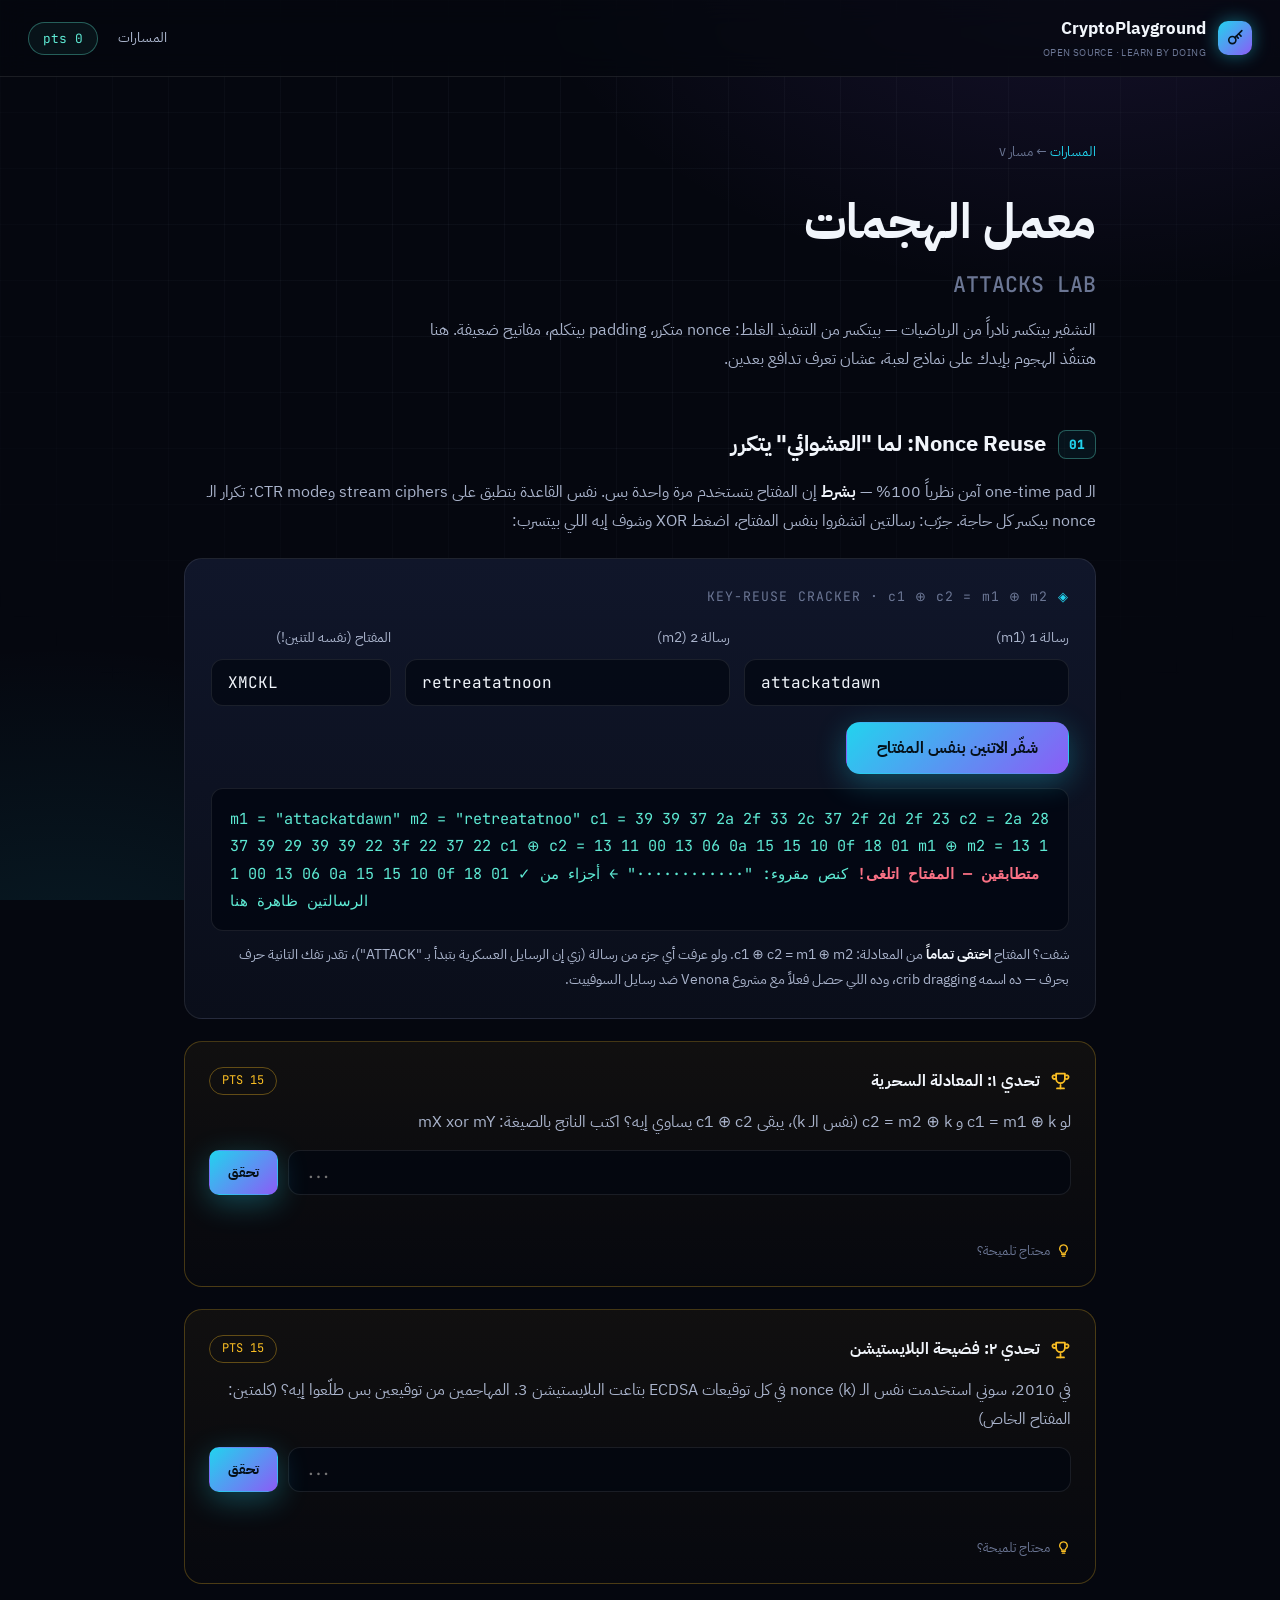
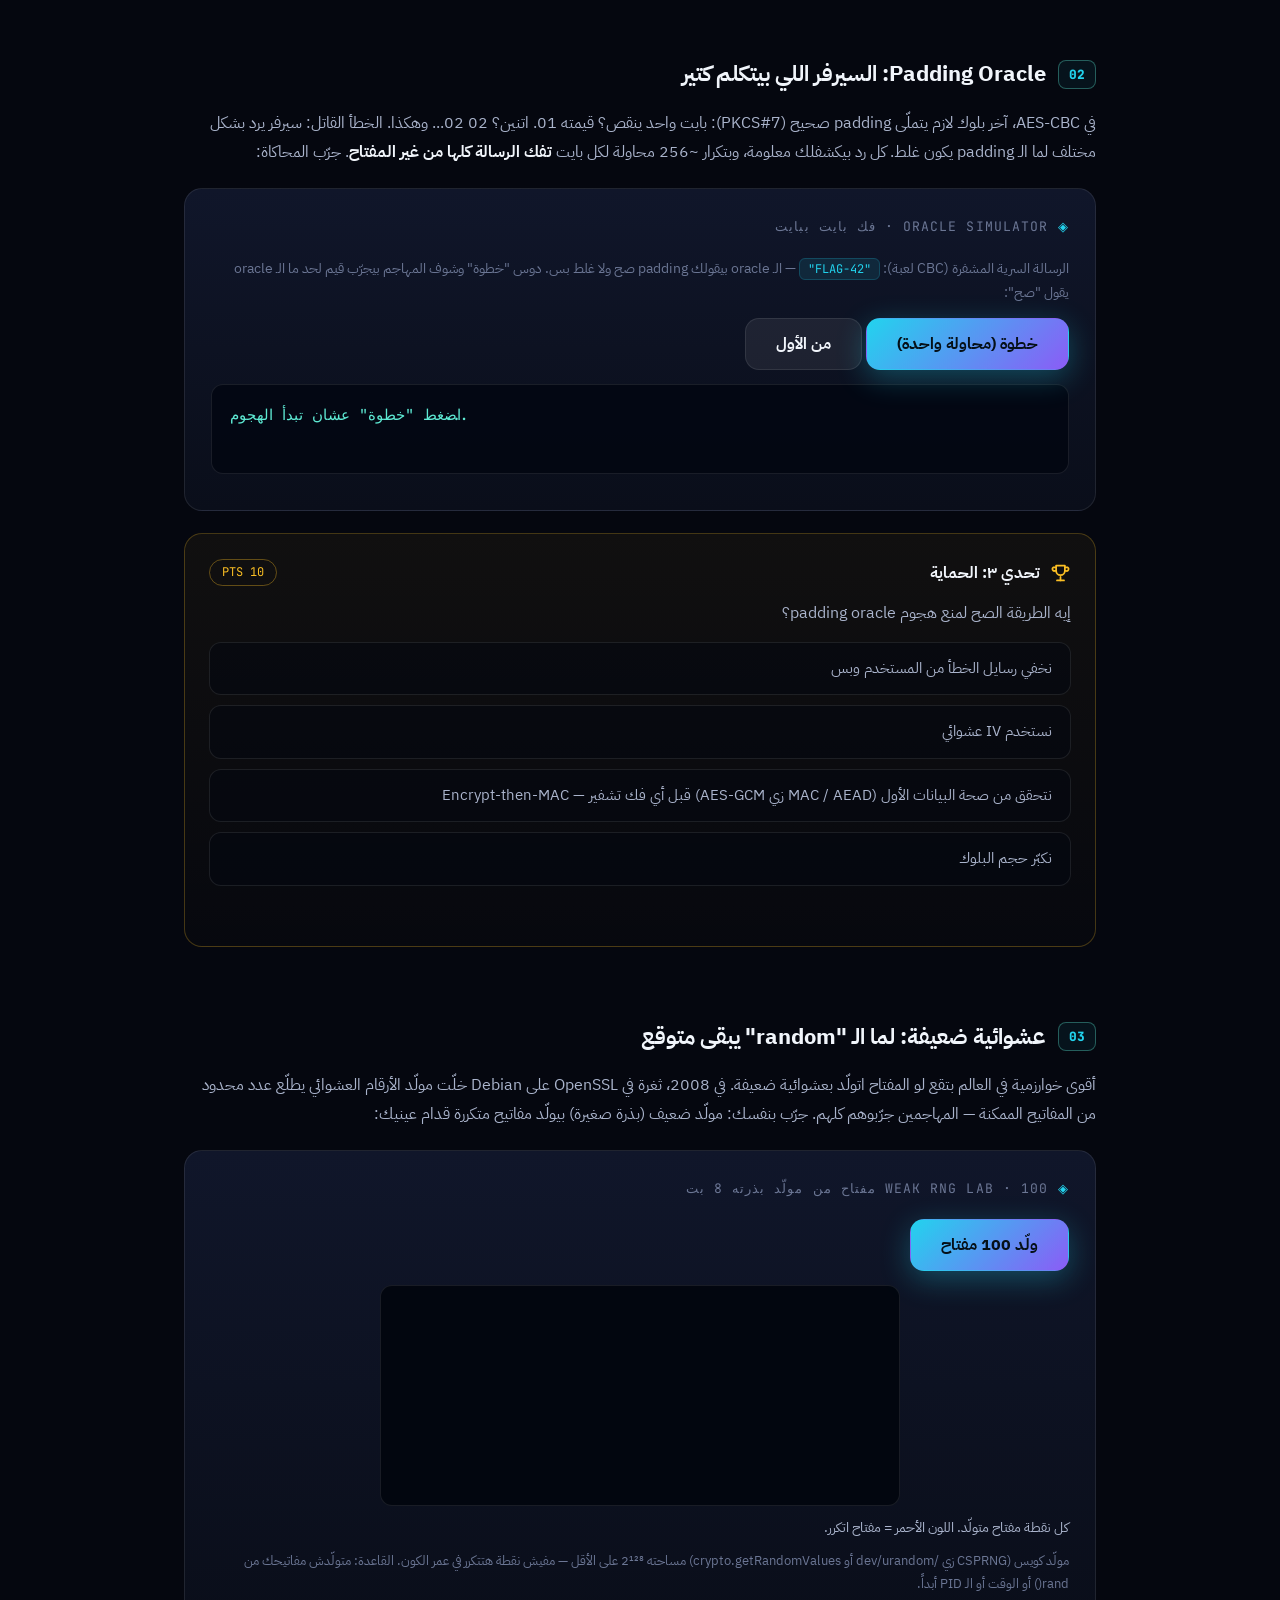
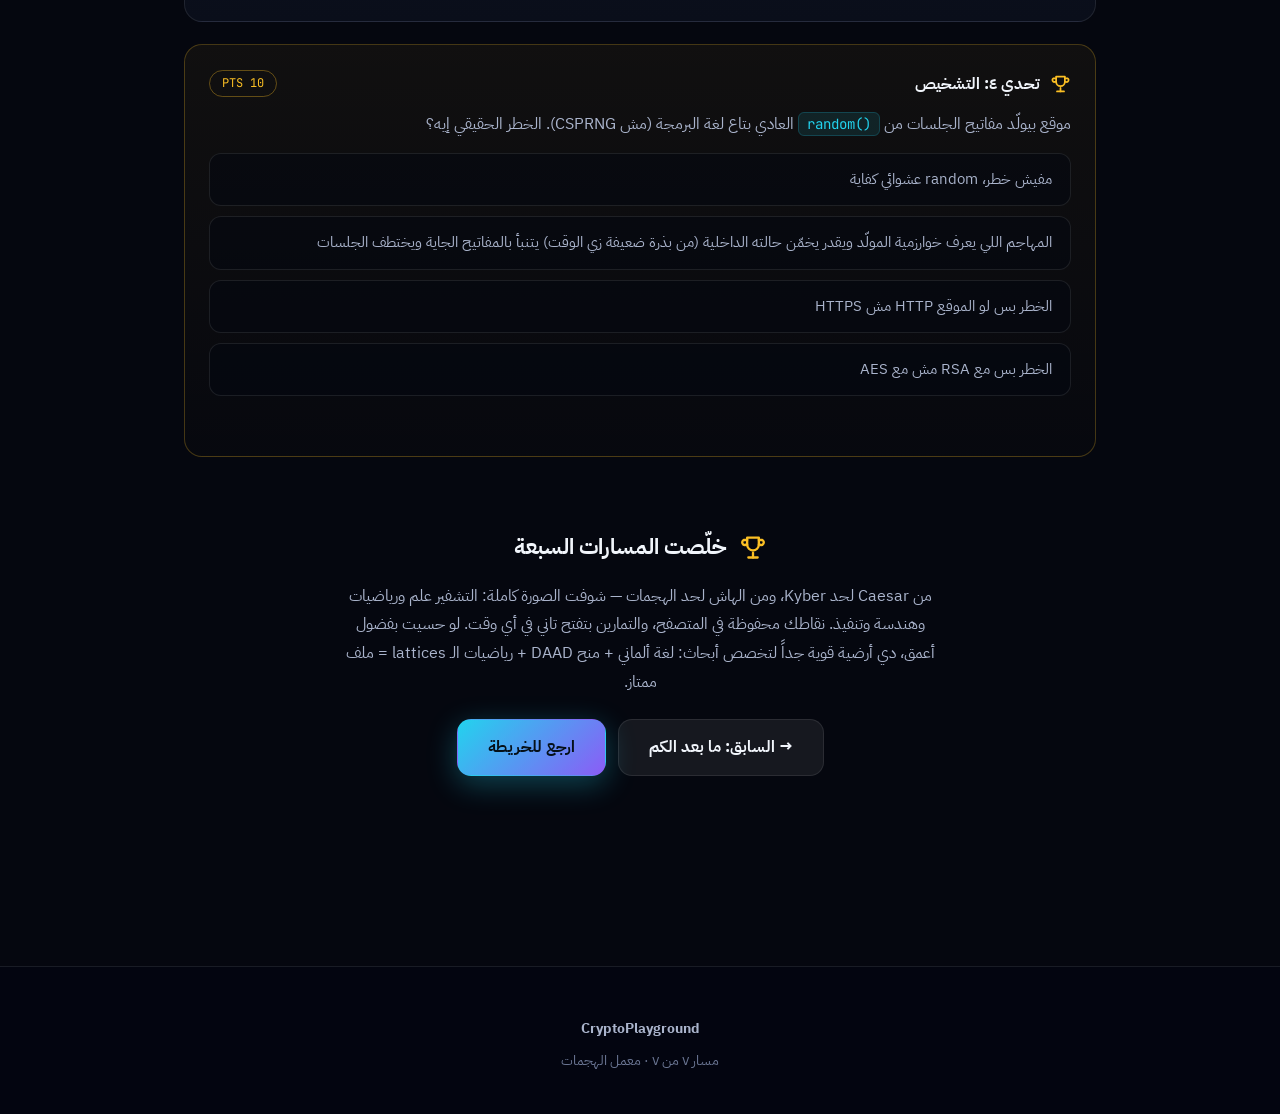
<file: modules/attacks.html>
<!DOCTYPE html>
<html lang="ar" dir="rtl">
<head>
<meta charset="UTF-8">
<meta name="viewport" content="width=device-width, initial-scale=1.0">
<title>معمل الهجمات — CryptoPlayground</title>
<link rel="preconnect" href="https://fonts.googleapis.com">
<link rel="preconnect" href="https://fonts.gstatic.com" crossorigin>
<link href="https://fonts.googleapis.com/css2?family=IBM+Plex+Sans+Arabic:wght@300;400;500;600;700&family=JetBrains+Mono:wght@400;700;800&display=swap" rel="stylesheet">
<link rel="stylesheet" href="../assets/css/main.css">
</head>
<body>
<div class="bg-fx"></div>

<nav class="nav">
  <a class="brand" href="../index.html">
    <span class="logo-mark"><i class="ic" data-icon="logo"></i></span>
    <span>CryptoPlayground<small>OPEN SOURCE · LEARN BY DOING</small></span>
  </a>
  <div class="nav-links">
    <a href="../index.html#modules">المسارات</a>
    <span class="nav-score" data-score>0 pts</span>
  </div>
</nav>

<header class="lab-hero">
  <div class="crumbs"><a href="../index.html#modules">المسارات</a> ← مسار ٧</div>
  <h1>معمل الهجمات <span class="en">ATTACKS LAB</span></h1>
  <p>التشفير بيتكسر نادراً من الرياضيات — بيتكسر من التنفيذ الغلط: nonce متكرر، padding بيتكلم، مفاتيح ضعيفة. هنا هتنفّذ الهجوم بإيدك على نماذج لعبة، عشان تعرف تدافع بعدين.</p>
</header>

<main class="lab-body">

  <!-- ===================== LESSON 1: NONCE REUSE ===================== -->
  <section class="lesson reveal">
    <h2><span class="num">01</span> Nonce Reuse: لما "العشوائي" يتكرر</h2>
    <p>
      الـ one-time pad آمن نظرياً 100% — <b>بشرط</b> إن المفتاح يتستخدم مرة واحدة بس.
      نفس القاعدة بتطبق على stream ciphers وCTR mode: تكرار الـ nonce بيكسر كل حاجة.
      جرّب: رسالتين اتشفروا بنفس المفتاح، اضغط XOR وشوف إيه اللي بيتسرب:
    </p>

    <div class="widget">
      <div class="widget-title">KEY-REUSE CRACKER · c1 ⊕ c2 = m1 ⊕ m2</div>
      <div class="field-row">
        <div class="field"><label>رسالة 1 (m1)</label><input type="text" id="nr-m1" class="mono" value="attackatdawn" maxlength="20"></div>
        <div class="field"><label>رسالة 2 (m2)</label><input type="text" id="nr-m2" class="mono" value="retreatatnoon" maxlength="20"></div>
        <div class="field" style="max-width:120px"><label>المفتاح (نفسه للتنين!)</label><input type="text" id="nr-k" class="mono" value="XMCKL"></div>
      </div>
      <button class="btn btn-primary" id="nr-run">شفّر الاتنين بنفس المفتاح</button>
      <div class="output-box" style="margin-top:14px;direction:ltr;text-align:left;font-family:var(--font-mono)" id="nr-out"></div>
      <p style="margin-top:12px;font-size:0.85rem;color:var(--text-mid)">
        شفت؟ المفتاح <b>اختفى تماماً</b> من المعادلة: c1 ⊕ c2 = m1 ⊕ m2. ولو عرفت أي جزء من رسالة (زي إن الرسايل العسكرية بتبدأ بـ "ATTACK")، تقدر تفك التانية حرف بحرف — ده اسمه crib dragging، وده اللي حصل فعلاً مع مشروع Venona ضد رسايل السوفييت.
      </p>
    </div>

    <div class="exercise" data-ex-id="at-1" data-answer-hash="f5279a37134e8e01eed8c0cfdf1772763e92c0e4c26c35baa878eae579da0a54" data-pts="15">
      <div class="ex-head"><span class="ex-title">تحدي ١: المعادلة السحرية</span><span class="ex-pts">15 PTS</span></div>
      <p class="q">لو c1 = m1 ⊕ k و c2 = m2 ⊕ k (نفس الـ k)، يبقى c1 ⊕ c2 يساوي إيه؟ اكتب الناتج بالصيغة: mX xor mY</p>
      <div class="ex-row">
        <input type="text" placeholder="..." data-ex-input>
        <button class="btn btn-primary btn-sm" data-check>تحقق</button>
      </div>
      <div class="ex-feedback"></div>
      <div class="ex-hint">محتاج تلميحة؟
        <span class="hint-body">الـ k بيظهر مرتين في الـ XOR، وأي حاجة XOR نفسها بتساوي صفر.</span>
      </div>
    </div>

    <div class="exercise" data-ex-id="at-2" data-answer-hash="d7cd482cb958ef235f5d26e852472ba1ee5309eab18e3c6712181a7bfae80000" data-pts="15">
      <div class="ex-head"><span class="ex-title">تحدي ٢: فضيحة البلايستيشن</span><span class="ex-pts">15 PTS</span></div>
      <p class="q">في 2010، سوني استخدمت نفس الـ nonce (k) في كل توقيعات ECDSA بتاعت البلايستيشن 3. المهاجمين من توقيعين بس طلّعوا إيه؟ (كلمتين: المفتاح الخاص)</p>
      <div class="ex-row">
        <input type="text" placeholder="..." data-ex-input>
        <button class="btn btn-primary btn-sm" data-check>تحقق</button>
      </div>
      <div class="ex-feedback"></div>
      <div class="ex-hint">محتاج تلميحة؟
        <span class="hint-body">الحاجة اللي مفروض محدش يعرفها غير سوني نفسها... وبكده أي حد يقدر يمضّع برامج على إنها رسمية.</span>
      </div>
    </div>
  </section>

  <!-- ===================== LESSON 2: PADDING ORACLE ===================== -->
  <section class="lesson reveal">
    <h2><span class="num">02</span> Padding Oracle: السيرفر اللي بيتكلم كتير</h2>
    <p>
      في AES-CBC، آخر بلوك لازم يتملّى padding صحيح (PKCS#7): بايت واحد ينقص؟ قيمته 01. اتنين؟ 02 02... وهكذا.
      الخطأ القاتل: سيرفر يرد بشكل مختلف لما الـ padding يكون غلط.
      كل رد بيكشفلك معلومة، وبتكرار ~256 محاولة لكل بايت <b>تفك الرسالة كلها من غير المفتاح</b>. جرّب المحاكاة:
    </p>

    <div class="widget">
      <div class="widget-title">ORACLE SIMULATOR · فك بايت ببايت</div>
      <p style="font-size:0.85rem;color:var(--text-low);margin-bottom:12px">
        الرسالة السرية المشفرة (CBC لعبة): <span class="inline-code">"FLAG-42"</span> — الـ oracle بيقولك padding صح ولا غلط بس. دوس "خطوة" وشوف المهاجم بيجرّب قيم لحد ما الـ oracle يقول "صح":
      </p>
      <button class="btn btn-primary" id="po-step">خطوة (محاولة واحدة)</button>
      <button class="btn btn-ghost" id="po-reset">من الأول</button>
      <div class="output-box" style="margin-top:14px;direction:ltr;text-align:left;font-family:var(--font-mono);min-height:90px" id="po-out">اضغط "خطوة" عشان تبدأ الهجوم...</div>
      <div id="po-progress" style="margin-top:10px;font-size:0.85rem;color:var(--amber)"></div>
    </div>

    <div class="exercise" data-ex-id="at-3" data-mcq data-pts="10">
      <div class="ex-head"><span class="ex-title">تحدي ٣: الحماية</span><span class="ex-pts">10 PTS</span></div>
      <p class="q">إيه الطريقة الصح لمنع هجوم padding oracle؟</p>
      <div class="mcq-options">
        <div class="mcq-opt">نخفي رسايل الخطأ من المستخدم وبس</div>
        <div class="mcq-opt">نستخدم IV عشوائي</div>
        <div class="mcq-opt" data-correct>نتحقق من صحة البيانات الأول (MAC / AEAD زي AES-GCM) قبل أي فك تشفير — Encrypt-then-MAC</div>
        <div class="mcq-opt">نكبّر حجم البلوك</div>
      </div>
      <div class="ex-feedback"></div>
    </div>
  </section>

  <!-- ===================== LESSON 3: WEAK RANDOMNESS ===================== -->
  <section class="lesson reveal">
    <h2><span class="num">03</span> عشوائية ضعيفة: لما الـ "random" يبقى متوقع</h2>
    <p>
      أقوى خوارزمية في العالم بتقع لو المفتاح اتولّد بعشوائية ضعيفة. في 2008، ثغرة في OpenSSL على Debian خلّت
      مولّد الأرقام العشوائي يطلّع عدد محدود من المفاتيح الممكنة — المهاجمين جرّبوهم كلهم.
      جرّب بنفسك: مولّد ضعيف (بذرة صغيرة) بيولّد مفاتيح متكررة قدام عينيك:
    </p>

    <div class="widget">
      <div class="widget-title">WEAK RNG LAB · 100 مفتاح من مولّد بذرته 8 بت</div>
      <button class="btn btn-primary" id="rng-run">ولّد 100 مفتاح</button>
      <canvas id="rng-canvas" width="520" height="220" style="width:100%;max-width:520px;display:block;margin:14px auto 0;border-radius:12px;border:1px solid var(--stroke);background:#02060f"></canvas>
      <p style="margin-top:10px;font-size:0.85rem;color:var(--text-mid)" id="rng-caption">كل نقطة مفتاح متولّد. اللون الأحمر = مفتاح اتكرر.</p>
      <p style="margin-top:8px;font-size:0.8rem;color:var(--text-low)">
        مولّد كويس (CSPRNG زي /dev/urandom أو crypto.getRandomValues) مساحته 2¹²⁸ على الأقل — مفيش نقطة هتتكرر في عمر الكون. القاعدة: متولّدش مفاتيحك من rand() أو الوقت أو الـ PID أبداً.
      </p>
    </div>

    <div class="exercise" data-ex-id="at-4" data-mcq data-pts="10">
      <div class="ex-head"><span class="ex-title">تحدي ٤: التشخيص</span><span class="ex-pts">10 PTS</span></div>
      <p class="q">موقع بيولّد مفاتيح الجلسات من <span class="inline-code">random()</span> العادي بتاع لغة البرمجة (مش CSPRNG). الخطر الحقيقي إيه؟</p>
      <div class="mcq-options">
        <div class="mcq-opt">مفيش خطر، random عشوائي كفاية</div>
        <div class="mcq-opt" data-correct>المهاجم اللي يعرف خوارزمية المولّد ويقدر يخمّن حالته الداخلية (من بذرة ضعيفة زي الوقت) يتنبأ بالمفاتيح الجاية ويختطف الجلسات</div>
        <div class="mcq-opt">الخطر بس لو الموقع HTTP مش HTTPS</div>
        <div class="mcq-opt">الخطر بس مع RSA مش مع AES</div>
      </div>
      <div class="ex-feedback"></div>
    </div>
  </section>

  <!-- ===================== FINALE ===================== -->
  <section class="lesson reveal" style="text-align:center">
    <h2 style="justify-content:center"><i class="ic" data-icon="trophy" style="width:28px;height:28px;color:var(--amber)"></i> خلّصت المسارات السبعة</h2>
    <p style="max-width:600px;margin:0 auto">
      من Caesar لحد Kyber، ومن الهاش لحد الهجمات — شوفت الصورة كاملة: التشفير علم ورياضيات وهندسة وتنفيذ.
      نقاطك محفوظة في المتصفح، والتمارين بتفتح تاني في أي وقت.
      لو حسيت بفضول أعمق، دي أرضية قوية جداً لتخصص أبحاث: لغة ألماني + منح DAAD + رياضيات الـ lattices = ملف ممتاز.
    </p>
    <div style="margin-top:22px;display:flex;gap:12px;justify-content:center;flex-wrap:wrap">
      <a class="btn btn-ghost" href="pqc.html">→ السابق: ما بعد الكم</a>
      <a class="btn btn-primary" href="../index.html#modules">ارجع للخريطة</a>
    </div>
  </section>
</main>

<footer class="footer">
  <div class="f-brand">CryptoPlayground</div>
  <p>مسار ٧ من ٧ · معمل الهجمات</p>
</footer>

<script src="../assets/js/lab.js"></script>
<script>
(function () {
  "use strict";

  /* ---------- nonce reuse demo ---------- */
  function xorStrings(a, b) {
    const out = [];
    for (let i = 0; i < a.length; i++) out.push(a.charCodeAt(i) ^ b.charCodeAt(i % b.length));
    return out;
  }
  function hexArr(arr) { return arr.map(x => x.toString(16).padStart(2, "0")).join(" "); }
  function printable(arr) {
    return arr.map(x => (x >= 32 && x < 127) ? String.fromCharCode(x) : "·").join("");
  }
  function runNR() {
    const m1 = document.getElementById("nr-m1").value.toLowerCase().replace(/[^a-z]/g, "").padEnd(10, "x").slice(0, 12);
    const m2 = document.getElementById("nr-m2").value.toLowerCase().replace(/[^a-z]/g, "").padEnd(10, "x").slice(0, 12);
    const k = (document.getElementById("nr-k").value || "KEY");
    const c1 = xorStrings(m1, k), c2 = xorStrings(m2, k);
    const leak = c1.map((x, i) => x ^ c2[i]);
    const direct = xorStrings(m1, m2);
    const same = JSON.stringify(leak) === JSON.stringify(direct);
    document.getElementById("nr-out").innerHTML =
      "m1 = \"" + m1 + "\"\n" +
      "m2 = \"" + m2 + "\"\n" +
      "c1 = " + hexArr(c1) + "\n" +
      "c2 = " + hexArr(c2) + "\n" +
      "c1 ⊕ c2 = " + hexArr(leak) + "\n" +
      "m1 ⊕ m2 = " + hexArr(direct) + "   " + (same ? "✓ <b style='color:var(--red)'>متطابقين — المفتاح اتلغى!</b>" : "") + "\n" +
      "كنص مقروء: \"" + printable(leak) + "\"  ← أجزاء من الرسالتين ظاهرة هنا";
  }
  document.getElementById("nr-run").addEventListener("click", runNR);
  runNR();

  /* ---------- padding oracle simulator ---------- */
  const secret = "FLAG-42";
  let poState = null;
  function poReset() {
    poState = { decrypted: [], byteIdx: secret.length - 1, guess: 0, pad: 1 };
    document.getElementById("po-out").innerHTML = "اضغط \"خطوة\" عشان تبدأ الهجوم...";
    document.getElementById("po-progress").textContent = "";
  }
  function poStep() {
    if (!poState || poState.byteIdx < 0) poReset(), poState.byteIdx = secret.length - 1;
    if (poState.byteIdx < 0) return;
    const target = secret.charCodeAt(poState.byteIdx);
    const lines = [];
    poState.guess++;
    // simulate: correct guess found when guess count == (256 - target) simplified: use target-based
    const found = poState.guess >= ((target * 7 + poState.byteIdx * 13) % 180) + 30;
    if (!found) {
      lines.push("بايت " + (poState.byteIdx + 1) + "/" + secret.length + " · محاولة " + poState.guess + " · guess=0x" + (poState.guess % 256).toString(16).padStart(2, "0") + " → <span style='color:var(--red)'>padding غلط</span>");
    } else {
      lines.push("بايت " + (poState.byteIdx + 1) + "/" + secret.length + " · محاولة " + poState.guess + " → <span style='color:var(--green)'>padding صح!</span> البايت المفكوك: <b style='color:var(--amber)'>0x" + target.toString(16).padStart(2, "0") + "</b> (\"" + secret[poState.byteIdx] + "\")");
      poState.decrypted.unshift(secret[poState.byteIdx]);
      poState.byteIdx--; poState.guess = 0;
    }
    const box = document.getElementById("po-out");
    box.innerHTML = box.innerHTML.split("\n").slice(-6).join("\n") + (box.innerHTML.includes("اضغط") ? "" : "\n") + lines.join("\n");
    if (box.innerHTML.includes("اضغط")) box.innerHTML = lines.join("\n");
    const done = poState.byteIdx < 0;
    document.getElementById("po-progress").textContent = done
      ? "انتهى الهجوم! الرسالة المفكوكة: \"" + poState.decrypted.join("") + "\" — من غير المفتاح خالص."
      : "المفكوك لحد دلوقتي: " + poState.decrypted.join("");
  }
  document.getElementById("po-step").addEventListener("click", poStep);
  document.getElementById("po-reset").addEventListener("click", poReset);

  /* ---------- weak RNG lab ---------- */
  const rcv = document.getElementById("rng-canvas");
  const rctx = rcv.getContext("2d");
  function runRNG() {
    rctx.clearRect(0, 0, rcv.width, rcv.height);
    const seen = {};
    let dupes = 0;
    // weak generator: seed = counter, key = LCG(seed) with tiny modulus
    for (let i = 0; i < 100; i++) {
      let s = i % 256; // 8-bit seed space
      let x = s;
      x = (x * 1103515245 + 12345) & 0x7fffffff;
      const key = x % 997;
      const px = 20 + (key % 50) * 9.6, py = 20 + Math.floor(key / 50) * 10;
      const dupe = seen[key];
      seen[key] = true;
      if (dupe) dupes++;
      rctx.fillStyle = dupe ? "#f87171" : "rgba(34,211,238,0.7)";
      rctx.beginPath(); rctx.arc(px, py, dupe ? 4 : 3, 0, 7); rctx.fill();
    }
    document.getElementById("rng-caption").innerHTML =
      "من 100 مفتاح، <b style='color:var(--red)'>" + dupes + " مفتاح اتكرر</b> — مساحة البحث الحقيقية 256 بذرة بس، المهاجم يجرّبهم كلهم في أقل من ثانية.";
  }
  document.getElementById("rng-run").addEventListener("click", runRNG);
})();
</script>
</body>
</html>
</file>
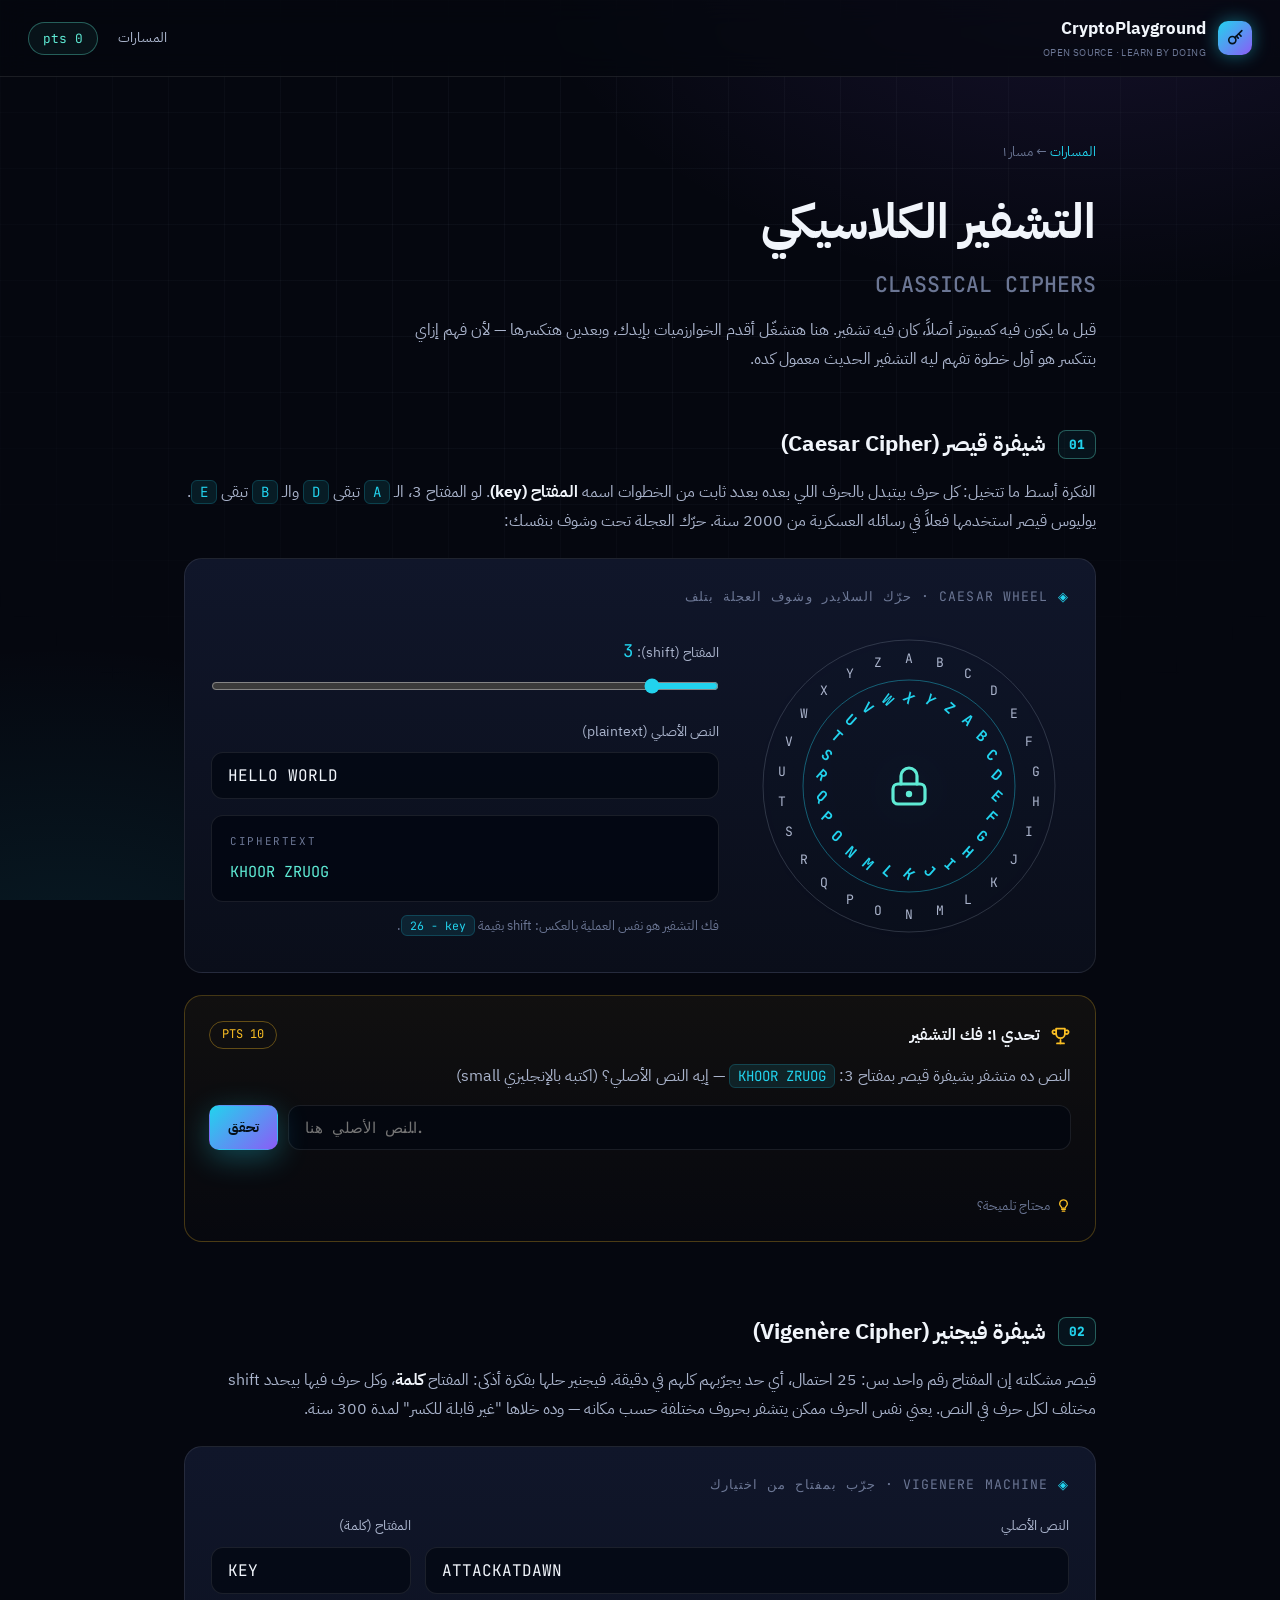
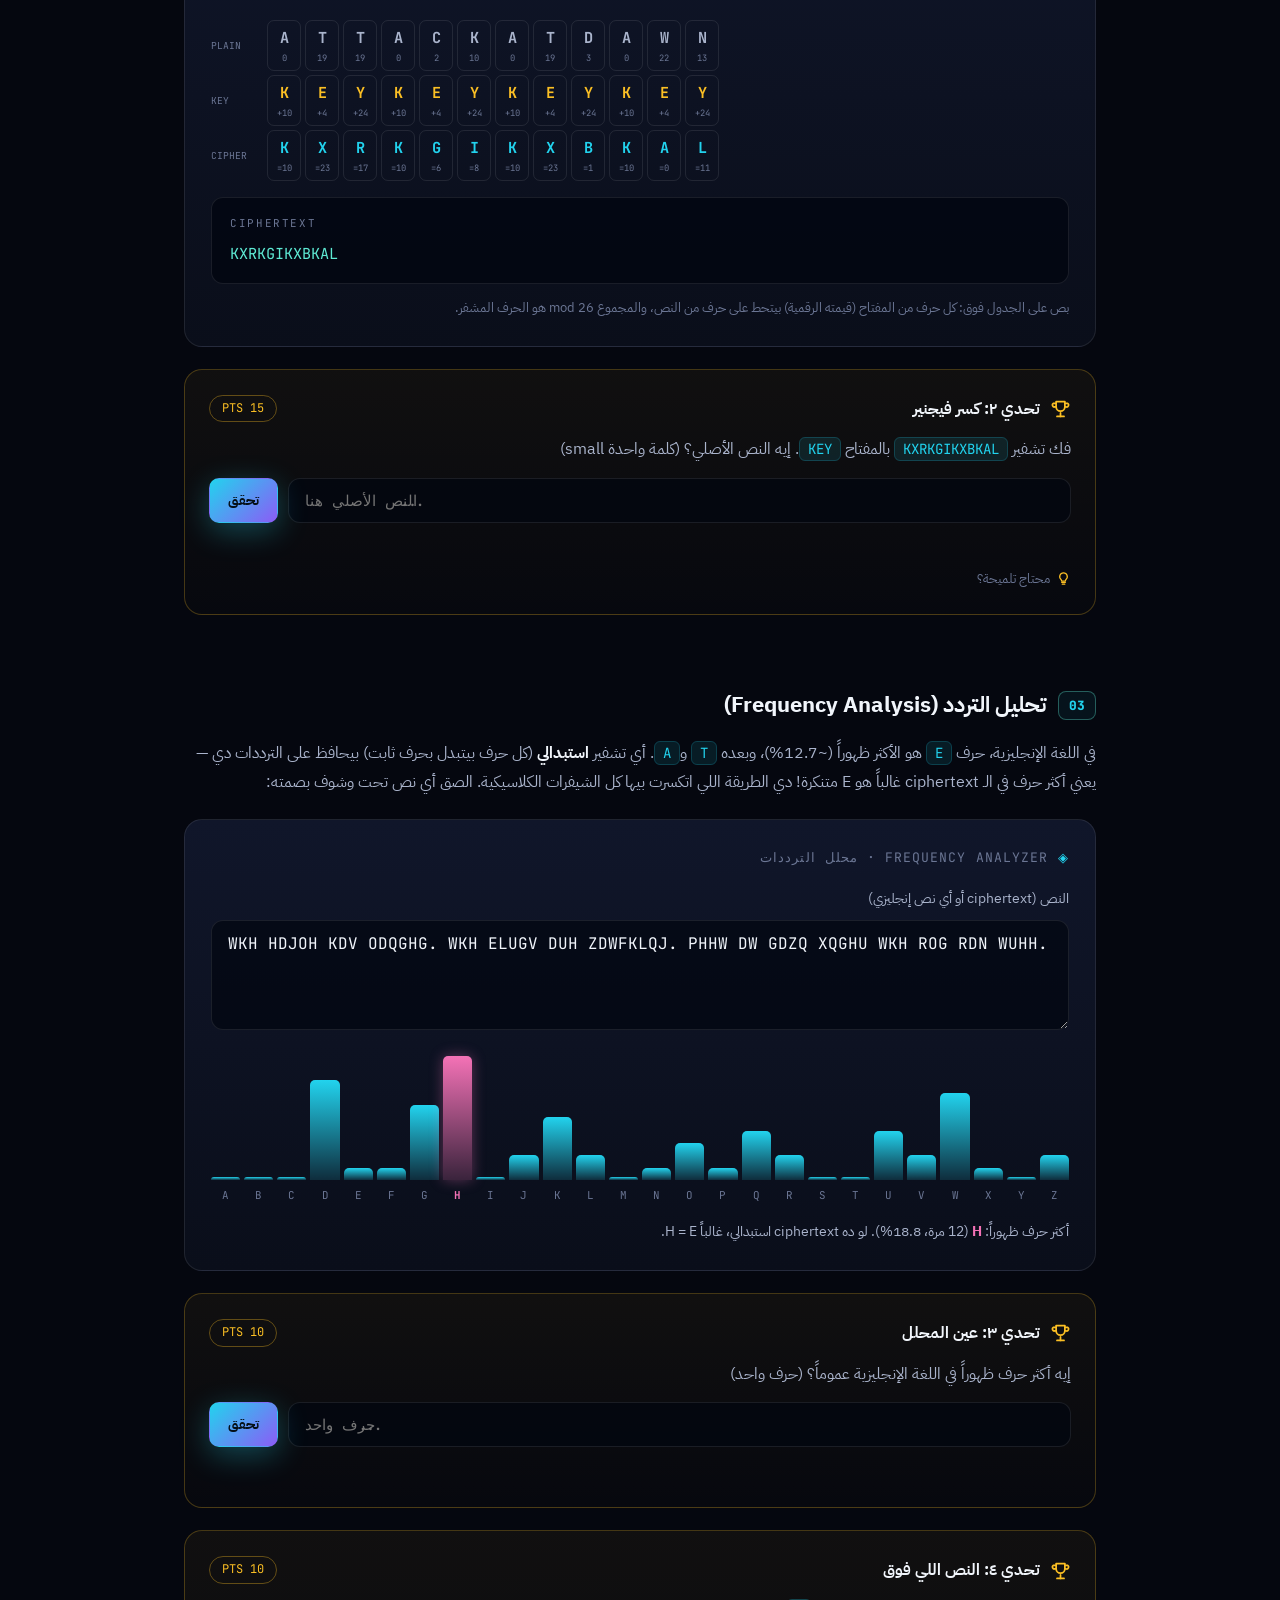
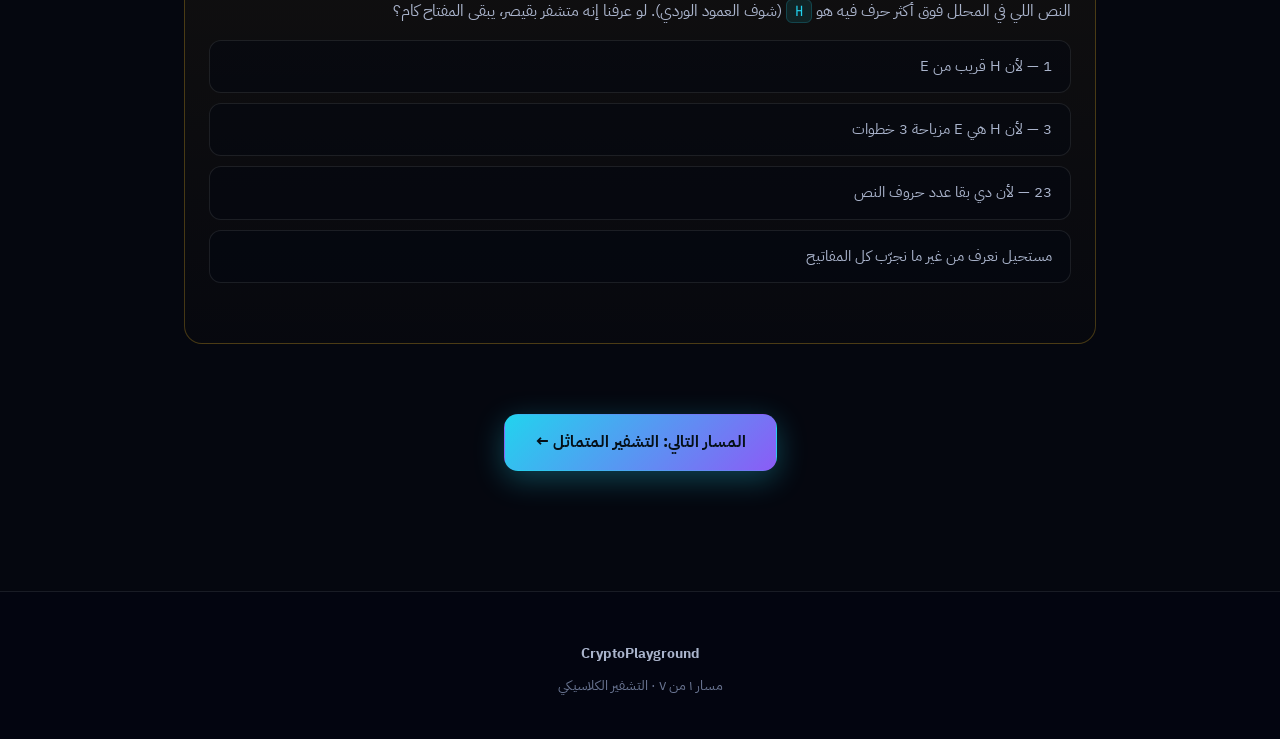
<file: modules/classical.html>
<!DOCTYPE html>
<html lang="ar" dir="rtl">
<head>
<meta charset="UTF-8">
<meta name="viewport" content="width=device-width, initial-scale=1.0">
<title>التشفير الكلاسيكي — CryptoPlayground</title>
<link rel="preconnect" href="https://fonts.googleapis.com">
<link rel="preconnect" href="https://fonts.gstatic.com" crossorigin>
<link href="https://fonts.googleapis.com/css2?family=IBM+Plex+Sans+Arabic:wght@300;400;500;600;700&family=JetBrains+Mono:wght@400;700;800&display=swap" rel="stylesheet">
<link rel="stylesheet" href="../assets/css/main.css">
</head>
<body>
<div class="bg-fx"></div>

<nav class="nav">
  <a class="brand" href="../index.html">
    <span class="logo-mark"><i class="ic" data-icon="logo"></i></span>
    <span>CryptoPlayground<small>OPEN SOURCE · LEARN BY DOING</small></span>
  </a>
  <div class="nav-links">
    <a href="../index.html#modules">المسارات</a>
    <span class="nav-score" data-score>0 pts</span>
  </div>
</nav>

<header class="lab-hero">
  <div class="crumbs"><a href="../index.html#modules">المسارات</a> ← مسار ١</div>
  <h1>التشفير الكلاسيكي <span class="en">CLASSICAL CIPHERS</span></h1>
  <p>قبل ما يكون فيه كمبيوتر أصلاً، كان فيه تشفير. هنا هتشغّل أقدم الخوارزميات بإيدك، وبعدين هتكسرها — لأن فهم إزاي بتتكسر هو أول خطوة تفهم ليه التشفير الحديث معمول كده.</p>
</header>

<main class="lab-body">

  <!-- ===================== LESSON 1: CAESAR ===================== -->
  <section class="lesson reveal">
    <h2><span class="num">01</span> شيفرة قيصر (Caesar Cipher)</h2>
    <p>
      الفكرة أبسط ما تتخيل: كل حرف بيتبدل بالحرف اللي بعده بعدد ثابت من الخطوات اسمه <b>المفتاح (key)</b>.
      لو المفتاح 3، الـ <span class="inline-code">A</span> تبقى <span class="inline-code">D</span> والـ <span class="inline-code">B</span> تبقى <span class="inline-code">E</span>.
      يوليوس قيصر استخدمها فعلاً في رسائله العسكرية من 2000 سنة. حرّك العجلة تحت وشوف بنفسك:
    </p>

    <div class="widget">
      <div class="widget-title">CAESAR WHEEL · حرّك السلايدر وشوف العجلة بتلف</div>
      <div class="wheel-wrap">
        <svg id="caesar-wheel" width="320" height="320" viewBox="0 0 320 320" aria-label="Caesar wheel"></svg>
        <div style="flex:1;min-width:260px">
          <div class="field">
            <label>المفتاح (shift): <span class="range-val" id="shift-val">3</span></label>
            <input type="range" id="shift" min="0" max="25" value="3">
          </div>
          <div class="field">
            <label>النص الأصلي (plaintext)</label>
            <input type="text" id="caesar-plain" class="mono" value="HELLO WORLD" maxlength="40">
          </div>
          <div class="output-box"><span class="lbl">CIPHERTEXT</span><span id="caesar-out"></span></div>
          <p style="margin-top:12px;font-size:0.82rem;color:var(--text-low)">
            فك التشفير هو نفس العملية بالعكس: shift بقيمة <span class="inline-code">26 - key</span>.
          </p>
        </div>
      </div>
    </div>

    <div class="exercise" data-ex-id="cl-1" data-answer-hash="b94d27b9934d3e08a52e52d7da7dabfac484efe37a5380ee9088f7ace2efcde9" data-pts="10">
      <div class="ex-head"><span class="ex-title">تحدي ١: فك التشفير</span><span class="ex-pts">10 PTS</span></div>
      <p class="q">النص ده متشفر بشيفرة قيصر بمفتاح 3: <span class="inline-code">KHOOR ZRUOG</span> — إيه النص الأصلي؟ (اكتبه بالإنجليزي small)</p>
      <div class="ex-row">
        <input type="text" placeholder="النص الأصلي هنا..." data-ex-input>
        <button class="btn btn-primary btn-sm" data-check>تحقق</button>
      </div>
      <div class="ex-feedback"></div>
      <div class="ex-hint">محتاج تلميحة؟
        <span class="hint-body">كل حرف ارجع بيه 3 خطوات ورا: K → H ،O → L ،R → O ... جرّب في العجلة فوق بمفتاح 23.</span>
      </div>
    </div>
  </section>

  <!-- ===================== LESSON 2: VIGENERE ===================== -->
  <section class="lesson reveal">
    <h2><span class="num">02</span> شيفرة فيجنير (Vigenère Cipher)</h2>
    <p>
      قيصر مشكلته إن المفتاح رقم واحد بس: 25 احتمال، أي حد يجرّبهم كلهم في دقيقة.
      فيجنير حلها بفكرة أذكى: المفتاح <b>كلمة</b>، وكل حرف فيها بيحدد shift مختلف لكل حرف في النص.
      يعني نفس الحرف ممكن يتشفر بحروف مختلفة حسب مكانه — وده خلاها "غير قابلة للكسر" لمدة 300 سنة.
    </p>

    <div class="widget">
      <div class="widget-title">VIGENERE MACHINE · جرّب بمفتاح من اختيارك</div>
      <div class="field-row">
        <div class="field">
          <label>النص الأصلي</label>
          <input type="text" id="vig-plain" class="mono" value="ATTACKATDAWN" maxlength="30">
        </div>
        <div class="field" style="max-width:200px">
          <label>المفتاح (كلمة)</label>
          <input type="text" id="vig-key" class="mono" value="KEY" maxlength="12">
        </div>
      </div>
      <div id="vig-table" style="margin:10px 0 16px"></div>
      <div class="output-box"><span class="lbl">CIPHERTEXT</span><span id="vig-out"></span></div>
      <p style="margin-top:12px;font-size:0.82rem;color:var(--text-low)">
        بص على الجدول فوق: كل حرف من المفتاح (قيمته الرقمية) بيتحط على حرف من النص، والمجموع mod 26 هو الحرف المشفر.
      </p>
    </div>

    <div class="exercise" data-ex-id="cl-2" data-answer-hash="2503a8d58acc095633918ce909e24309255972539d2d93319c13c29f3024d960" data-pts="15">
      <div class="ex-head"><span class="ex-title">تحدي ٢: كسر فيجنير</span><span class="ex-pts">15 PTS</span></div>
      <p class="q">فك تشفير <span class="inline-code">KXRKGIKXBKAL</span> بالمفتاح <span class="inline-code">KEY</span>. إيه النص الأصلي؟ (كلمة واحدة small)</p>
      <div class="ex-row">
        <input type="text" placeholder="النص الأصلي هنا..." data-ex-input>
        <button class="btn btn-primary btn-sm" data-check>تحقق</button>
      </div>
      <div class="ex-feedback"></div>
      <div class="ex-hint">محتاج تلميحة؟
        <span class="hint-body">فك التشفير عكس التشفير: اطرح قيمة حرف المفتاح من حرف الـ ciphertext (mod 26). استخدم الآلة فوق — لو كتبت الـ ciphertext والمفتاح هتقدر تقرأ العكس من الجدول.</span>
      </div>
    </div>
  </section>

  <!-- ===================== LESSON 3: FREQUENCY ANALYSIS ===================== -->
  <section class="lesson reveal">
    <h2><span class="num">03</span> تحليل التردد (Frequency Analysis)</h2>
    <p>
      في اللغة الإنجليزية، حرف <span class="inline-code">E</span> هو الأكثر ظهوراً (~12.7%)، وبعده <span class="inline-code">T</span> و<span class="inline-code">A</span>.
      أي تشفير <b>استبدالي</b> (كل حرف بيتبدل بحرف ثابت) بيحافظ على الترددات دي — يعني أكثر حرف في الـ ciphertext غالباً هو E متنكرة!
      دي الطريقة اللي اتكسرت بيها كل الشيفرات الكلاسيكية. الصق أي نص تحت وشوف بصمته:
    </p>

    <div class="widget">
      <div class="widget-title">FREQUENCY ANALYZER · محلل الترددات</div>
      <div class="field">
        <label>النص (ciphertext أو أي نص إنجليزي)</label>
        <textarea id="freq-input" class="mono" rows="4">WKH HDJOH KDV ODQGHG. WKH ELUGV DUH ZDWFKLQJ. PHHW DW GDZQ XQGHU WKH ROG RDN WUHH.</textarea>
      </div>
      <div class="freq-bars" id="freq-bars"></div>
      <p style="margin-top:14px;font-size:0.85rem;color:var(--text-mid)" id="freq-verdict"></p>
    </div>

    <div class="exercise" data-ex-id="cl-3" data-answer-hash="3f79bb7b435b05321651daefd374cdc681dc06faa65e374e38337b88ca046dea" data-pts="10">
      <div class="ex-head"><span class="ex-title">تحدي ٣: عين المحلل</span><span class="ex-pts">10 PTS</span></div>
      <p class="q">إيه أكثر حرف ظهوراً في اللغة الإنجليزية عموماً؟ (حرف واحد)</p>
      <div class="ex-row">
        <input type="text" placeholder="حرف واحد..." maxlength="2" data-ex-input>
        <button class="btn btn-primary btn-sm" data-check>تحقق</button>
      </div>
      <div class="ex-feedback"></div>
    </div>

    <div class="exercise" data-ex-id="cl-4" data-mcq data-pts="10">
      <div class="ex-head"><span class="ex-title">تحدي ٤: النص اللي فوق</span><span class="ex-pts">10 PTS</span></div>
      <p class="q">النص اللي في المحلل فوق أكثر حرف فيه هو <span class="inline-code">H</span> (شوف العمود الوردي). لو عرفنا إنه متشفر بقيصر، يبقى المفتاح كام؟</p>
      <div class="mcq-options">
        <div class="mcq-opt">1 — لأن H قريب من E</div>
        <div class="mcq-opt" data-correct>3 — لأن H هي E مزياحة 3 خطوات</div>
        <div class="mcq-opt">23 — لأن دي بقا عدد حروف النص</div>
        <div class="mcq-opt">مستحيل نعرف من غير ما نجرّب كل المفاتيح</div>
      </div>
      <div class="ex-feedback"></div>
    </div>
  </section>

  <div style="text-align:center;margin-top:40px">
    <a class="btn btn-primary" href="symmetric.html">المسار التالي: التشفير المتماثل ←</a>
  </div>
</main>

<footer class="footer">
  <div class="f-brand">CryptoPlayground</div>
  <p>مسار ١ من ٧ · التشفير الكلاسيكي</p>
</footer>

<script src="../assets/js/lab.js"></script>
<script>
(function () {
  "use strict";
  const AZ = "ABCDEFGHIJKLMNOPQRSTUVWXYZ";

  /* ---------- Caesar wheel (SVG) ---------- */
  const svg = document.getElementById("caesar-wheel");
  const NS = "http://www.w3.org/2000/svg";
  function ring(radius, letters, cls, rotDeg) {
    const g = document.createElementNS(NS, "g");
    g.setAttribute("class", cls);
    for (let i = 0; i < 26; i++) {
      const a = (i / 26) * Math.PI * 2 - Math.PI / 2;
      const t = document.createElementNS(NS, "text");
      t.setAttribute("x", 160 + Math.cos(a) * radius);
      t.setAttribute("y", 160 + Math.sin(a) * radius + 5);
      t.setAttribute("text-anchor", "middle");
      t.setAttribute("fill", cls === "outer" ? "#aab4cc" : "#22d3ee");
      t.setAttribute("font-size", cls === "outer" ? "13" : "15");
      t.setAttribute("font-family", "JetBrains Mono, monospace");
      t.setAttribute("font-weight", cls === "outer" ? "400" : "700");
      t.textContent = letters[i];
      g.appendChild(t);
    }
    const c = document.createElementNS(NS, "circle");
    c.setAttribute("cx", 160); c.setAttribute("cy", 160); c.setAttribute("r", radius + 18);
    c.setAttribute("fill", "none");
    c.setAttribute("stroke", cls === "outer" ? "rgba(148,163,184,0.25)" : "rgba(34,211,238,0.4)");
    c.setAttribute("stroke-width", "1");
    svg.appendChild(c);
    svg.appendChild(g);
    return g;
  }
  const outerG = ring(128, AZ, "outer");
  const innerG = ring(88, AZ, "inner");
  // center lock (inline SVG paths — no font dependency)
  const lockG = document.createElementNS(NS, "g");
  lockG.setAttribute("transform", "translate(136,136) scale(2)");
  lockG.setAttribute("fill", "none");
  lockG.setAttribute("stroke", "#5eead4");
  lockG.setAttribute("stroke-width", "1.6");
  lockG.setAttribute("stroke-linecap", "round");
  lockG.setAttribute("stroke-linejoin", "round");
  [["rect", { x: 4, y: 11, width: 16, height: 10, rx: 2.5 }],
   ["path", { d: "M8 11V7a4 4 0 0 1 8 0v4" }]
  ].forEach(([tag, attrs]) => {
    const el = document.createElementNS(NS, tag);
    for (const k in attrs) el.setAttribute(k, attrs[k]);
    lockG.appendChild(el);
  });
  const lockDot = document.createElementNS(NS, "circle");
  lockDot.setAttribute("cx", 12); lockDot.setAttribute("cy", 16); lockDot.setAttribute("r", 1.6);
  lockDot.setAttribute("fill", "#5eead4"); lockDot.setAttribute("stroke", "none");
  lockG.appendChild(lockDot);
  svg.appendChild(lockG);

  const shiftInput = document.getElementById("shift");
  const shiftVal = document.getElementById("shift-val");
  const plainInput = document.getElementById("caesar-plain");
  const outEl = document.getElementById("caesar-out");

  function caesar(text, k) {
    return text.toUpperCase().split("").map(ch => {
      const i = AZ.indexOf(ch);
      return i === -1 ? ch : AZ[(i + k) % 26];
    }).join("");
  }
  function updateCaesar() {
    const k = parseInt(shiftInput.value, 10);
    shiftVal.textContent = k;
    innerG.setAttribute("transform", `rotate(${k * (360 / 26)} 160 160)`);
    innerG.style.transition = "transform 0.45s cubic-bezier(0.3,1.2,0.4,1)";
    outEl.textContent = caesar(plainInput.value, k);
  }
  shiftInput.addEventListener("input", updateCaesar);
  plainInput.addEventListener("input", updateCaesar);
  updateCaesar();

  /* ---------- Vigenère ---------- */
  const vPlain = document.getElementById("vig-plain");
  const vKey = document.getElementById("vig-key");
  const vOut = document.getElementById("vig-out");
  const vTable = document.getElementById("vig-table");

  function updateVig() {
    const p = vPlain.value.toUpperCase().replace(/[^A-Z]/g, "");
    let k = vKey.value.toUpperCase().replace(/[^A-Z]/g, "");
    if (!k) k = "A";
    let out = "";
    const rows = [[], [], []];
    for (let i = 0; i < p.length; i++) {
      const pv = AZ.indexOf(p[i]);
      const kv = AZ.indexOf(k[i % k.length]);
      const cv = (pv + kv) % 26;
      out += AZ[cv];
      rows[0].push(p[i] + "<small>" + pv + "</small>");
      rows[1].push(k[i % k.length] + "<small>+" + kv + "</small>");
      rows[2].push(AZ[cv] + "<small>=" + cv + "</small>");
    }
    vOut.textContent = out || "—";
    const labels = ["PLAIN", "KEY", "CIPHER"];
    const colors = ["#aab4cc", "#fbbf24", "#22d3ee"];
    vTable.innerHTML = rows.map((r, ri) =>
      '<div style="display:flex;gap:4px;direction:ltr;flex-wrap:wrap;margin-bottom:4px;align-items:center">' +
      '<span style="font-family:var(--font-mono);font-size:0.6rem;color:var(--text-low);width:52px">' + labels[ri] + '</span>' +
      r.map(c => '<span style="font-family:var(--font-mono);font-size:0.95rem;font-weight:700;color:' + colors[ri] +
        ';border:1px solid var(--stroke);border-radius:7px;padding:3px 7px;text-align:center;min-width:34px">' + c +
        '</span>').join("") + "</div>"
    ).join("");
    vTable.querySelectorAll("small").forEach(s => {
      s.style.cssText = "display:block;font-size:0.55rem;color:var(--text-low);font-weight:400";
    });
  }
  vPlain.addEventListener("input", updateVig);
  vKey.addEventListener("input", updateVig);
  updateVig();

  /* ---------- Frequency analyzer ---------- */
  const fInput = document.getElementById("freq-input");
  const fBars = document.getElementById("freq-bars");
  const fVerdict = document.getElementById("freq-verdict");

  function updateFreq() {
    const text = fInput.value.toUpperCase();
    const counts = new Array(26).fill(0);
    let total = 0;
    for (const ch of text) {
      const i = AZ.indexOf(ch);
      if (i !== -1) { counts[i]++; total++; }
    }
    const max = Math.max(...counts, 1);
    const maxIdx = counts.indexOf(max);
    fBars.innerHTML = counts.map((c, i) => {
      const h = Math.round((c / max) * 100);
      return '<div class="freq-bar' + (i === maxIdx && c > 0 ? " max" : "") + '">' +
        '<div class="bar" style="height:' + Math.max(h, 2) + '%" title="' + AZ[i] + ": " + c + '"></div>' +
        '<div class="ch">' + AZ[i] + "</div></div>";
    }).join("");
    if (total > 0) {
      fVerdict.innerHTML = "أكثر حرف ظهوراً: <b style='color:var(--pink)'>" + AZ[maxIdx] + "</b> (" + max + " مرة، " +
        (max / total * 100).toFixed(1) + "%). لو ده ciphertext استبدالي، غالباً " + AZ[maxIdx] + " = E.";
    } else {
      fVerdict.textContent = "";
    }
  }
  fInput.addEventListener("input", updateFreq);
  updateFreq();
})();
</script>
</body>
</html>
</file>
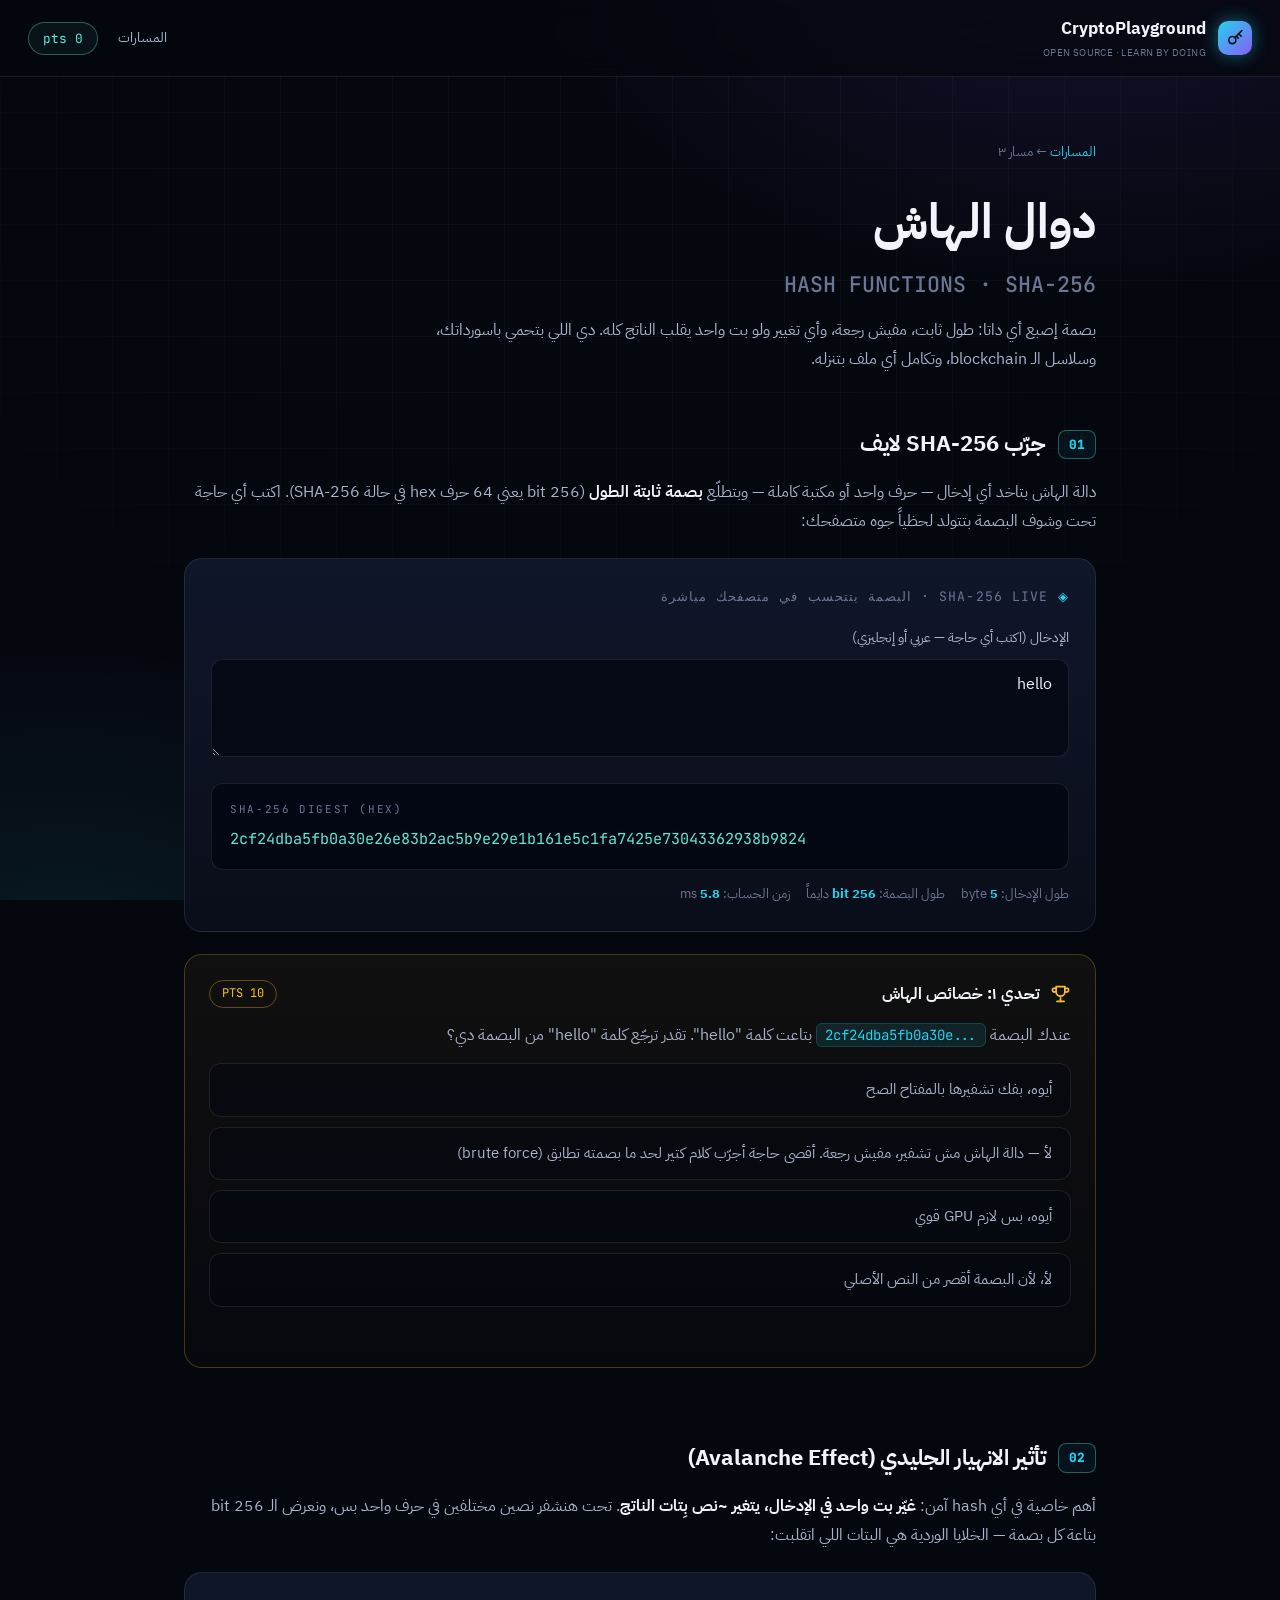
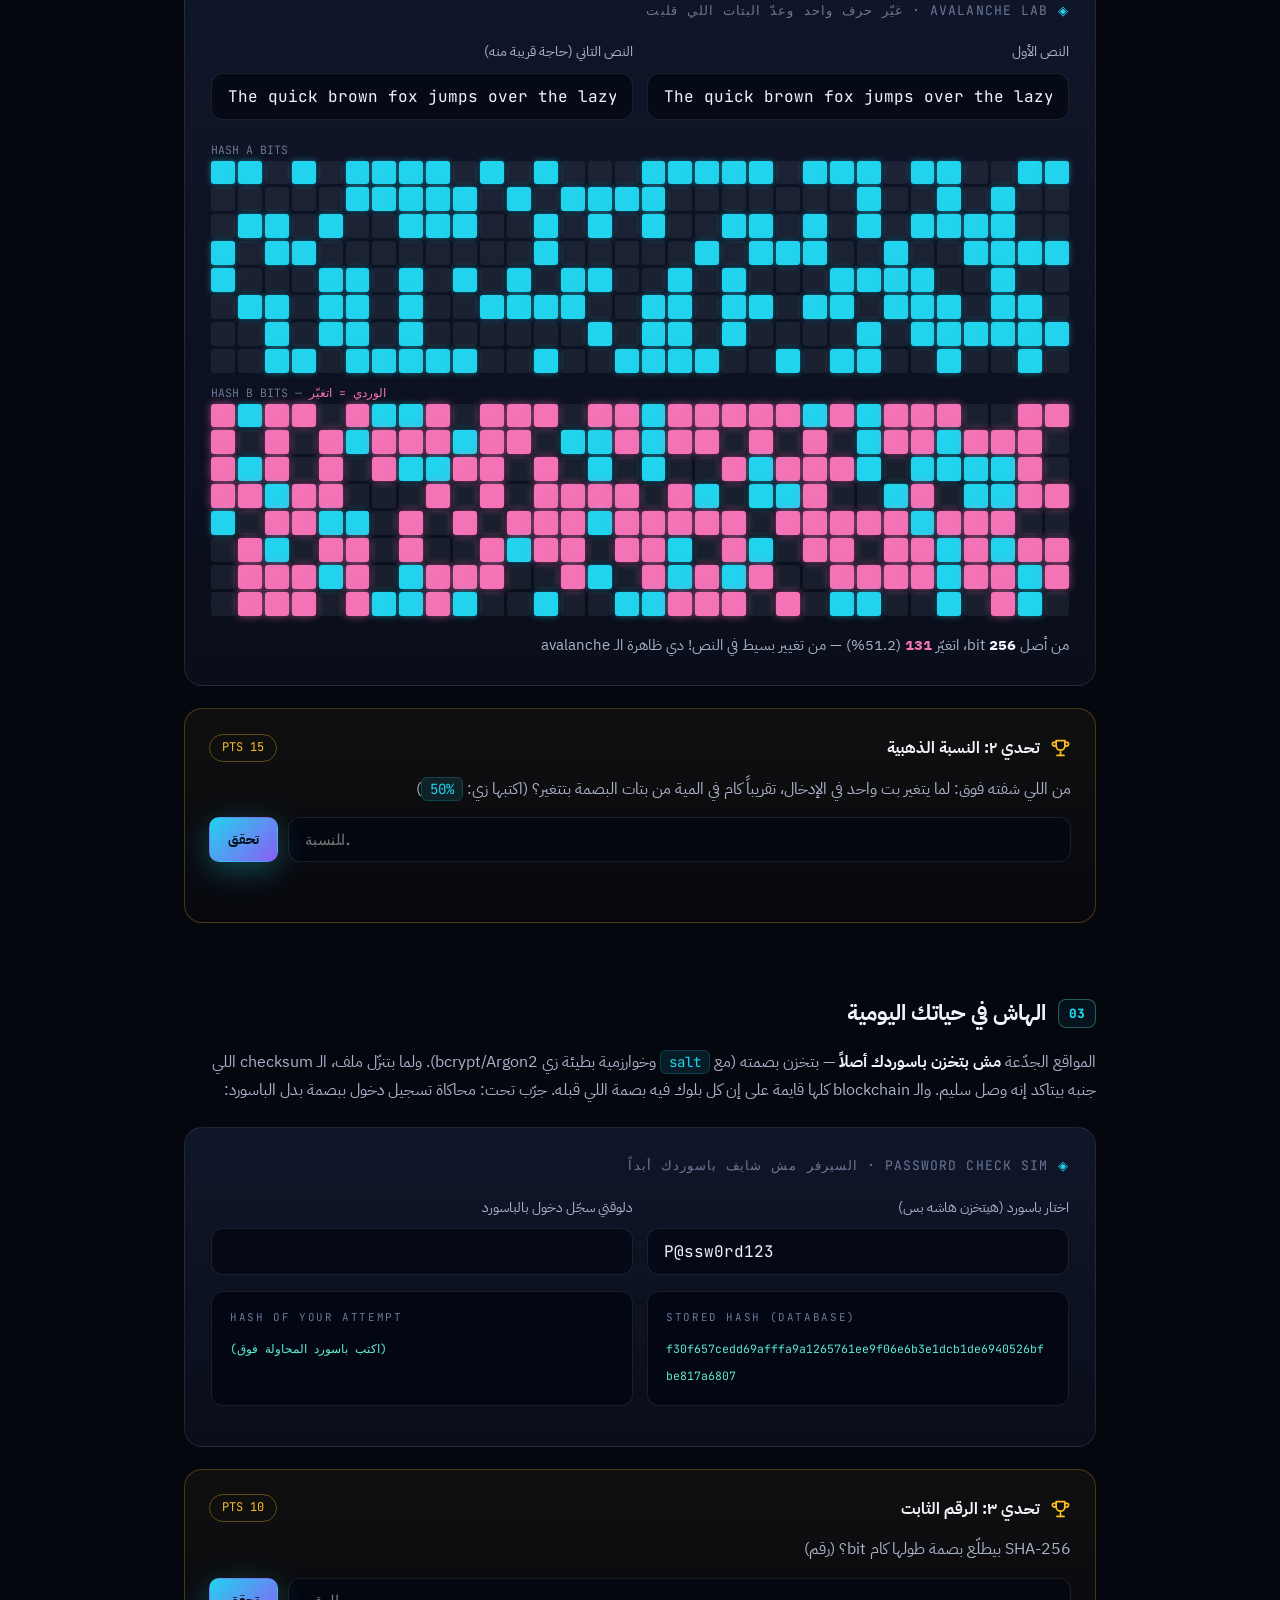
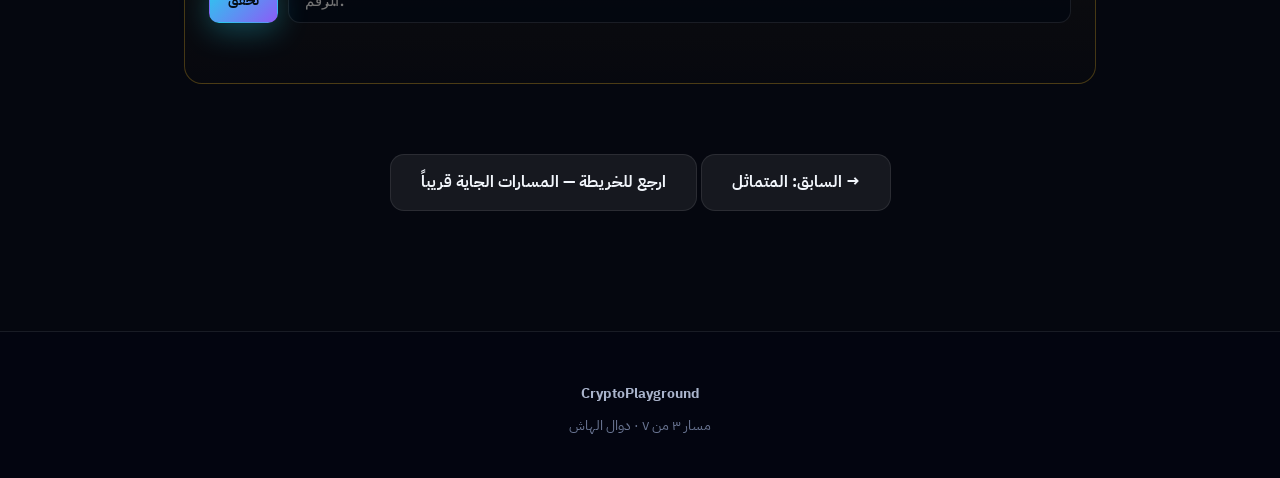
<file: modules/hashing.html>
<!DOCTYPE html>
<html lang="ar" dir="rtl">
<head>
<meta charset="UTF-8">
<meta name="viewport" content="width=device-width, initial-scale=1.0">
<title>دوال الهاش — CryptoPlayground</title>
<link rel="preconnect" href="https://fonts.googleapis.com">
<link rel="preconnect" href="https://fonts.gstatic.com" crossorigin>
<link href="https://fonts.googleapis.com/css2?family=IBM+Plex+Sans+Arabic:wght@300;400;500;600;700&family=JetBrains+Mono:wght@400;700;800&display=swap" rel="stylesheet">
<link rel="stylesheet" href="../assets/css/main.css">
</head>
<body>
<div class="bg-fx"></div>

<nav class="nav">
  <a class="brand" href="../index.html">
    <span class="logo-mark"><i class="ic" data-icon="logo"></i></span>
    <span>CryptoPlayground<small>OPEN SOURCE · LEARN BY DOING</small></span>
  </a>
  <div class="nav-links">
    <a href="../index.html#modules">المسارات</a>
    <span class="nav-score" data-score>0 pts</span>
  </div>
</nav>

<header class="lab-hero">
  <div class="crumbs"><a href="../index.html#modules">المسارات</a> ← مسار ٣</div>
  <h1>دوال الهاش <span class="en">HASH FUNCTIONS · SHA-256</span></h1>
  <p>بصمة إصبع أي داتا: طول ثابت، مفيش رجعة، وأي تغيير ولو بت واحد يقلب الناتج كله. دي اللي بتحمي باسورداتك، وسلاسل الـ blockchain، وتكامل أي ملف بتنزله.</p>
</header>

<main class="lab-body">

  <!-- ===================== LESSON 1: LIVE SHA-256 ===================== -->
  <section class="lesson reveal">
    <h2><span class="num">01</span> جرّب SHA-256 لايف</h2>
    <p>
      دالة الهاش بتاخد أي إدخال — حرف واحد أو مكتبة كاملة — وبتطلّع <b>بصمة ثابتة الطول</b> (256 bit يعني 64 حرف hex في حالة SHA-256).
      اكتب أي حاجة تحت وشوف البصمة بتتولد لحظياً جوه متصفحك:
    </p>

    <div class="widget">
      <div class="widget-title">SHA-256 LIVE · البصمة بتتحسب في متصفحك مباشرة</div>
      <div class="field">
        <label>الإدخال (اكتب أي حاجة — عربي أو إنجليزي)</label>
        <textarea id="hash-input" rows="3" placeholder="اكتب هنا...">hello</textarea>
      </div>
      <div class="output-box"><span class="lbl">SHA-256 DIGEST (HEX)</span><span id="hash-out">…</span></div>
      <div style="display:flex;gap:16px;flex-wrap:wrap;margin-top:12px;font-size:0.82rem;color:var(--text-low)">
        <span>طول الإدخال: <b id="hash-inlen" style="color:var(--cyan)">0</b> byte</span>
        <span>طول البصمة: <b style="color:var(--cyan)">256 bit</b> دايماً</span>
        <span>زمن الحساب: <b id="hash-time" style="color:var(--cyan)">0</b> ms</span>
      </div>
    </div>

    <div class="exercise" data-ex-id="ha-1" data-mcq data-pts="10">
      <div class="ex-head"><span class="ex-title">تحدي ١: خصائص الهاش</span><span class="ex-pts">10 PTS</span></div>
      <p class="q">عندك البصمة <span class="inline-code">2cf24dba5fb0a30e...</span> بتاعت كلمة "hello". تقدر ترجّع كلمة "hello" من البصمة دي؟</p>
      <div class="mcq-options">
        <div class="mcq-opt">أيوه، بفك تشفيرها بالمفتاح الصح</div>
        <div class="mcq-opt" data-correct>لأ — دالة الهاش مش تشفير، مفيش رجعة. أقصى حاجة أجرّب كلام كتير لحد ما بصمته تطابق (brute force)</div>
        <div class="mcq-opt">أيوه، بس لازم GPU قوي</div>
        <div class="mcq-opt">لأ، لأن البصمة أقصر من النص الأصلي</div>
      </div>
      <div class="ex-feedback"></div>
    </div>
  </section>

  <!-- ===================== LESSON 2: AVALANCHE ===================== -->
  <section class="lesson reveal">
    <h2><span class="num">02</span> تأثير الانهيار الجليدي (Avalanche Effect)</h2>
    <p>
      أهم خاصية في أي hash آمن: <b>غيّر بت واحد في الإدخال، يتغير ~نص بِتات الناتج</b>.
      تحت هنشفر نصين مختلفين في حرف واحد بس، ونعرض الـ 256 bit بتاعة كل بصمة — الخلايا الوردية هي البتات اللي اتقلبت:
    </p>

    <div class="widget">
      <div class="widget-title">AVALANCHE LAB · غيّر حرف واحد وعدّ البتات اللي قلبت</div>
      <div class="field-row">
        <div class="field"><label>النص الأول</label><input type="text" id="av-a" class="mono" value="The quick brown fox jumps over the lazy dog"></div>
        <div class="field"><label>النص التاني (حاجة قريبة منه)</label><input type="text" id="av-b" class="mono" value="The quick brown fox jumps over the lazy doh"></div>
      </div>
      <div class="bit-label" style="direction:ltr;text-align:left">HASH A BITS</div>
      <div class="avalanche-grid" id="av-grid-a" style="margin-bottom:10px"></div>
      <div class="bit-label" style="direction:ltr;text-align:left">HASH B BITS — <span style="color:var(--pink)">الوردي = اتغيّر</span></div>
      <div class="avalanche-grid" id="av-grid-b"></div>
      <p style="margin-top:16px;font-size:0.95rem;color:var(--text-mid)" id="av-verdict"></p>
    </div>

    <div class="exercise" data-ex-id="ha-2" data-answer-hash="28fdae8deae31d6eafd18b70d878f6d8a3136f267ce273777c089a42ac590438" data-pts="15">
      <div class="ex-head"><span class="ex-title">تحدي ٢: النسبة الذهبية</span><span class="ex-pts">15 PTS</span></div>
      <p class="q">من اللي شفته فوق: لما يتغير بت واحد في الإدخال، تقريباً كام في المية من بتات البصمة بتتغير؟ (اكتبها زي: <span class="inline-code">50%</span>)</p>
      <div class="ex-row">
        <input type="text" placeholder="النسبة..." data-ex-input>
        <button class="btn btn-primary btn-sm" data-check>تحقق</button>
      </div>
      <div class="ex-feedback"></div>
    </div>
  </section>

  <!-- ===================== LESSON 3: WHERE HASHES LIVE ===================== -->
  <section class="lesson reveal">
    <h2><span class="num">03</span> الهاش في حياتك اليومية</h2>
    <p>
      المواقع الجدّعة <b>مش بتخزن باسوردك أصلاً</b> — بتخزن بصمته (مع <span class="inline-code">salt</span> وخوارزمية بطيئة زي bcrypt/Argon2).
      ولما بتنزّل ملف، الـ checksum اللي جنبه بيتاكد إنه وصل سليم. والـ blockchain كلها قايمة على إن كل بلوك فيه بصمة اللي قبله.
      جرّب تحت: محاكاة تسجيل دخول ببصمة بدل الباسورد:
    </p>

    <div class="widget">
      <div class="widget-title">PASSWORD CHECK SIM · السيرفر مش شايف باسوردك أبداً</div>
      <div class="field-row">
        <div class="field"><label>اختار باسورد (هيتخزن هاشه بس)</label><input type="text" id="pw-set" class="mono" value="P@ssw0rd123"></div>
        <div class="field"><label>دلوقتي سجّل دخول بالباسورد</label><input type="text" id="pw-try" class="mono" value=""></div>
      </div>
      <div class="field-row">
        <div class="output-box" style="flex:1"><span class="lbl">STORED HASH (DATABASE)</span><span id="pw-stored" style="font-size:0.72rem">…</span></div>
        <div class="output-box" style="flex:1"><span class="lbl">HASH OF YOUR ATTEMPT</span><span id="pw-attempt" style="font-size:0.72rem">…</span></div>
      </div>
      <p style="margin-top:14px;font-size:0.95rem" id="pw-verdict"></p>
    </div>

    <div class="exercise" data-ex-id="ha-3" data-answer-hash="51e8ea280b44e16934d4d611901f3d3afc41789840acdff81942c2f65009cd52" data-pts="10">
      <div class="ex-head"><span class="ex-title">تحدي ٣: الرقم الثابت</span><span class="ex-pts">10 PTS</span></div>
      <p class="q">SHA-256 بيطلّع بصمة طولها كام bit؟ (رقم)</p>
      <div class="ex-row">
        <input type="text" placeholder="الرقم..." maxlength="4" data-ex-input>
        <button class="btn btn-primary btn-sm" data-check>تحقق</button>
      </div>
      <div class="ex-feedback"></div>
    </div>
  </section>

  <div style="text-align:center;margin-top:40px">
    <a class="btn btn-ghost" href="symmetric.html">→ السابق: المتماثل</a>
    <a class="btn btn-ghost" href="../index.html#modules">ارجع للخريطة — المسارات الجاية قريباً</a>
  </div>
</main>

<footer class="footer">
  <div class="f-brand">CryptoPlayground</div>
  <p>مسار ٣ من ٧ · دوال الهاش</p>
</footer>

<script src="../assets/js/lab.js"></script>
<script>
(function () {
  "use strict";
  const { sha256 } = window.CP;

  /* ---------- live SHA-256 ---------- */
  const hIn = document.getElementById("hash-input");
  const hOut = document.getElementById("hash-out");
  const hLen = document.getElementById("hash-inlen");
  const hTime = document.getElementById("hash-time");
  async function updateHash() {
    const t0 = performance.now();
    const h = await sha256(hIn.value);
    const ms = (performance.now() - t0).toFixed(1);
    hOut.textContent = h;
    hLen.textContent = new TextEncoder().encode(hIn.value).length;
    hTime.textContent = ms;
  }
  hIn.addEventListener("input", updateHash);
  updateHash();

  /* ---------- avalanche ---------- */
  const avA = document.getElementById("av-a");
  const avB = document.getElementById("av-b");
  const gridA = document.getElementById("av-grid-a");
  const gridB = document.getElementById("av-grid-b");
  const verdict = document.getElementById("av-verdict");

  function hexToBits(hex) {
    return [...hex].map(c => parseInt(c, 16).toString(2).padStart(4, "0")).join("");
  }
  async function updateAvalanche() {
    const [ha, hb] = await Promise.all([sha256(avA.value), sha256(avB.value)]);
    const ba = hexToBits(ha), bb = hexToBits(hb);
    let diff = 0;
    gridA.innerHTML = [...ba].map(b => '<div class="cell' + (b === "1" ? " on" : "") + '"></div>').join("");
    gridB.innerHTML = [...bb].map((b, i) => {
      const changed = ba[i] !== b;
      if (changed) diff++;
      return '<div class="cell' + (changed ? " diff" : (b === "1" ? " on" : "")) + '"></div>';
    }).join("");
    const pct = (diff / 256 * 100).toFixed(1);
    verdict.innerHTML = "من أصل <b>256</b> bit، اتغيّر <b style='color:var(--pink)'>" + diff + "</b> (" + pct + "%)" +
      (avA.value === avB.value ? " — النصين زي بعض، فمفيش ولا بت اتغيّر. جرّب تغيّر حرف واحد بس!" : " — من تغيير بسيط في النص! دي ظاهرة الـ avalanche");
  }
  avA.addEventListener("input", updateAvalanche);
  avB.addEventListener("input", updateAvalanche);
  updateAvalanche();

  /* ---------- password sim ---------- */
  const pwSet = document.getElementById("pw-set");
  const pwTry = document.getElementById("pw-try");
  const pwStored = document.getElementById("pw-stored");
  const pwAttempt = document.getElementById("pw-attempt");
  const pwVerdict = document.getElementById("pw-verdict");
  async function updatePw() {
    const [stored, attempt] = await Promise.all([sha256("salt:" + pwSet.value), sha256("salt:" + pwTry.value)]);
    pwStored.textContent = stored;
    pwAttempt.textContent = pwTry.value ? attempt : "(اكتب باسورد المحاولة فوق)";
    if (!pwTry.value) { pwVerdict.textContent = ""; return; }
    if (stored === attempt) {
      pwVerdict.innerHTML = "<b style='color:var(--green)'>البصمتين زي بعض — تسجيل دخول ناجح!</b> لاحظ: السيرفر مقارن هاش بهاش، ومحتاجش يعرف الباسورد نفسه.";
    } else {
      pwVerdict.innerHTML = "<b style='color:var(--red)'>البصمتين مختلفين — باسورد غلط.</b> حتى لو الفرق حرف واحد، الهاش مختلف تماماً.";
    }
  }
  pwSet.addEventListener("input", updatePw);
  pwTry.addEventListener("input", updatePw);
  updatePw();
})();
</script>
</body>
</html>
</file>
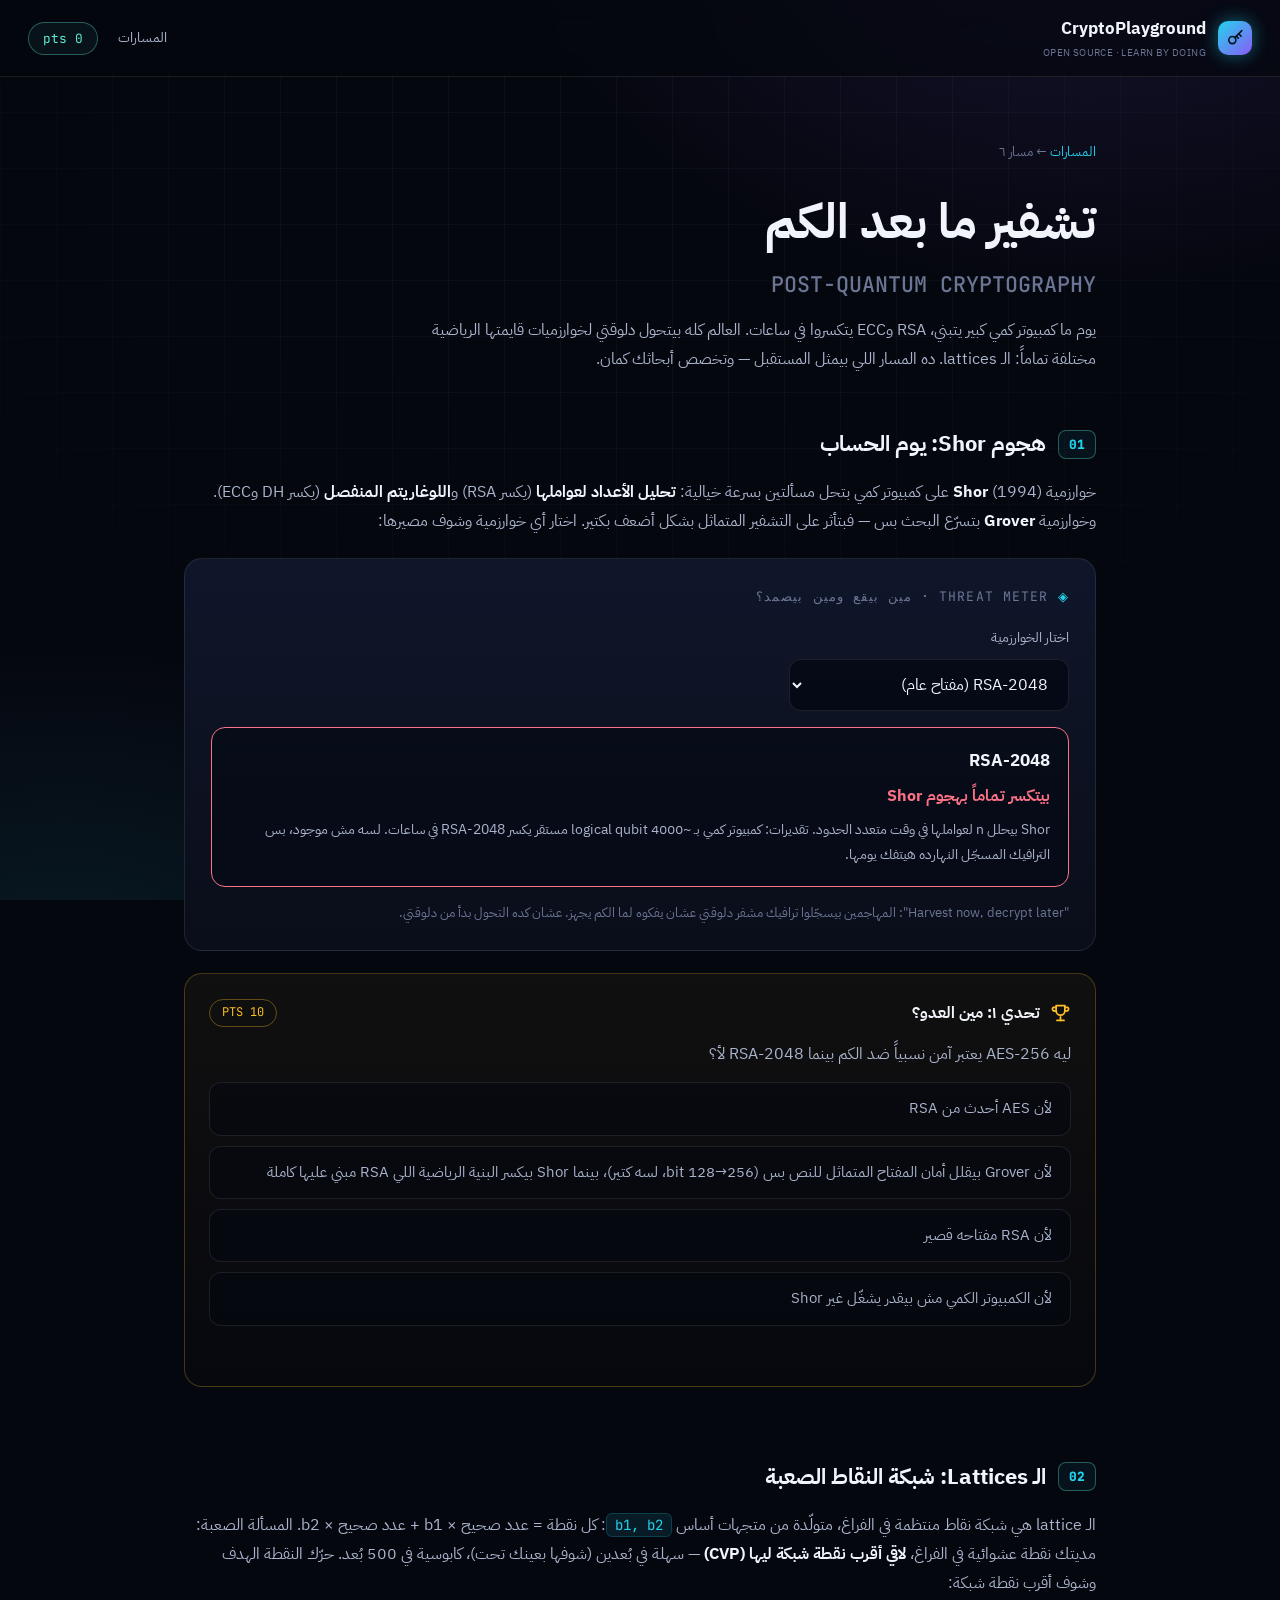
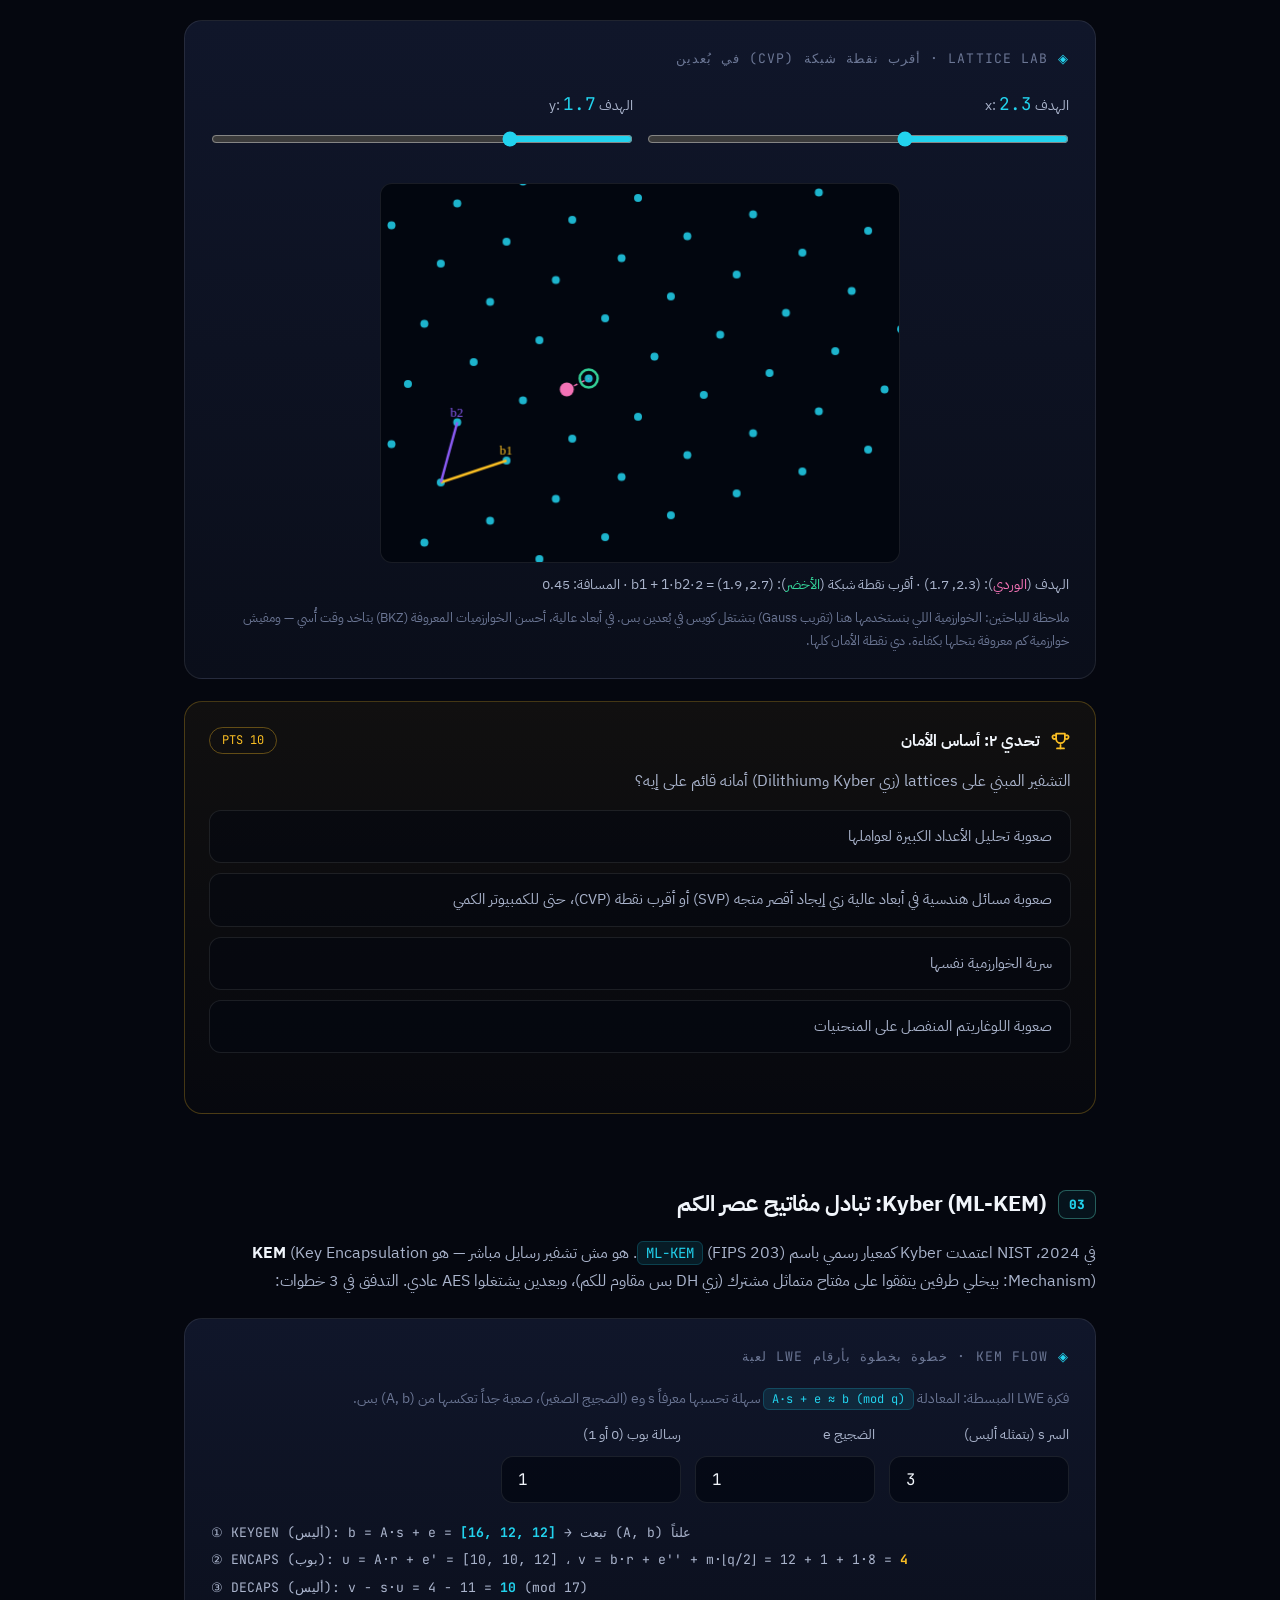
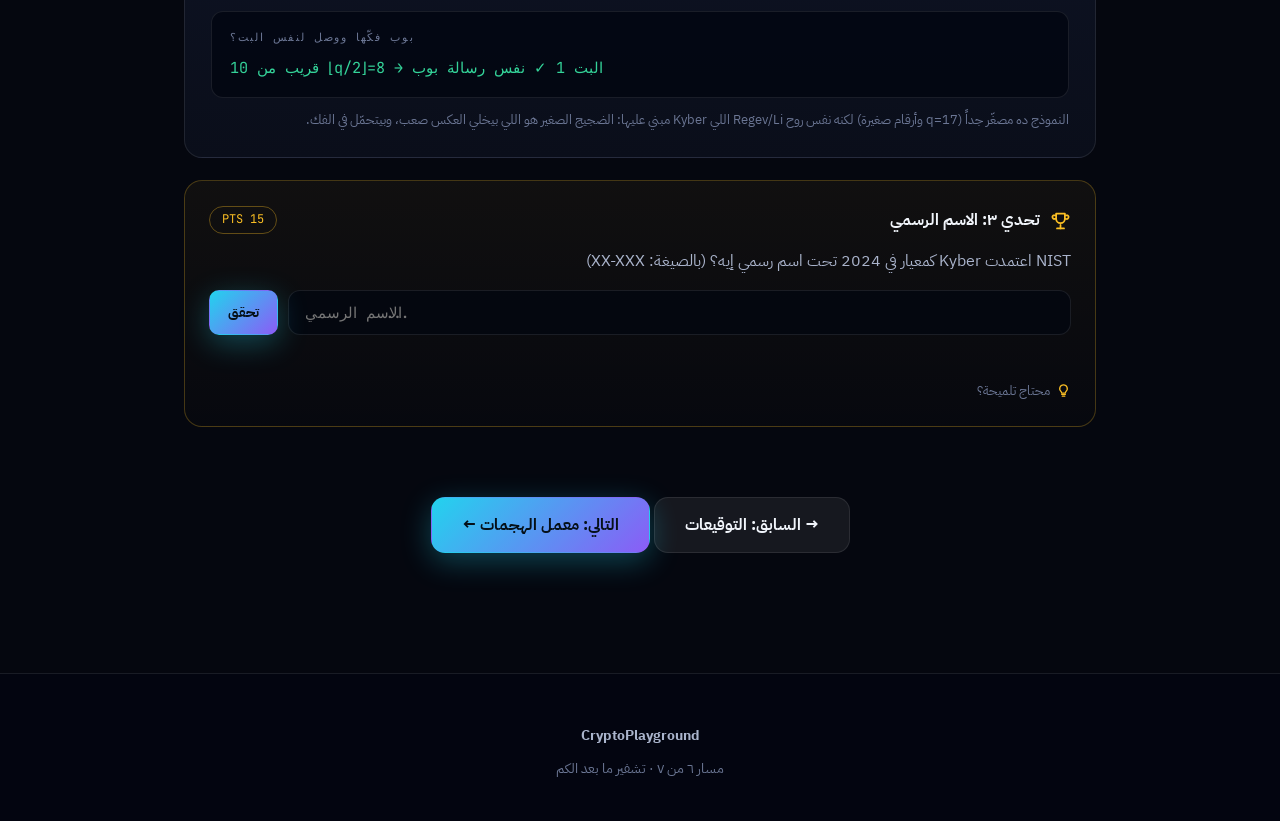
<file: modules/pqc.html>
<!DOCTYPE html>
<html lang="ar" dir="rtl">
<head>
<meta charset="UTF-8">
<meta name="viewport" content="width=device-width, initial-scale=1.0">
<title>تشفير ما بعد الكم — CryptoPlayground</title>
<link rel="preconnect" href="https://fonts.googleapis.com">
<link rel="preconnect" href="https://fonts.gstatic.com" crossorigin>
<link href="https://fonts.googleapis.com/css2?family=IBM+Plex+Sans+Arabic:wght@300;400;500;600;700&family=JetBrains+Mono:wght@400;700;800&display=swap" rel="stylesheet">
<link rel="stylesheet" href="../assets/css/main.css">
</head>
<body>
<div class="bg-fx"></div>

<nav class="nav">
  <a class="brand" href="../index.html">
    <span class="logo-mark"><i class="ic" data-icon="logo"></i></span>
    <span>CryptoPlayground<small>OPEN SOURCE · LEARN BY DOING</small></span>
  </a>
  <div class="nav-links">
    <a href="../index.html#modules">المسارات</a>
    <span class="nav-score" data-score>0 pts</span>
  </div>
</nav>

<header class="lab-hero">
  <div class="crumbs"><a href="../index.html#modules">المسارات</a> ← مسار ٦</div>
  <h1>تشفير ما بعد الكم <span class="en">POST-QUANTUM CRYPTOGRAPHY</span></h1>
  <p>يوم ما كمبيوتر كمي كبير يتبني، RSA وECC يتكسروا في ساعات. العالم كله بيتحول دلوقتي لخوارزميات قايمتها الرياضية مختلفة تماماً: الـ lattices. ده المسار اللي بيمثل المستقبل — وتخصص أبحاثك كمان.</p>
</header>

<main class="lab-body">

  <!-- ===================== LESSON 1: SHOR'S THREAT ===================== -->
  <section class="lesson reveal">
    <h2><span class="num">01</span> هجوم Shor: يوم الحساب</h2>
    <p>
      خوارزمية <b>Shor</b> (1994) على كمبيوتر كمي بتحل مسألتين بسرعة خيالية:
      <b>تحليل الأعداد لعواملها</b> (يكسر RSA) و<b>اللوغاريتم المنفصل</b> (يكسر DH وECC).
      وخوارزمية <b>Grover</b> بتسرّع البحث بس — فبتأثر على التشفير المتماثل بشكل أضعف بكتير.
      اختار أي خوارزمية وشوف مصيرها:
    </p>

    <div class="widget">
      <div class="widget-title">THREAT METER · مين بيقع ومين بيصمد؟</div>
      <div class="field" style="max-width:280px">
        <label>اختار الخوارزمية</label>
        <select id="threat-alg" style="width:100%">
          <option value="rsa">RSA-2048 (مفتاح عام)</option>
          <option value="ecc">ECDSA / ECDH P-256 (منحنيات)</option>
          <option value="dh">Diffie-Hellman الكلاسيكي</option>
          <option value="aes128">AES-128 (متماثل)</option>
          <option value="aes256">AES-256 (متماثل)</option>
          <option value="sha">SHA-256 (هاش)</option>
          <option value="kyber">ML-KEM / Kyber (lattices)</option>
        </select>
      </div>
      <div id="threat-out" style="margin-top:16px"></div>
      <p style="margin-top:14px;font-size:0.82rem;color:var(--text-low)">
        "Harvest now, decrypt later": المهاجمين بيسجّلوا ترافيك مشفر دلوقتي عشان يفكوه لما الكم يجهز. عشان كده التحول بدأ من دلوقتي.
      </p>
    </div>

    <div class="exercise" data-ex-id="pq-1" data-mcq data-pts="10">
      <div class="ex-head"><span class="ex-title">تحدي ١: مين العدو؟</span><span class="ex-pts">10 PTS</span></div>
      <p class="q">ليه AES-256 يعتبر آمن نسبياً ضد الكم بينما RSA-2048 لأ؟</p>
      <div class="mcq-options">
        <div class="mcq-opt">لأن AES أحدث من RSA</div>
        <div class="mcq-opt" data-correct>لأن Grover بيقلل أمان المفتاح المتماثل للنص بس (256→128 bit، لسه كتير)، بينما Shor بيكسر البنية الرياضية اللي RSA مبني عليها كاملة</div>
        <div class="mcq-opt">لأن RSA مفتاحه قصير</div>
        <div class="mcq-opt">لأن الكمبيوتر الكمي مش بيقدر يشغّل غير Shor</div>
      </div>
      <div class="ex-feedback"></div>
    </div>
  </section>

  <!-- ===================== LESSON 2: LATTICES ===================== -->
  <section class="lesson reveal">
    <h2><span class="num">02</span> الـ Lattices: شبكة النقاط الصعبة</h2>
    <p>
      الـ lattice هي شبكة نقاط منتظمة في الفراغ، متولّدة من متجهات أساس <span class="inline-code">b1, b2</span>:
      كل نقطة = عدد صحيح × b1 + عدد صحيح × b2.
      المسألة الصعبة: مديتك نقطة عشوائية في الفراغ، <b>لاقي أقرب نقطة شبكة ليها (CVP)</b> —
      سهلة في بُعدين (شوفها بعينك تحت)، كابوسية في 500 بُعد.
      حرّك النقطة الهدف وشوف أقرب نقطة شبكة:
    </p>

    <div class="widget">
      <div class="widget-title">LATTICE LAB · أقرب نقطة شبكة (CVP) في بُعدين</div>
      <div class="field-row">
        <div class="field"><label>الهدف x: <span class="range-val" id="lat-x-val">2.3</span></label><input type="range" id="lat-x" min="0" max="60" value="23"></div>
        <div class="field"><label>الهدف y: <span class="range-val" id="lat-y-val">1.7</span></label><input type="range" id="lat-y" min="0" max="60" value="17"></div>
      </div>
      <canvas id="lat-canvas" width="520" height="380" style="width:100%;max-width:520px;display:block;margin:10px auto;border-radius:12px;border:1px solid var(--stroke);background:#02060f"></canvas>
      <p style="margin-top:10px;font-size:0.85rem;color:var(--text-mid)" id="lat-caption"></p>
      <p style="margin-top:8px;font-size:0.8rem;color:var(--text-low)">
        ملاحظة للباحثين: الخوارزمية اللي بنستخدمها هنا (تقريب Gauss) بتشتغل كويس في بُعدين بس. في أبعاد عالية، أحسن الخوارزميات المعروفة (BKZ) بتاخد وقت أُسي — ومفيش خوارزمية كم معروفة بتحلها بكفاءة. دي نقطة الأمان كلها.
      </p>
    </div>

    <div class="exercise" data-ex-id="pq-2" data-mcq data-pts="10">
      <div class="ex-head"><span class="ex-title">تحدي ٢: أساس الأمان</span><span class="ex-pts">10 PTS</span></div>
      <p class="q">التشفير المبني على lattices (زي Kyber وDilithium) أمانه قائم على إيه؟</p>
      <div class="mcq-options">
        <div class="mcq-opt">صعوبة تحليل الأعداد الكبيرة لعواملها</div>
        <div class="mcq-opt" data-correct>صعوبة مسائل هندسية في أبعاد عالية زي إيجاد أقصر متجه (SVP) أو أقرب نقطة (CVP)، حتى للكمبيوتر الكمي</div>
        <div class="mcq-opt">سرية الخوارزمية نفسها</div>
        <div class="mcq-opt">صعوبة اللوغاريتم المنفصل على المنحنيات</div>
      </div>
      <div class="ex-feedback"></div>
    </div>
  </section>

  <!-- ===================== LESSON 3: KYBER / ML-KEM ===================== -->
  <section class="lesson reveal">
    <h2><span class="num">03</span> Kyber (ML-KEM): تبادل مفاتيح عصر الكم</h2>
    <p>
      في 2024، NIST اعتمدت Kyber كمعيار رسمي باسم <span class="inline-code">ML-KEM</span> (FIPS 203).
      هو مش تشفير رسايل مباشر — هو <b>KEM</b> (Key Encapsulation Mechanism): بيخلي طرفين يتفقوا على مفتاح متماثل مشترك
      (زي DH بس مقاوم للكم)، وبعدين يشتغلوا AES عادي. التدفق في 3 خطوات:
    </p>

    <div class="widget">
      <div class="widget-title">KEM FLOW · خطوة بخطوة بأرقام LWE لعبة</div>
      <p style="font-size:0.85rem;color:var(--text-low);margin-bottom:12px">
        فكرة LWE المبسطة: المعادلة <span class="inline-code">A·s + e ≈ b (mod q)</span> سهلة تحسبها معرفاً s وe (الضجيج الصغير)، صعبة جداً تعكسها من (A, b) بس.
      </p>
      <div class="field-row">
        <div class="field" style="max-width:150px"><label>السر s (بتمثله أليس)</label><input type="text" id="kem-s" class="mono" value="3"></div>
        <div class="field" style="max-width:150px"><label>الضجيج e</label><input type="text" id="kem-e" class="mono" value="1"></div>
        <div class="field" style="max-width:150px"><label>رسالة بوب (0 أو 1)</label><input type="text" id="kem-m" class="mono" value="1"></div>
      </div>
      <div id="kem-steps" style="font-family:var(--font-mono);font-size:0.82rem;direction:ltr;text-align:left;color:var(--text-mid);line-height:2.1"></div>
      <div class="output-box" style="margin-top:10px"><span class="lbl">بوب فكّها ووصل لنفس البت؟</span><span id="kem-out" style="color:var(--green)"></span></div>
      <p style="margin-top:10px;font-size:0.8rem;color:var(--text-low)">
        النموذج ده مصغّر جداً (q=17 وأرقام صغيرة) لكنه نفس روح Regev/Li اللي Kyber مبني عليها: الضجيج الصغير هو اللي بيخلي العكس صعب، وبيتحمّل في الفك.
      </p>
    </div>

    <div class="exercise" data-ex-id="pq-3" data-answer-hash="40806cd69776d7b054f6d99e3565ffb9334813eaa8f96fd9c8dd2722b36b0df9" data-pts="15">
      <div class="ex-head"><span class="ex-title">تحدي ٣: الاسم الرسمي</span><span class="ex-pts">15 PTS</span></div>
      <p class="q">NIST اعتمدت Kyber كمعيار في 2024 تحت اسم رسمي إيه؟ (بالصيغة: XX-XXX)</p>
      <div class="ex-row">
        <input type="text" placeholder="الاسم الرسمي..." data-ex-input>
        <button class="btn btn-primary btn-sm" data-check>تحقق</button>
      </div>
      <div class="ex-feedback"></div>
      <div class="ex-hint">محتاج تلميحة؟
        <span class="hint-body">مكتوب في أول سطر من الدرس ده: ML-???</span>
      </div>
    </div>
  </section>

  <div style="text-align:center;margin-top:40px">
    <a class="btn btn-ghost" href="signatures.html">→ السابق: التوقيعات</a>
    <a class="btn btn-primary" href="attacks.html">التالي: معمل الهجمات ←</a>
  </div>
</main>

<footer class="footer">
  <div class="f-brand">CryptoPlayground</div>
  <p>مسار ٦ من ٧ · تشفير ما بعد الكم</p>
</footer>

<script src="../assets/js/lab.js"></script>
<script>
(function () {
  "use strict";

  /* ---------- threat meter ---------- */
  const data = {
    rsa: { broken: true, title: "RSA-2048", verdict: "بيتكسر تماماً بهجوم Shor", color: "var(--red)",
      detail: "Shor بيحلل n لعواملها في وقت متعدد الحدود. تقديرات: كمبيوتر كمي بـ ~4000 logical qubit مستقر يكسر RSA-2048 في ساعات. لسه مش موجود، بس الترافيك المسجّل النهارده هيتفك يومها." },
    ecc: { broken: true, title: "ECDSA / ECDH (P-256)", verdict: "بيتكسر بهجوم Shor — وأسرع من RSA", color: "var(--red)",
      detail: "اللوغاريتم المنفصل على المنحنيات بيتحل بـ Shor بعدد qubits أقل من اللي RSA محتاجه. P-256 يقع قبل RSA-2048." },
    dh: { broken: true, title: "Diffie-Hellman الكلاسيكي", verdict: "بيتكسر بهجوم Shor", color: "var(--red)",
      detail: "نفس مسألة اللوغاريتم المنفصل. تبادل المفاتيح لازم ينتقل لـ ML-KEM أو هجين X25519+ML-KEM." },
    aes128: { broken: false, title: "AES-128", verdict: "صامد جزئياً — Grover بيخليه 64-bit أمان", color: "var(--amber)",
      detail: "Grover بيقلل البحث من 2¹²⁸ لـ 2⁶⁴ — على الحد. عشان كده التوصية: AES-256." },
    aes256: { broken: false, title: "AES-256", verdict: "صامد — Grover بيخليه 128-bit أمان", color: "var(--green)",
      detail: "2¹²⁸ محاولة حتى بمسرّع كمي رقم فلكي. التشفير المتماثل بمفاتيح طويلة ناجي." },
    sha: { broken: false, title: "SHA-256", verdict: "صامد — Grover بيأثر على preimage بشكل محدود", color: "var(--green)",
      detail: "أمان الـ collision بيفضل ~128 bit. دوال الهاش الحديثة ناجية بشكل عام." },
    kyber: { broken: false, title: "ML-KEM (Kyber)", verdict: "مصمم أصلاً يصمد ضد الكم", color: "var(--green)",
      detail: "مبني على Module-LWE: مفيش خوارزمية كم معروفة بتحل مسائل الـ lattice في الأبعاد دي. معيار NIST FIPS 203." }
  };
  const sel = document.getElementById("threat-alg");
  function updateThreat() {
    const d = data[sel.value];
    document.getElementById("threat-out").innerHTML =
      '<div style="border:1px solid ' + d.color + ';border-radius:14px;padding:18px;background:rgba(2,6,17,0.5)">' +
      '<div style="font-weight:800;font-size:1.05rem">' + d.title + '</div>' +
      '<div style="color:' + d.color + ';font-weight:700;margin:6px 0">' + d.verdict + '</div>' +
      '<div style="color:var(--text-mid);font-size:0.88rem">' + d.detail + '</div></div>';
  }
  sel.addEventListener("change", updateThreat);
  updateThreat();

  /* ---------- lattice lab ---------- */
  const cv = document.getElementById("lat-canvas");
  const ctx = cv.getContext("2d");
  const lx = document.getElementById("lat-x"), ly = document.getElementById("lat-y");
  const B1 = [1.2, 0.4], B2 = [0.3, 1.1]; // lattice basis
  const SCALE = 55, OX = 60, OY = 300;
  function toPx(x, y) { return [OX + x * SCALE, OY - y * SCALE]; }
  function drawLattice() {
    const tx = parseInt(lx.value, 10) / 10, ty = parseInt(ly.value, 10) / 10;
    document.getElementById("lat-x-val").textContent = tx.toFixed(1);
    document.getElementById("lat-y-val").textContent = ty.toFixed(1);
    ctx.clearRect(0, 0, cv.width, cv.height);
    // lattice points
    let best = null, bestD = 1e9;
    for (let i = -2; i < 8; i++) for (let j = -2; j < 6; j++) {
      const x = i * B1[0] + j * B2[0], y = i * B1[1] + j * B2[1];
      const [px, py] = toPx(x, y);
      if (px < -10 || px > cv.width + 10 || py < -10 || py > cv.height + 10) continue;
      const d = Math.hypot(x - tx, y - ty);
      if (d < bestD) { bestD = d; best = [x, y, i, j]; }
      ctx.fillStyle = "rgba(34,211,238,0.85)";
      ctx.beginPath(); ctx.arc(px, py, 4, 0, 7); ctx.fill();
    }
    // basis vectors
    for (const [v, c, lbl] of [[B1, "#fbbf24", "b1"], [B2, "#8b5cf6", "b2"]]) {
      const [x0, y0] = toPx(0, 0), [x1, y1] = toPx(v[0], v[1]);
      ctx.strokeStyle = c; ctx.lineWidth = 2.5;
      ctx.beginPath(); ctx.moveTo(x0, y0); ctx.lineTo(x1, y1); ctx.stroke();
      ctx.fillStyle = c; ctx.font = "13px JetBrains Mono";
      ctx.fillText(lbl, x1 + 6, y1 - 6);
    }
    // target + nearest
    const [tpx, tpy] = toPx(tx, ty);
    const [bpx, bpy] = toPx(best[0], best[1]);
    ctx.strokeStyle = "#f472b6"; ctx.lineWidth = 1.5; ctx.setLineDash([4, 4]);
    ctx.beginPath(); ctx.moveTo(tpx, tpy); ctx.lineTo(bpx, bpy); ctx.stroke();
    ctx.setLineDash([]);
    ctx.fillStyle = "#f472b6";
    ctx.beginPath(); ctx.arc(tpx, tpy, 7, 0, 7); ctx.fill();
    ctx.strokeStyle = "#34d399"; ctx.lineWidth = 2.5;
    ctx.beginPath(); ctx.arc(bpx, bpy, 9, 0, 7); ctx.stroke();
    document.getElementById("lat-caption").innerHTML =
      "الهدف (<span style='color:var(--pink)'>الوردي</span>): (" + tx.toFixed(1) + ", " + ty.toFixed(1) +
      ") · أقرب نقطة شبكة (<span style='color:var(--green)'>الأخضر</span>): (" + best[0].toFixed(1) + ", " + best[1].toFixed(1) +
      ") = " + best[2] + "·b1 + " + best[3] + "·b2 · المسافة: " + bestD.toFixed(2);
  }
  lx.addEventListener("input", drawLattice);
  ly.addEventListener("input", drawLattice);
  drawLattice();

  /* ---------- toy LWE / KEM flow ---------- */
  const ks = document.getElementById("kem-s"), ke = document.getElementById("kem-e"), km = document.getElementById("kem-m");
  const Q = 17, A = [5, 9, 4]; // public A (toy)
  function mod(n, m) { return ((n % m) + m) % m; }
  function updateKem() {
    const s = parseInt(ks.value, 10) || 3;
    const e = parseInt(ke.value, 10) || 0;
    const m = parseInt(km.value, 10) ? 1 : 0;
    // Alice keygen: b = A*s + e (component-wise, single e per component rotated)
    const b = A.map((a, i) => mod(a * s + ((e + i) % 3), Q));
    // Bob encaps: picks r, u = A*r + e', v = b·r + e'' + m*round(q/2)
    const r = [2, 1, 3];
    const u = A.map((a, i) => mod(a * r[i] + (i % 2), Q));
    const dotBR = mod(b[0] * r[0] + b[1] * r[1] + b[2] * r[2], Q);
    const v = mod(dotBR + 1 + m * Math.floor(Q / 2), Q);
    // Alice decaps: v - s·u
    const dotSU = mod(s * (u[0] + u[1] + u[2]), Q);
    const dec = mod(v - dotSU, Q);
    const bit = dec > Q / 4 && dec < 3 * Q / 4 ? 1 : 0;
    document.getElementById("kem-steps").innerHTML =
      "① KEYGEN (أليس):  b = A·s + e = <b style='color:var(--cyan)'>[" + b.join(", ") + "]</b>  → تبعت (A, b) علناً<br>" +
      "② ENCAPS (بوب):   u = A·r + e' = [" + u.join(", ") + "] ، v = b·r + e'' + m·⌊q/2⌋ = " + dotBR + " + 1 + " + m + "·8 = <b style='color:var(--amber)'>" + v + "</b><br>" +
      "③ DECAPS (أليس):  v − s·u = " + v + " − " + dotSU + " = <b style='color:var(--cyan)'>" + dec + "</b> (mod " + Q + ")";
    document.getElementById("kem-out").textContent =
      dec + (bit === 1 ? " قريب من ⌊q/2⌋=8 → البت 1" : " قريب من 0 → البت 0") +
      (bit === m ? " ✓ نفس رسالة بوب" : " ✗ الضجيج بوّظها — كبّر q أو قلّل e");
  }
  [ks, ke, km].forEach(el => el.addEventListener("input", updateKem));
  updateKem();
})();
</script>
</body>
</html>
</file>
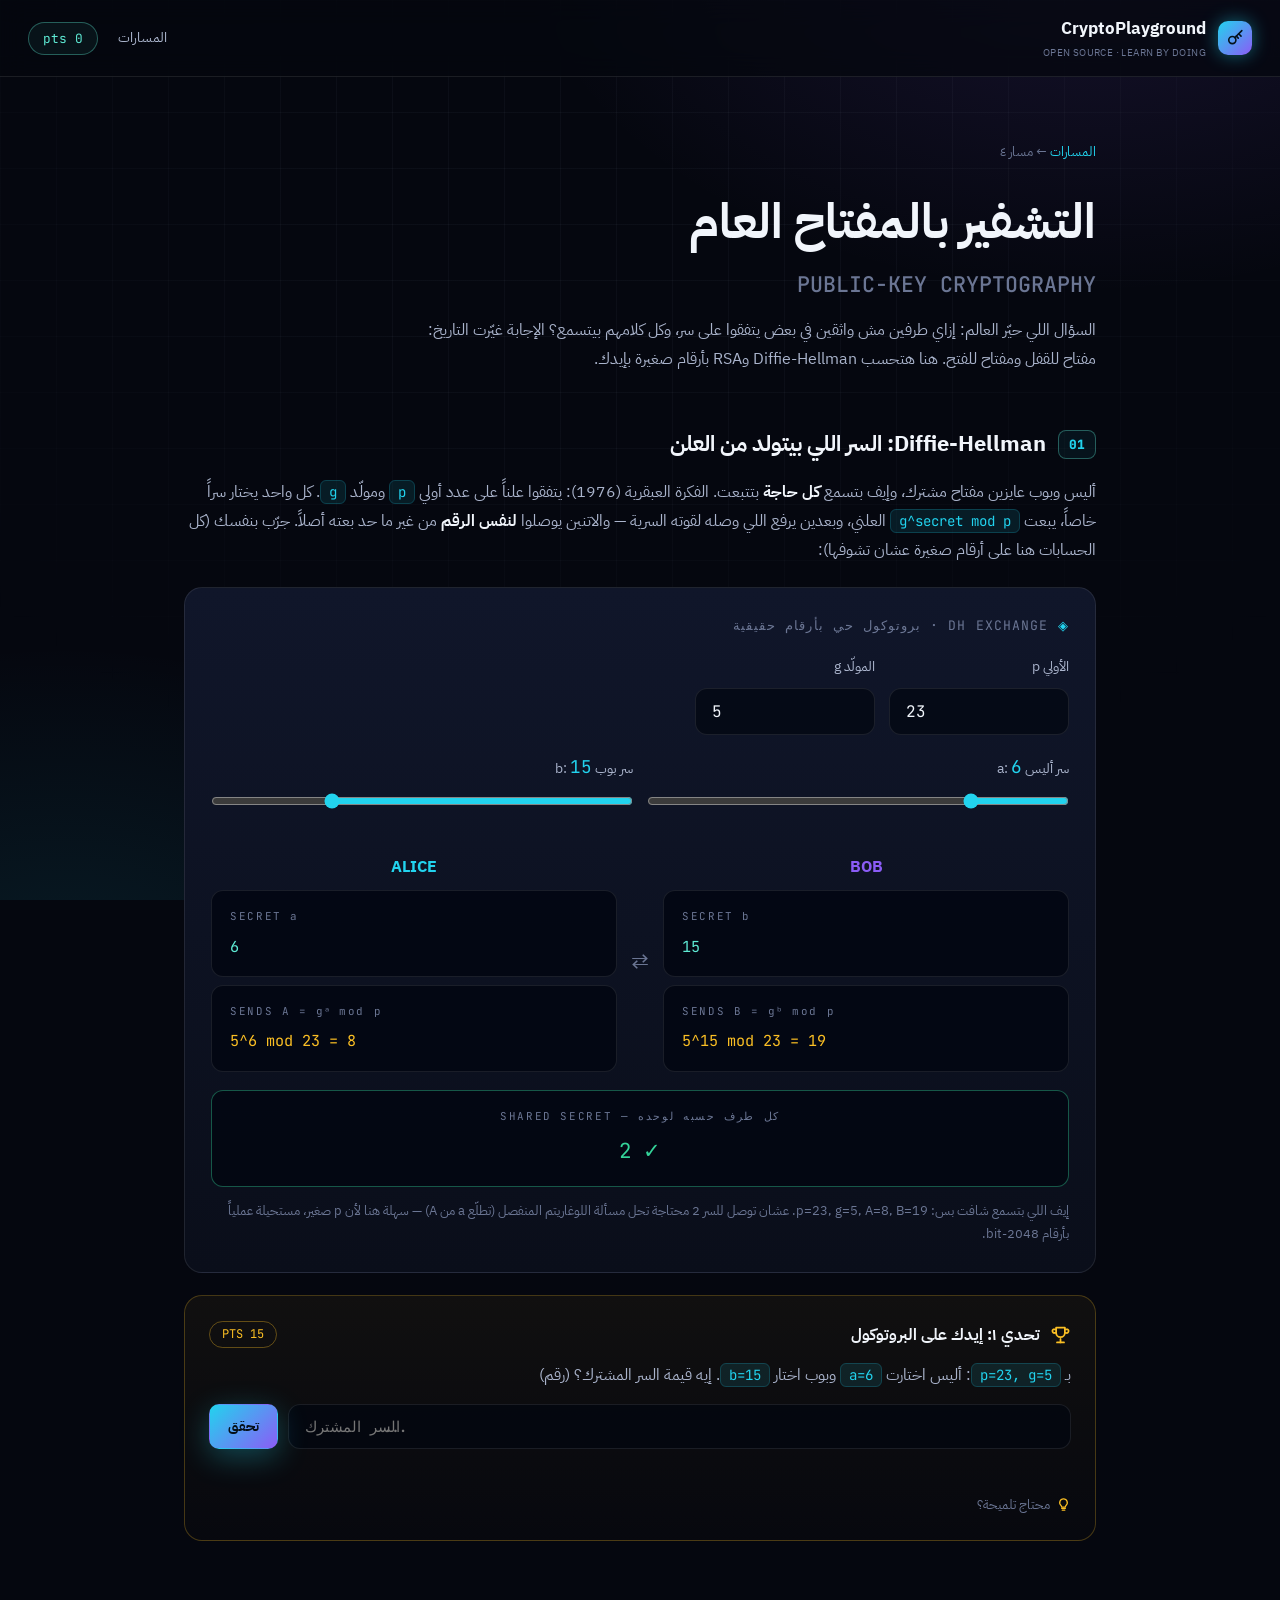
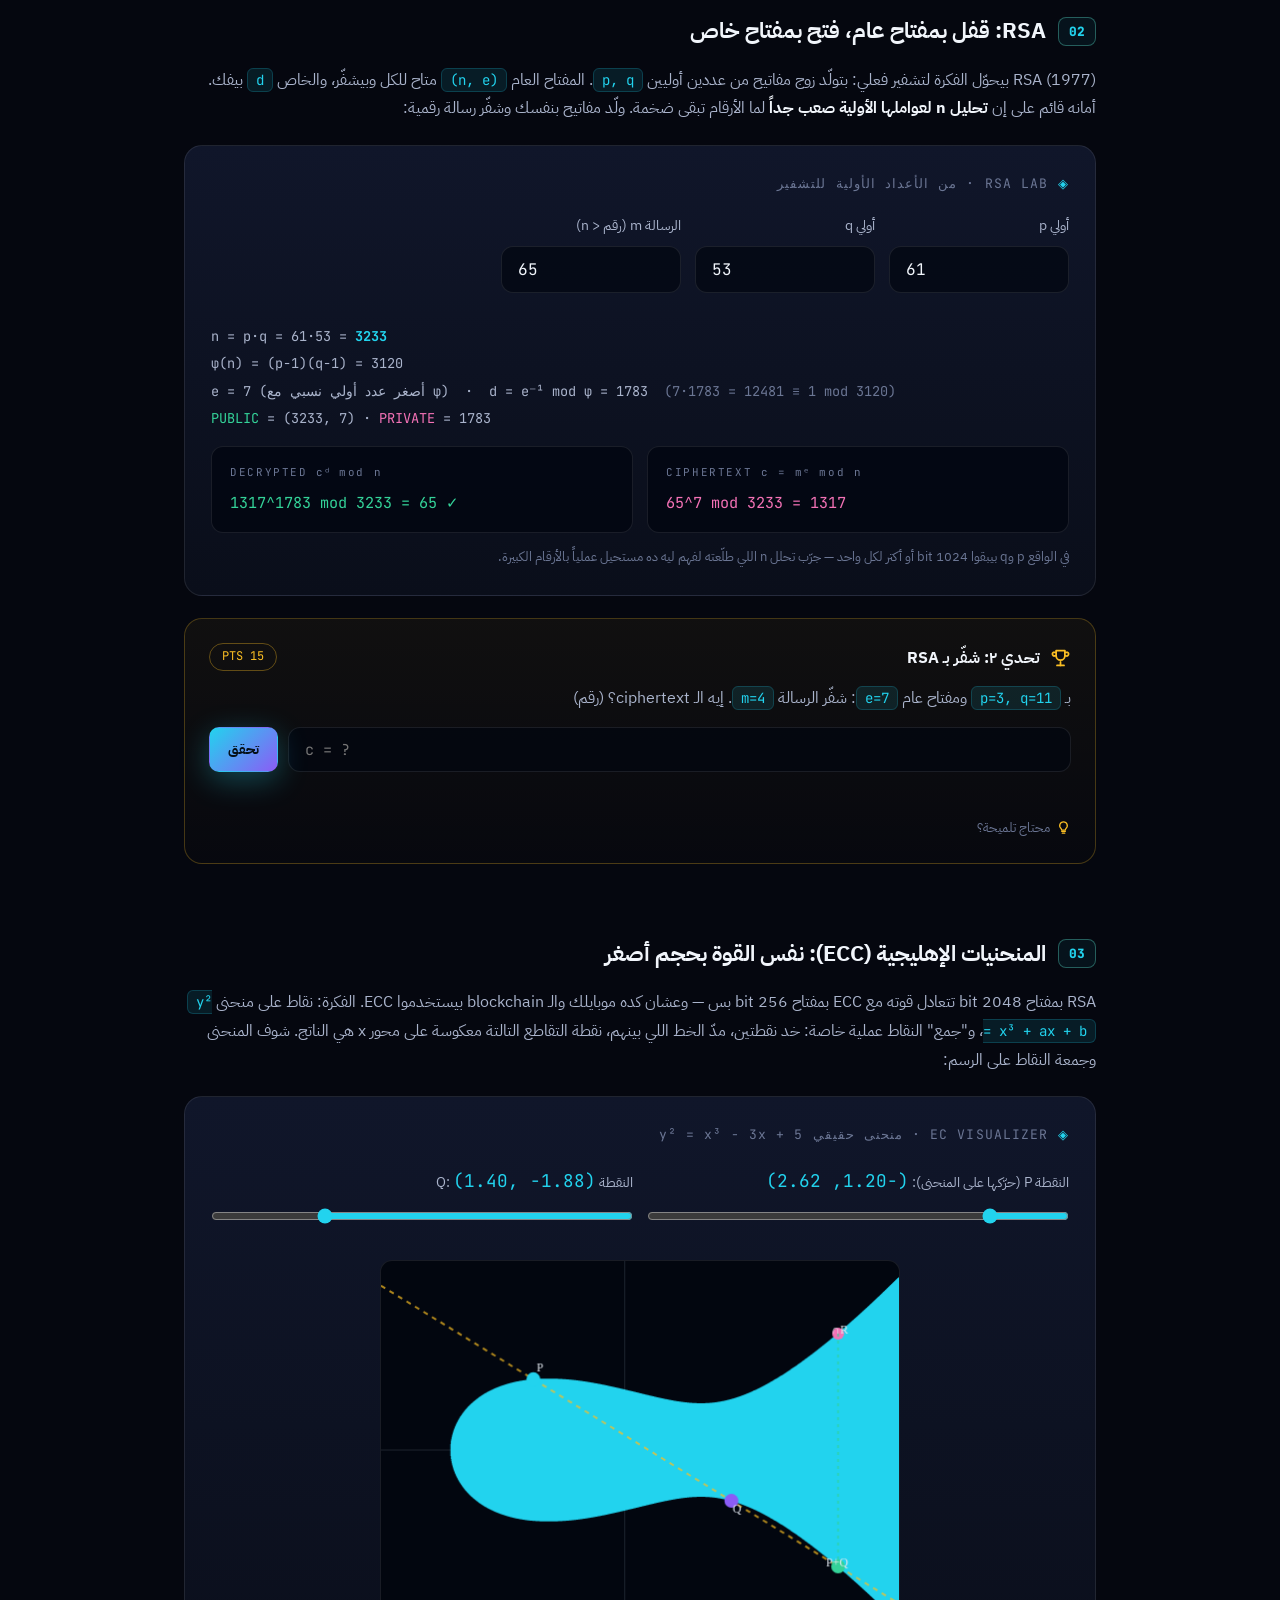
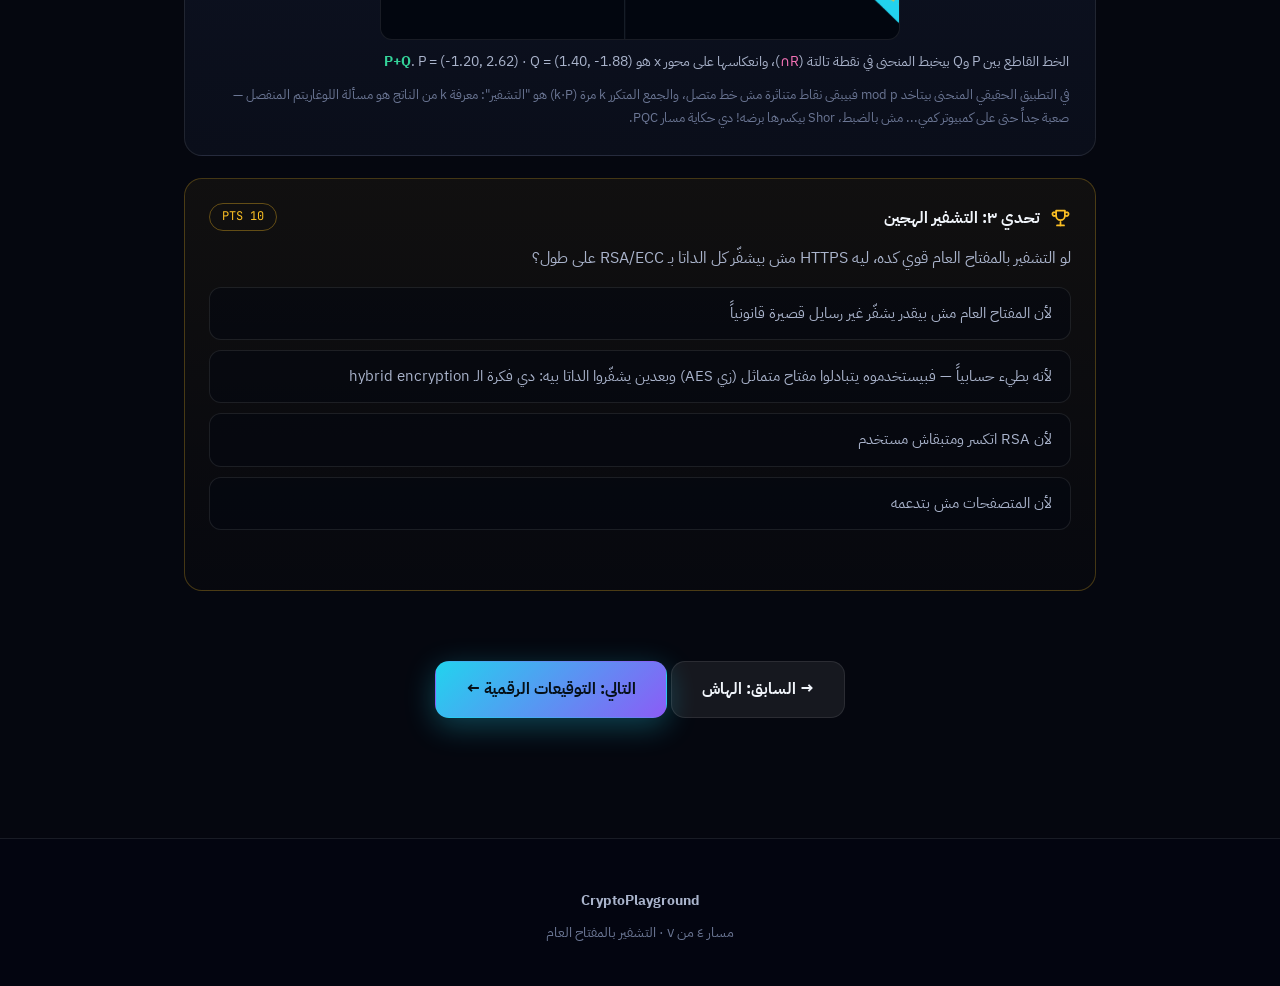
<file: modules/publickey.html>
<!DOCTYPE html>
<html lang="ar" dir="rtl">
<head>
<meta charset="UTF-8">
<meta name="viewport" content="width=device-width, initial-scale=1.0">
<title>التشفير بالمفتاح العام — CryptoPlayground</title>
<link rel="preconnect" href="https://fonts.googleapis.com">
<link rel="preconnect" href="https://fonts.gstatic.com" crossorigin>
<link href="https://fonts.googleapis.com/css2?family=IBM+Plex+Sans+Arabic:wght@300;400;500;600;700&family=JetBrains+Mono:wght@400;700;800&display=swap" rel="stylesheet">
<link rel="stylesheet" href="../assets/css/main.css">
</head>
<body>
<div class="bg-fx"></div>

<nav class="nav">
  <a class="brand" href="../index.html">
    <span class="logo-mark"><i class="ic" data-icon="logo"></i></span>
    <span>CryptoPlayground<small>OPEN SOURCE · LEARN BY DOING</small></span>
  </a>
  <div class="nav-links">
    <a href="../index.html#modules">المسارات</a>
    <span class="nav-score" data-score>0 pts</span>
  </div>
</nav>

<header class="lab-hero">
  <div class="crumbs"><a href="../index.html#modules">المسارات</a> ← مسار ٤</div>
  <h1>التشفير بالمفتاح العام <span class="en">PUBLIC-KEY CRYPTOGRAPHY</span></h1>
  <p>السؤال اللي حيّر العالم: إزاي طرفين مش واثقين في بعض يتفقوا على سر، وكل كلامهم بيتسمع؟ الإجابة غيّرت التاريخ: مفتاح للقفل ومفتاح للفتح. هنا هتحسب Diffie-Hellman وRSA بأرقام صغيرة بإيدك.</p>
</header>

<main class="lab-body">

  <!-- ===================== LESSON 1: DIFFIE-HELLMAN ===================== -->
  <section class="lesson reveal">
    <h2><span class="num">01</span> Diffie-Hellman: السر اللي بيتولد من العلن</h2>
    <p>
      أليس وبوب عايزين مفتاح مشترك، وإيف بتسمع <b>كل حاجة</b> بتتبعت. الفكرة العبقرية (1976):
      يتفقوا علناً على عدد أولي <span class="inline-code">p</span> ومولّد <span class="inline-code">g</span>.
      كل واحد يختار سراً خاصاً، يبعت <span class="inline-code">g^secret mod p</span> العلني،
      وبعدين يرفع اللي وصله لقوته السرية — والاتنين يوصلوا <b>لنفس الرقم</b> من غير ما حد بعته أصلاً.
      جرّب بنفسك (كل الحسابات هنا على أرقام صغيرة عشان تشوفها):
    </p>

    <div class="widget">
      <div class="widget-title">DH EXCHANGE · بروتوكول حي بأرقام حقيقية</div>
      <div class="field-row">
        <div class="field" style="max-width:150px"><label>الأولي p</label><input type="text" id="dh-p" class="mono" value="23"></div>
        <div class="field" style="max-width:150px"><label>المولّد g</label><input type="text" id="dh-g" class="mono" value="5"></div>
      </div>
      <div class="field-row">
        <div class="field">
          <label>سر أليس a: <span class="range-val" id="dh-a-val">6</span></label>
          <input type="range" id="dh-a" min="2" max="20" value="6">
        </div>
        <div class="field">
          <label>سر بوب b: <span class="range-val" id="dh-b-val">15</span></label>
          <input type="range" id="dh-b" min="2" max="20" value="15">
        </div>
      </div>
      <div style="display:grid;grid-template-columns:1fr auto 1fr;gap:14px;align-items:center;margin:18px 0;direction:ltr">
        <div style="text-align:center">
          <div style="font-weight:700;color:var(--cyan)">ALICE</div>
          <div class="output-box" style="margin-top:8px;min-height:auto"><span class="lbl">SECRET a</span><span id="dh-a-box"></span></div>
          <div class="output-box" style="margin-top:8px;min-height:auto"><span class="lbl">SENDS A = gᵃ mod p</span><span id="dh-A-box" style="color:var(--amber)"></span></div>
        </div>
        <div style="font-size:1.4rem;color:var(--text-low)">⇄</div>
        <div style="text-align:center">
          <div style="font-weight:700;color:var(--violet)">BOB</div>
          <div class="output-box" style="margin-top:8px;min-height:auto"><span class="lbl">SECRET b</span><span id="dh-b-box"></span></div>
          <div class="output-box" style="margin-top:8px;min-height:auto"><span class="lbl">SENDS B = gᵇ mod p</span><span id="dh-B-box" style="color:var(--amber)"></span></div>
        </div>
      </div>
      <div class="output-box" style="text-align:center;border-color:rgba(52,211,153,0.4)"><span class="lbl">SHARED SECRET — كل طرف حسبه لوحده</span><span id="dh-s-box" style="font-size:1.3rem;color:var(--green)"></span></div>
      <p style="margin-top:12px;font-size:0.82rem;color:var(--text-low)" id="dh-eve"></p>
    </div>

    <div class="exercise" data-ex-id="pk-1" data-answer-hash="d4735e3a265e16eee03f59718b9b5d03019c07d8b6c51f90da3a666eec13ab35" data-pts="15">
      <div class="ex-head"><span class="ex-title">تحدي ١: إيدك على البروتوكول</span><span class="ex-pts">15 PTS</span></div>
      <p class="q">بـ <span class="inline-code">p=23, g=5</span>: أليس اختارت <span class="inline-code">a=6</span> وبوب اختار <span class="inline-code">b=15</span>. إيه قيمة السر المشترك؟ (رقم)</p>
      <div class="ex-row">
        <input type="text" placeholder="السر المشترك..." data-ex-input>
        <button class="btn btn-primary btn-sm" data-check>تحقق</button>
      </div>
      <div class="ex-feedback"></div>
      <div class="ex-hint">محتاج تلميحة؟
        <span class="hint-body">احسب A = 5⁶ mod 23 = 8، وبعدين السر = Bᵃ mod p حيث B = 5¹⁵ mod 23 = 19، يعني 19⁶ mod 23. أو ببساطة اضبط السلايدرز فوق على 6 و15 وشوف الناتج الأخضر.</span>
      </div>
    </div>
  </section>

  <!-- ===================== LESSON 2: RSA ===================== -->
  <section class="lesson reveal">
    <h2><span class="num">02</span> RSA: قفل بمفتاح عام، فتح بمفتاح خاص</h2>
    <p>
      RSA (1977) بيحوّل الفكرة لتشفير فعلي: بتولّد زوج مفاتيح من عددين أوليين <span class="inline-code">p, q</span>.
      المفتاح العام <span class="inline-code">(n, e)</span> متاح للكل وبيشفّر، والخاص <span class="inline-code">d</span> بيفك.
      أمانه قائم على إن <b>تحليل n لعواملها الأولية صعب جداً</b> لما الأرقام تبقى ضخمة.
      ولّد مفاتيح بنفسك وشفّر رسالة رقمية:
    </p>

    <div class="widget">
      <div class="widget-title">RSA LAB · من الأعداد الأولية للتشفير</div>
      <div class="field-row">
        <div class="field" style="max-width:130px"><label>أولي p</label><input type="text" id="rsa-p" class="mono" value="61"></div>
        <div class="field" style="max-width:130px"><label>أولي q</label><input type="text" id="rsa-q" class="mono" value="53"></div>
        <div class="field" style="max-width:130px"><label>الرسالة m (رقم &lt; n)</label><input type="text" id="rsa-m" class="mono" value="65"></div>
      </div>
      <div id="rsa-steps" style="font-family:var(--font-mono);font-size:0.85rem;direction:ltr;text-align:left;color:var(--text-mid);margin:14px 0;line-height:2"></div>
      <div class="field-row">
        <div class="output-box" style="flex:1"><span class="lbl">CIPHERTEXT c = mᵉ mod n</span><span id="rsa-c" style="color:var(--pink)"></span></div>
        <div class="output-box" style="flex:1"><span class="lbl">DECRYPTED cᵈ mod n</span><span id="rsa-back" style="color:var(--green)"></span></div>
      </div>
      <p style="margin-top:12px;font-size:0.82rem;color:var(--text-low)">
        في الواقع p وq بيبقوا 1024 bit أو أكتر لكل واحد — جرّب تحلل n اللي طلّعته لفهم ليه ده مستحيل عملياً بالأرقام الكبيرة.
      </p>
    </div>

    <div class="exercise" data-ex-id="pk-2" data-answer-hash="b17ef6d19c7a5b1ee83b907c595526dcb1eb06db8227d650d5dda0a9f4ce8cd9" data-pts="15">
      <div class="ex-head"><span class="ex-title">تحدي ٢: شفّر بـ RSA</span><span class="ex-pts">15 PTS</span></div>
      <p class="q">بـ <span class="inline-code">p=3, q=11</span> ومفتاح عام <span class="inline-code">e=7</span>: شفّر الرسالة <span class="inline-code">m=4</span>. إيه الـ ciphertext؟ (رقم)</p>
      <div class="ex-row">
        <input type="text" placeholder="c = ?" data-ex-input>
        <button class="btn btn-primary btn-sm" data-check>تحقق</button>
      </div>
      <div class="ex-feedback"></div>
      <div class="ex-hint">محتاج تلميحة؟
        <span class="hint-body">n = 33 و e = 7، يبقى c = 4⁷ mod 33 = 16384 mod 33. اضبط المعمل فوق على p=3 وq=11 وm=4 وتأكد.</span>
      </div>
    </div>
  </section>

  <!-- ===================== LESSON 3: ECC ===================== -->
  <section class="lesson reveal">
    <h2><span class="num">03</span> المنحنيات الإهليجية (ECC): نفس القوة بحجم أصغر</h2>
    <p>
      RSA بمفتاح 2048 bit تتعادل قوته مع ECC بمفتاح 256 bit بس — وعشان كده موبايلك والـ blockchain بيستخدموا ECC.
      الفكرة: نقاط على منحنى <span class="inline-code">y² = x³ + ax + b</span>، و"جمع" النقاط عملية خاصة:
      خد نقطتين، مدّ الخط اللي بينهم، نقطة التقاطع التالتة معكوسة على محور x هي الناتج.
      شوف المنحنى وجمعة النقاط على الرسم:
    </p>

    <div class="widget">
      <div class="widget-title">EC VISUALIZER · منحنى حقيقي y² = x³ − 3x + 5</div>
      <div class="field-row">
        <div class="field"><label>النقطة P (حرّكها على المنحنى): <span class="range-val" id="ec-p-val"></span></label><input type="range" id="ec-px" min="-20" max="26" value="-12"></div>
        <div class="field"><label>النقطة Q: <span class="range-val" id="ec-q-val"></span></label><input type="range" id="ec-qx" min="-20" max="26" value="14"></div>
      </div>
      <canvas id="ec-canvas" width="520" height="380" style="width:100%;max-width:520px;display:block;margin:10px auto;border-radius:12px;border:1px solid var(--stroke);background:#02060f"></canvas>
      <p style="margin-top:10px;font-size:0.85rem;color:var(--text-mid)" id="ec-caption"></p>
      <p style="margin-top:8px;font-size:0.8rem;color:var(--text-low)">
        في التطبيق الحقيقي المنحنى بيتاخد mod p فبيبقى نقاط متناثرة مش خط متصل، والجمع المتكرر k مرة (k·P) هو "التشفير": معرفة k من الناتج هو مسألة اللوغاريتم المنفصل — صعبة جداً حتى على كمبيوتر كمي... مش بالضبط، Shor بيكسرها برضه! دي حكاية مسار PQC.
      </p>
    </div>

    <div class="exercise" data-ex-id="pk-3" data-mcq data-pts="10">
      <div class="ex-head"><span class="ex-title">تحدي ٣: التشفير الهجين</span><span class="ex-pts">10 PTS</span></div>
      <p class="q">لو التشفير بالمفتاح العام قوي كده، ليه HTTPS مش بيشفّر كل الداتا بـ RSA/ECC على طول؟</p>
      <div class="mcq-options">
        <div class="mcq-opt">لأن المفتاح العام مش بيقدر يشفّر غير رسايل قصيرة قانونياً</div>
        <div class="mcq-opt" data-correct>لأنه بطيء حسابياً — فبيستخدموه يتبادلوا مفتاح متماثل (زي AES) وبعدين يشفّروا الداتا بيه: دي فكرة الـ hybrid encryption</div>
        <div class="mcq-opt">لأن RSA اتكسر ومتبقاش مستخدم</div>
        <div class="mcq-opt">لأن المتصفحات مش بتدعمه</div>
      </div>
      <div class="ex-feedback"></div>
    </div>
  </section>

  <div style="text-align:center;margin-top:40px">
    <a class="btn btn-ghost" href="hashing.html">→ السابق: الهاش</a>
    <a class="btn btn-primary" href="signatures.html">التالي: التوقيعات الرقمية ←</a>
  </div>
</main>

<footer class="footer">
  <div class="f-brand">CryptoPlayground</div>
  <p>مسار ٤ من ٧ · التشفير بالمفتاح العام</p>
</footer>

<script src="../assets/js/lab.js"></script>
<script>
(function () {
  "use strict";

  function modpow(base, exp, mod) {
    base = ((base % mod) + mod) % mod;
    let r = 1;
    while (exp > 0) {
      if (exp & 1) r = (r * base) % mod;
      base = (base * base) % mod;
      exp >>= 1;
    }
    return r;
  }

  /* ---------- DH ---------- */
  const dhp = document.getElementById("dh-p"), dhg = document.getElementById("dh-g");
  const dha = document.getElementById("dh-a"), dhb = document.getElementById("dh-b");
  function updateDH() {
    const p = Math.max(2, parseInt(dhp.value, 10) || 23);
    const g = Math.max(2, parseInt(dhg.value, 10) || 5);
    const a = parseInt(dha.value, 10), b = parseInt(dhb.value, 10);
    document.getElementById("dh-a-val").textContent = a;
    document.getElementById("dh-b-val").textContent = b;
    const A = modpow(g, a, p), B = modpow(g, b, p);
    const s1 = modpow(B, a, p), s2 = modpow(A, b, p);
    document.getElementById("dh-a-box").textContent = a;
    document.getElementById("dh-b-box").textContent = b;
    document.getElementById("dh-A-box").textContent = g + "^" + a + " mod " + p + " = " + A;
    document.getElementById("dh-B-box").textContent = g + "^" + b + " mod " + p + " = " + B;
    document.getElementById("dh-s-box").textContent = s1 + (s1 === s2 ? " ✓" : " ≠ " + s2 + " (راجِع المدخلات)");
    document.getElementById("dh-eve").textContent =
      "إيف اللي بتسمع شافت بس: p=" + p + ", g=" + g + ", A=" + A + ", B=" + B + ". عشان توصل للسر " + s1 +
      " محتاجة تحل مسألة اللوغاريتم المنفصل (تطلّع a من A) — سهلة هنا لأن p صغير، مستحيلة عملياً بأرقام 2048-bit.";
  }
  [dhp, dhg, dha, dhb].forEach(el => el.addEventListener("input", updateDH));
  updateDH();

  /* ---------- RSA ---------- */
  const rp = document.getElementById("rsa-p"), rq = document.getElementById("rsa-q"), rm = document.getElementById("rsa-m");
  function isPrime(n) { if (n < 2) return false; for (let i = 2; i * i <= n; i++) if (n % i === 0) return false; return true; }
  function egcd(a, b) { return b === 0 ? [a, 1, 0] : (() => { const [g, x, y] = egcd(b, a % b); return [g, y, x - Math.floor(a / b) * y]; })(); }
  function updateRSA() {
    const p = parseInt(rp.value, 10), q = parseInt(rq.value, 10), m = parseInt(rm.value, 10);
    const steps = document.getElementById("rsa-steps");
    if (!isPrime(p) || !isPrime(q) || p === q) {
      steps.innerHTML = '<span style="color:var(--red)">اختار عددين أوليين مختلفين (p و q)</span>';
      document.getElementById("rsa-c").textContent = "—";
      document.getElementById("rsa-back").textContent = "—";
      return;
    }
    const n = p * q, phi = (p - 1) * (q - 1);
    let e = 3;
    while (e < phi && egcd(e, phi)[0] !== 1) e += 2;
    const d = ((egcd(e, phi)[1] % phi) + phi) % phi;
    if (!(m >= 0 && m < n)) {
      steps.innerHTML = '<span style="color:var(--red)">الرسالة m لازم تبقى بين 0 و ' + (n - 1) + "</span>";
      document.getElementById("rsa-c").textContent = "—";
      document.getElementById("rsa-back").textContent = "—";
      return;
    }
    const c = modpow(m, e, n), back = modpow(c, d, n);
    steps.innerHTML =
      "n = p·q = " + p + "·" + q + " = <b style='color:var(--cyan)'>" + n + "</b><br>" +
      "φ(n) = (p−1)(q−1) = " + phi + "<br>" +
      "e = " + e + " (أصغر عدد أولي نسبي مع φ) &nbsp;·&nbsp; d = e⁻¹ mod φ = " + d +
      " &nbsp;<span style='color:var(--text-low)'>(" + e + "·" + d + " = " + (e * d) + " ≡ 1 mod " + phi + ")</span><br>" +
      "<span style='color:var(--green)'>PUBLIC</span> = (" + n + ", " + e + ") · <span style='color:var(--pink)'>PRIVATE</span> = " + d;
    document.getElementById("rsa-c").textContent = m + "^" + e + " mod " + n + " = " + c;
    document.getElementById("rsa-back").textContent = c + "^" + d + " mod " + n + " = " + back + (back === m ? " ✓" : "");
  }
  [rp, rq, rm].forEach(el => el.addEventListener("input", updateRSA));
  updateRSA();

  /* ---------- ECC visualizer ---------- */
  const cv = document.getElementById("ec-canvas");
  const ctx = cv.getContext("2d");
  const epx = document.getElementById("ec-px"), eqx = document.getElementById("ec-qx");
  const A_COEF = -3, B_COEF = 5;
  const XMIN = -3.2, XMAX = 3.6, YMIN = -7, YMAX = 7;
  function fx(x) { return x * x * x + A_COEF * x + B_COEF; }
  function toPx(x, y) {
    return [((x - XMIN) / (XMAX - XMIN)) * cv.width, cv.height - ((y - YMIN) / (YMAX - YMIN)) * cv.height];
  }
  function ptOnCurve(xRaw, side) {
    // project slider x onto the curve: find nearest x where fx >= 0, take y = ±sqrt
    let x = xRaw / 10;
    for (let xi = x; xi < XMAX; xi += 0.01) { if (fx(xi) >= 0) { x = xi; break; } }
    const y = Math.sqrt(fx(x)) * side;
    return [x, y];
  }
  function drawEC() {
    const P = ptOnCurve(parseInt(epx.value, 10), 1);
    const Q = ptOnCurve(parseInt(eqx.value, 10), -1);
    ctx.clearRect(0, 0, cv.width, cv.height);
    // axes
    ctx.strokeStyle = "rgba(148,163,184,0.2)";
    ctx.lineWidth = 1;
    ctx.beginPath();
    const [ox0, oy0] = toPx(XMIN, 0), [ox1] = toPx(XMAX, 0);
    ctx.moveTo(ox0, oy0); ctx.lineTo(ox1, oy0);
    const [ax0, ay0] = toPx(0, YMIN), [, ay1] = toPx(0, YMAX);
    ctx.moveTo(ax0, ay0); ctx.lineTo(ax0, ay1);
    ctx.stroke();
    // curve
    ctx.strokeStyle = "#22d3ee";
    ctx.lineWidth = 2;
    ctx.beginPath();
    let started = false;
    for (let x = XMIN; x <= XMAX; x += 0.005) {
      const v = fx(x);
      if (v < 0) { started = false; continue; }
      const y = Math.sqrt(v);
      for (const s of [1, -1]) {
        const [px, py] = toPx(x, y * s);
        if (!started) { ctx.moveTo(px, py); started = true; } else ctx.lineTo(px, py);
      }
    }
    ctx.stroke();
    // secant line through P, Q
    const [x1, y1] = P, [x2, y2] = Q;
    if (Math.abs(x1 - x2) > 1e-9) {
      const m = (y2 - y1) / (x2 - x1);
      const x3 = m * m - x1 - x2;
      const y3 = m * (x1 - x3) - y1;
      // line
      ctx.strokeStyle = "rgba(251,191,36,0.7)";
      ctx.setLineDash([5, 5]);
      ctx.beginPath();
      const [lx0, ly0] = toPx(XMIN, m * (XMIN - x1) + y1);
      const [lx1, ly1] = toPx(XMAX, m * (XMAX - x1) + y1);
      ctx.moveTo(lx0, ly0); ctx.lineTo(lx1, ly1);
      ctx.stroke();
      ctx.setLineDash([]);
      // R = -intersection (third point), and R' = P+Q
      const [rpx, rpy] = toPx(x3, -(-y3)); // intersection point (x3, y3)... careful below
      const [ix, iy] = toPx(x3, y3);
      const [sx, sy] = toPx(x3, -y3);
      ctx.fillStyle = "#f472b6";
      ctx.beginPath(); ctx.arc(ix, iy, 6, 0, 7); ctx.fill();
      ctx.fillStyle = "#34d399";
      ctx.beginPath(); ctx.arc(sx, sy, 7, 0, 7); ctx.fill();
      ctx.strokeStyle = "rgba(52,211,153,0.6)";
      ctx.setLineDash([3, 4]);
      ctx.beginPath(); ctx.moveTo(ix, iy); ctx.lineTo(sx, sy); ctx.stroke();
      ctx.setLineDash([]);
      ctx.fillStyle = "#e2e8f0";
      ctx.font = "12px JetBrains Mono";
      ctx.fillText("R∩", ix + 10, iy);
      ctx.fillText("P+Q", sx + 10, sy);
      document.getElementById("ec-caption").innerHTML =
        "الخط القاطع بين P وQ بيخبط المنحنى في نقطة تالتة (<span style='color:var(--pink)'>R∩</span>)، وانعكاسها على محور x هو <b style='color:var(--green)'>P+Q</b>. P = (" +
        x1.toFixed(2) + ", " + y1.toFixed(2) + ") · Q = (" + x2.toFixed(2) + ", " + y2.toFixed(2) + ")";
    }
    // P, Q points
    const [ppx, ppy] = toPx(P[0], P[1]);
    const [qpx, qpy] = toPx(Q[0], Q[1]);
    ctx.fillStyle = "#22d3ee";
    ctx.beginPath(); ctx.arc(ppx, ppy, 7, 0, 7); ctx.fill();
    ctx.fillStyle = "#8b5cf6";
    ctx.beginPath(); ctx.arc(qpx, qpy, 7, 0, 7); ctx.fill();
    ctx.fillStyle = "#e2e8f0";
    ctx.fillText("P", ppx + 10, ppy - 8);
    ctx.fillText("Q", qpx + 10, qpy + 12);
    document.getElementById("ec-p-val").textContent = "(" + P[0].toFixed(2) + ", " + P[1].toFixed(2) + ")";
    document.getElementById("ec-q-val").textContent = "(" + Q[0].toFixed(2) + ", " + Q[1].toFixed(2) + ")";
  }
  epx.addEventListener("input", drawEC);
  eqx.addEventListener("input", drawEC);
  drawEC();
})();
</script>
</body>
</html>
</file>
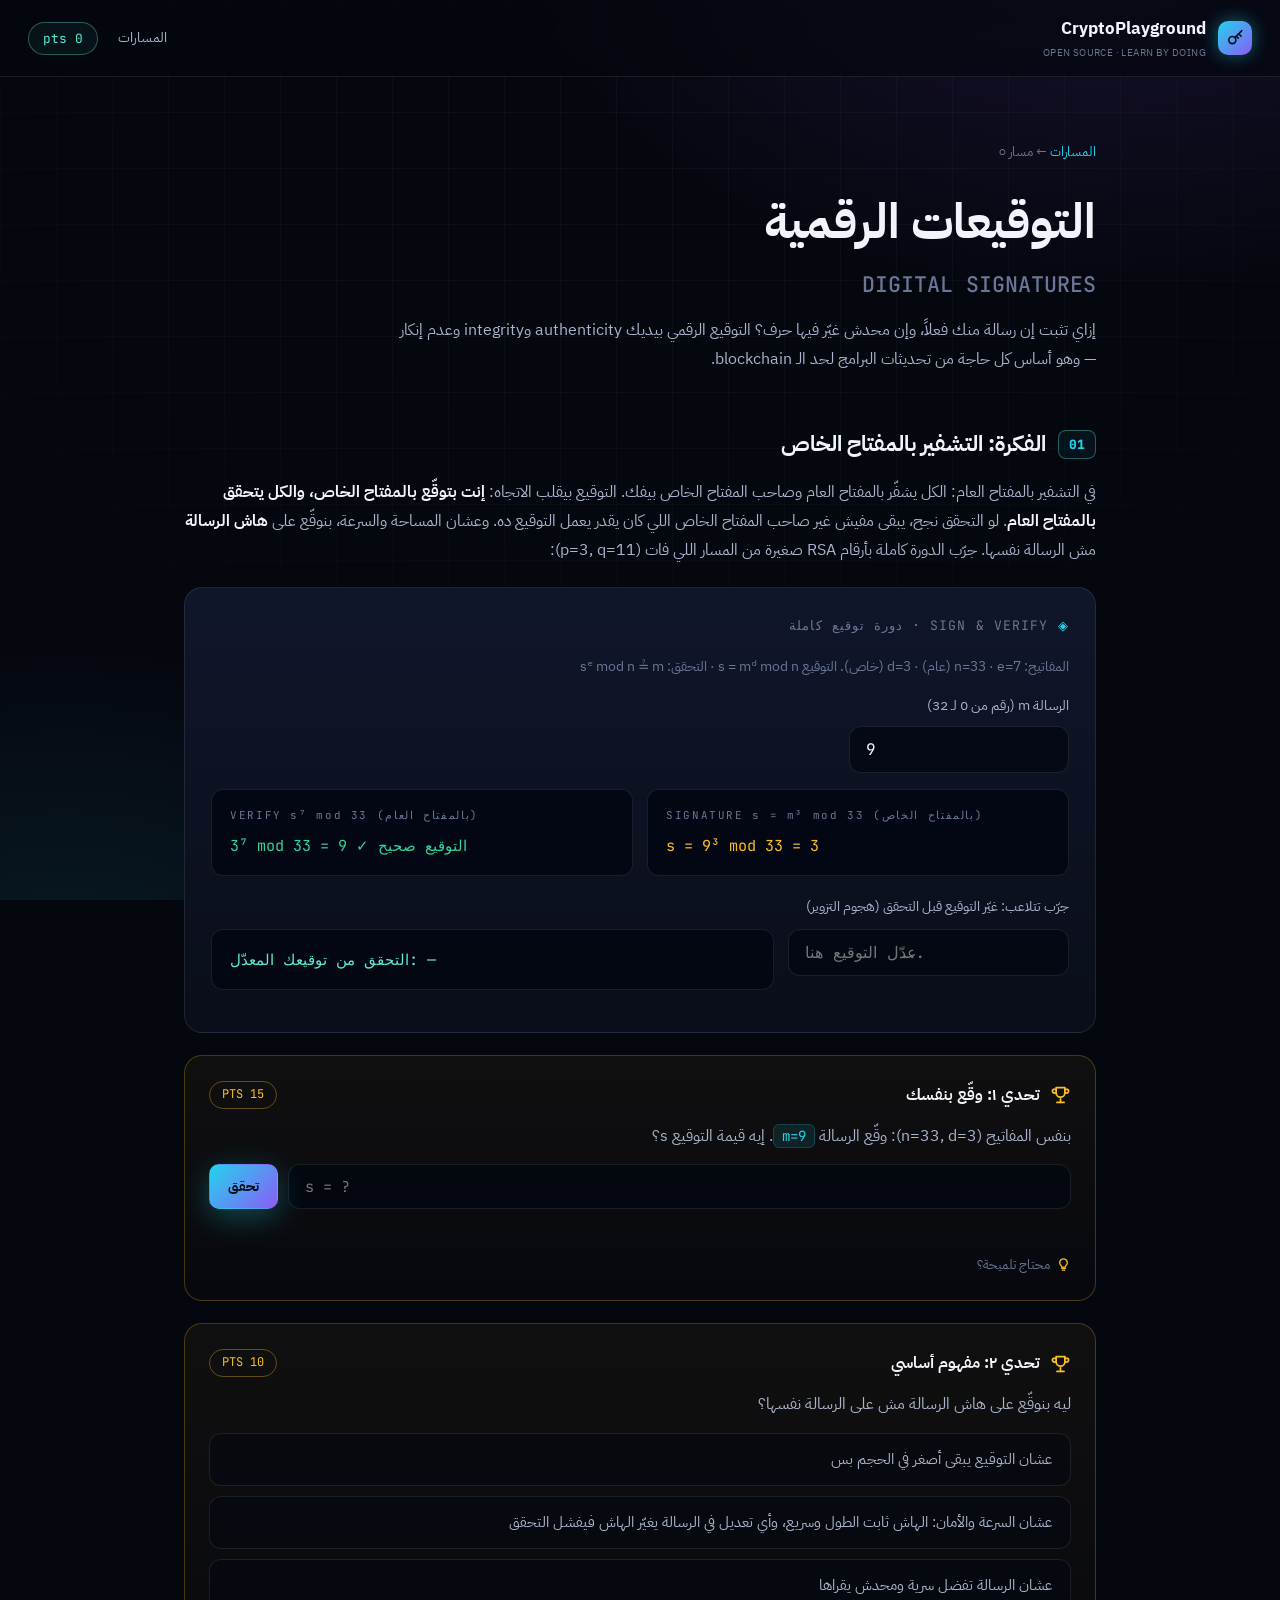
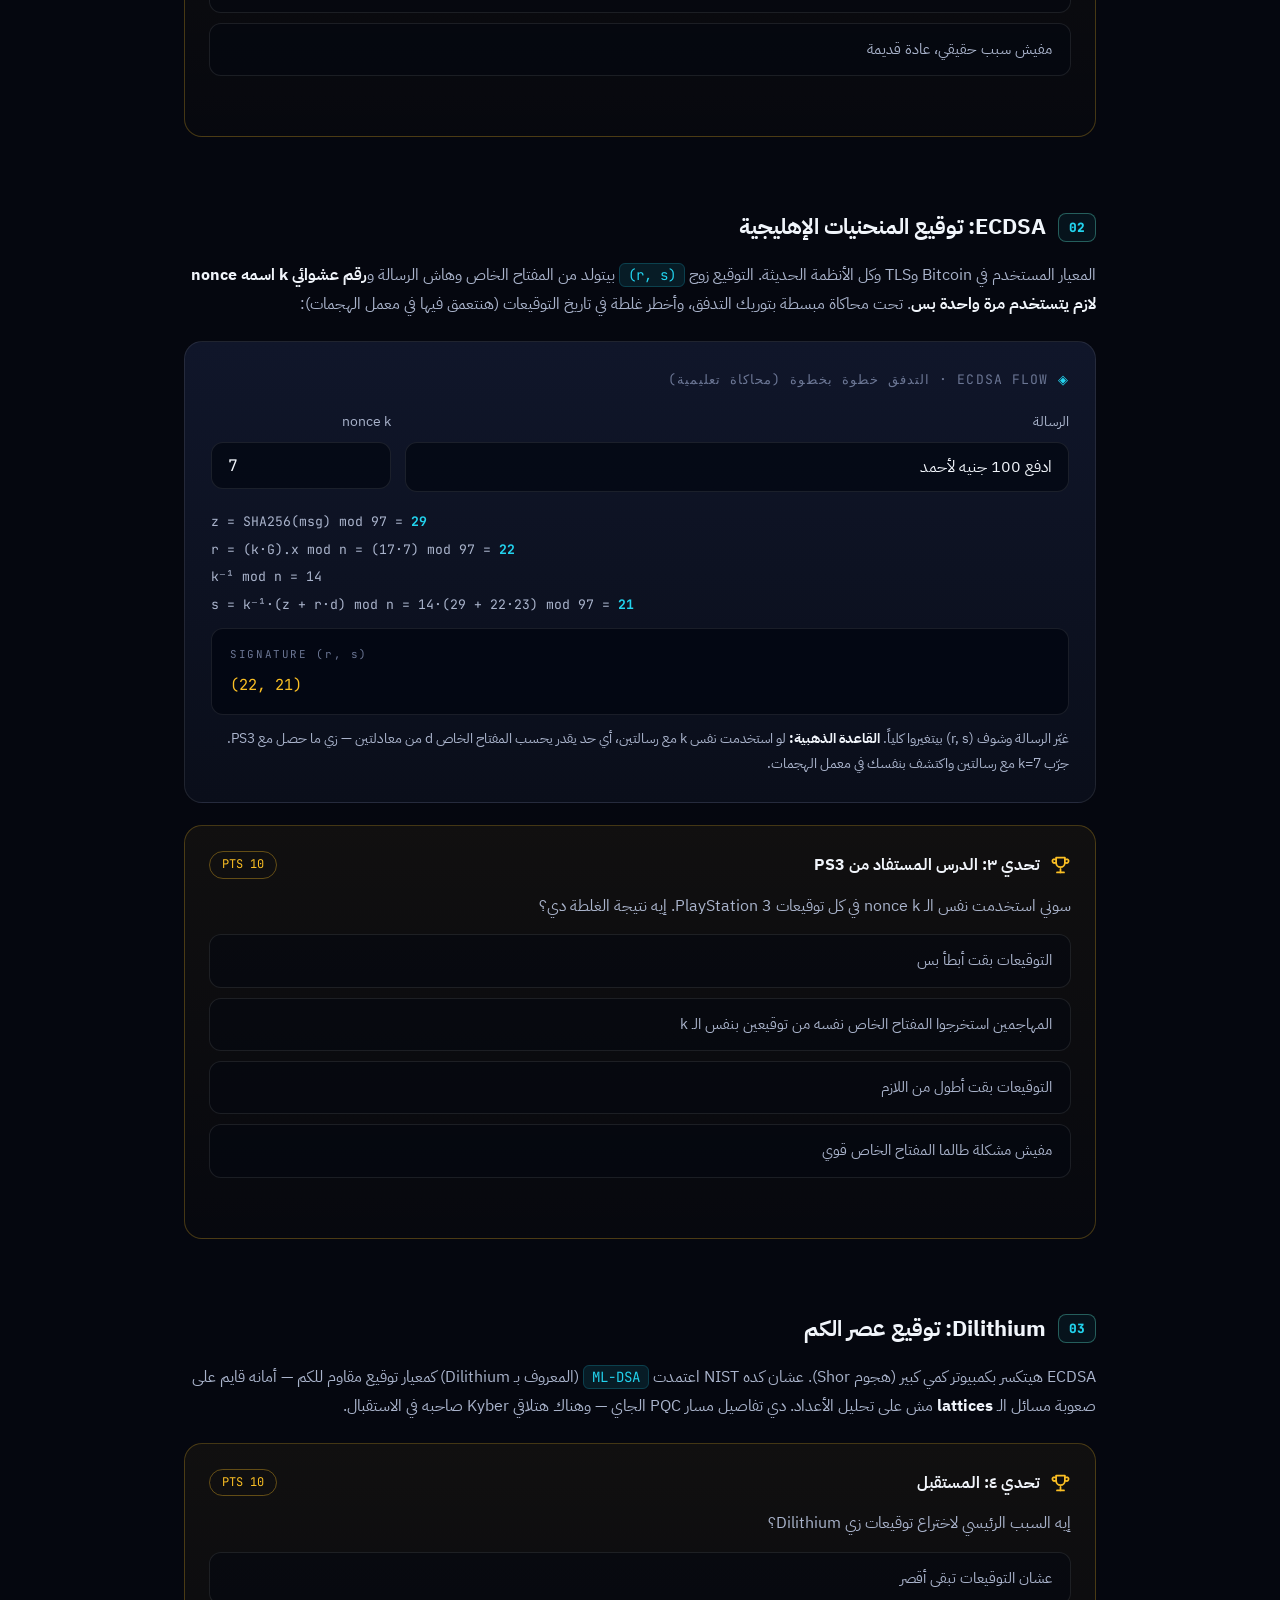
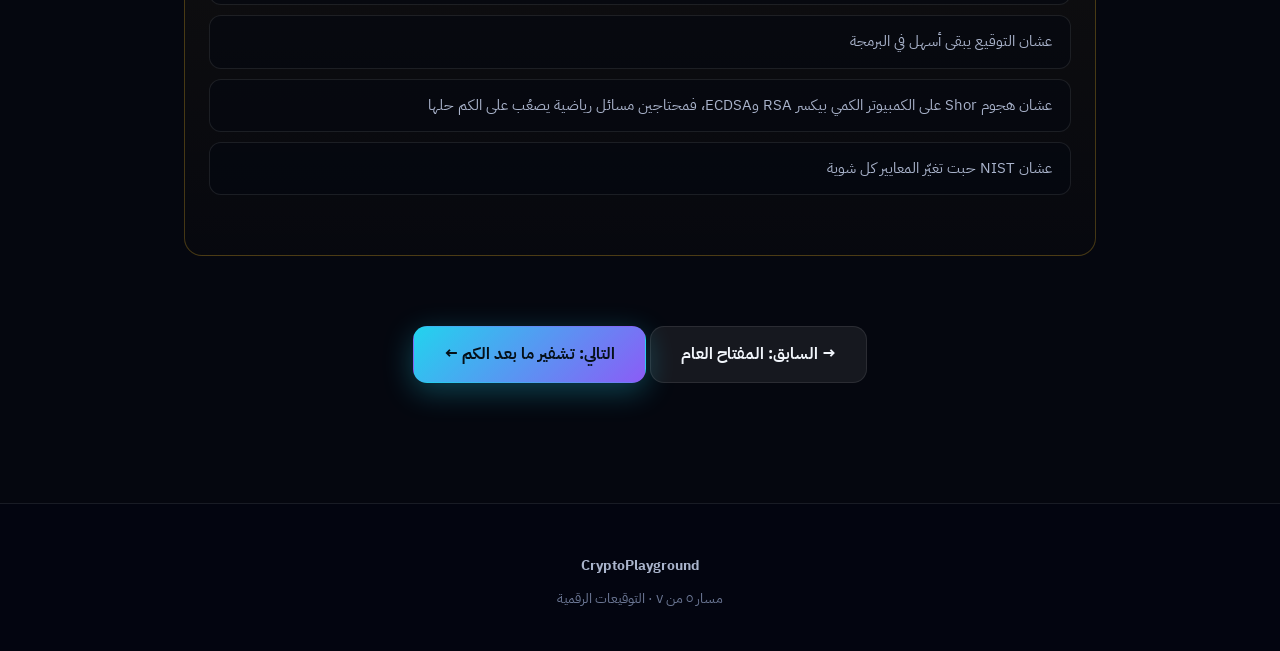
<file: modules/signatures.html>
<!DOCTYPE html>
<html lang="ar" dir="rtl">
<head>
<meta charset="UTF-8">
<meta name="viewport" content="width=device-width, initial-scale=1.0">
<title>التوقيعات الرقمية — CryptoPlayground</title>
<link rel="preconnect" href="https://fonts.googleapis.com">
<link rel="preconnect" href="https://fonts.gstatic.com" crossorigin>
<link href="https://fonts.googleapis.com/css2?family=IBM+Plex+Sans+Arabic:wght@300;400;500;600;700&family=JetBrains+Mono:wght@400;700;800&display=swap" rel="stylesheet">
<link rel="stylesheet" href="../assets/css/main.css">
</head>
<body>
<div class="bg-fx"></div>

<nav class="nav">
  <a class="brand" href="../index.html">
    <span class="logo-mark"><i class="ic" data-icon="logo"></i></span>
    <span>CryptoPlayground<small>OPEN SOURCE · LEARN BY DOING</small></span>
  </a>
  <div class="nav-links">
    <a href="../index.html#modules">المسارات</a>
    <span class="nav-score" data-score>0 pts</span>
  </div>
</nav>

<header class="lab-hero">
  <div class="crumbs"><a href="../index.html#modules">المسارات</a> ← مسار ٥</div>
  <h1>التوقيعات الرقمية <span class="en">DIGITAL SIGNATURES</span></h1>
  <p>إزاي تثبت إن رسالة منك فعلاً، وإن محدش غيّر فيها حرف؟ التوقيع الرقمي بيديك authenticity وintegrity وعدم إنكار — وهو أساس كل حاجة من تحديثات البرامج لحد الـ blockchain.</p>
</header>

<main class="lab-body">

  <!-- ===================== LESSON 1: WHAT IS A SIGNATURE ===================== -->
  <section class="lesson reveal">
    <h2><span class="num">01</span> الفكرة: التشفير بالمفتاح الخاص</h2>
    <p>
      في التشفير بالمفتاح العام: الكل يشفّر بالمفتاح العام وصاحب المفتاح الخاص بيفك.
      التوقيع بيقلب الاتجاه: <b>إنت بتوقّع بالمفتاح الخاص، والكل يتحقق بالمفتاح العام</b>.
      لو التحقق نجح، يبقى مفيش غير صاحب المفتاح الخاص اللي كان يقدر يعمل التوقيع ده.
      وعشان المساحة والسرعة، بنوقّع على <b>هاش الرسالة</b> مش الرسالة نفسها.
      جرّب الدورة كاملة بأرقام RSA صغيرة من المسار اللي فات (p=3, q=11):
    </p>

    <div class="widget">
      <div class="widget-title">SIGN & VERIFY · دورة توقيع كاملة</div>
      <p style="font-size:0.85rem;color:var(--text-low);margin-bottom:14px">المفاتيح: n=33 · e=7 (عام) · d=3 (خاص). التوقيع s = mᵈ mod n · التحقق: sᵉ mod n ≟ m</p>
      <div class="field" style="max-width:220px">
        <label>الرسالة m (رقم من 0 لـ 32)</label>
        <input type="text" id="sig-m" class="mono" value="9">
      </div>
      <div class="field-row" style="margin-top:8px">
        <div class="output-box" style="flex:1"><span class="lbl">SIGNATURE s = m³ mod 33 (بالمفتاح الخاص)</span><span id="sig-s" style="color:var(--amber)"></span></div>
        <div class="output-box" style="flex:1"><span class="lbl">VERIFY s⁷ mod 33 (بالمفتاح العام)</span><span id="sig-v" style="color:var(--green)"></span></div>
      </div>
      <div style="margin-top:16px">
        <label style="font-size:0.85rem;color:var(--text-mid)">جرّب تتلاعب: غيّر التوقيع قبل التحقق (هجوم التزوير)</label>
        <div class="field-row" style="margin-top:8px">
          <div class="field"><input type="text" id="sig-forge" class="mono" placeholder="عدّل التوقيع هنا..."></div>
          <div class="field" style="flex:2"><div class="output-box" id="sig-forge-out" style="min-height:auto">التحقق من توقيعك المعدّل: —</div></div>
        </div>
      </div>
    </div>

    <div class="exercise" data-ex-id="sg-1" data-answer-hash="4e07408562bedb8b60ce05c1decfe3ad16b72230967de01f640b7e4729b49fce" data-pts="15">
      <div class="ex-head"><span class="ex-title">تحدي ١: وقّع بنفسك</span><span class="ex-pts">15 PTS</span></div>
      <p class="q">بنفس المفاتيح (n=33, d=3): وقّع الرسالة <span class="inline-code">m=9</span>. إيه قيمة التوقيع s؟</p>
      <div class="ex-row">
        <input type="text" placeholder="s = ?" data-ex-input>
        <button class="btn btn-primary btn-sm" data-check>تحقق</button>
      </div>
      <div class="ex-feedback"></div>
      <div class="ex-hint">محتاج تلميحة؟
        <span class="hint-body">s = 9³ mod 33 = 729 mod 33. اكتب 9 في المعمل فوق وهتلاقي التوقيع جاهز.</span>
      </div>
    </div>

    <div class="exercise" data-ex-id="sg-2" data-mcq data-pts="10">
      <div class="ex-head"><span class="ex-title">تحدي ٢: مفهوم أساسي</span><span class="ex-pts">10 PTS</span></div>
      <p class="q">ليه بنوقّع على هاش الرسالة مش على الرسالة نفسها؟</p>
      <div class="mcq-options">
        <div class="mcq-opt">عشان التوقيع يبقى أصغر في الحجم بس</div>
        <div class="mcq-opt" data-correct>عشان السرعة والأمان: الهاش ثابت الطول وسريع، وأي تعديل في الرسالة يغيّر الهاش فيفشل التحقق</div>
        <div class="mcq-opt">عشان الرسالة تفضل سرية ومحدش يقراها</div>
        <div class="mcq-opt">مفيش سبب حقيقي، عادة قديمة</div>
      </div>
      <div class="ex-feedback"></div>
    </div>
  </section>

  <!-- ===================== LESSON 2: ECDSA ===================== -->
  <section class="lesson reveal">
    <h2><span class="num">02</span> ECDSA: توقيع المنحنيات الإهليجية</h2>
    <p>
      المعيار المستخدم في Bitcoin وTLS وكل الأنظمة الحديثة. التوقيع زوج <span class="inline-code">(r, s)</span>
      بيتولد من المفتاح الخاص وهاش الرسالة و<b>رقم عشوائي k اسمه nonce لازم يتستخدم مرة واحدة بس</b>.
      تحت محاكاة مبسطة بتوريك التدفق، وأخطر غلطة في تاريخ التوقيعات (هنتعمق فيها في معمل الهجمات):
    </p>

    <div class="widget">
      <div class="widget-title">ECDSA FLOW · التدفق خطوة بخطوة (محاكاة تعليمية)</div>
      <div class="field-row">
        <div class="field"><label>الرسالة</label><input type="text" id="ecdsa-msg" value="ادفع 100 جنيه لأحمد"></div>
        <div class="field" style="max-width:170px"><label>nonce k</label><input type="text" id="ecdsa-k" class="mono" value="7"></div>
      </div>
      <div id="ecdsa-steps" style="font-family:var(--font-mono);font-size:0.82rem;direction:ltr;text-align:left;color:var(--text-mid);line-height:2.1"></div>
      <div class="output-box" style="margin-top:10px"><span class="lbl">SIGNATURE (r, s)</span><span id="ecdsa-sig" style="color:var(--amber)"></span></div>
      <p style="margin-top:12px;font-size:0.85rem;color:var(--text-mid)" id="ecdsa-warn"></p>
    </div>

    <div class="exercise" data-ex-id="sg-3" data-mcq data-pts="10">
      <div class="ex-head"><span class="ex-title">تحدي ٣: الدرس المستفاد من PS3</span><span class="ex-pts">10 PTS</span></div>
      <p class="q">سوني استخدمت نفس الـ nonce k في كل توقيعات PlayStation 3. إيه نتيجة الغلطة دي؟</p>
      <div class="mcq-options">
        <div class="mcq-opt">التوقيعات بقت أبطأ بس</div>
        <div class="mcq-opt" data-correct>المهاجمين استخرجوا المفتاح الخاص نفسه من توقيعين بنفس الـ k</div>
        <div class="mcq-opt">التوقيعات بقت أطول من اللازم</div>
        <div class="mcq-opt">مفيش مشكلة طالما المفتاح الخاص قوي</div>
      </div>
      <div class="ex-feedback"></div>
    </div>
  </section>

  <!-- ===================== LESSON 3: DILITHIUM ===================== -->
  <section class="lesson reveal">
    <h2><span class="num">03</span> Dilithium: توقيع عصر الكم</h2>
    <p>
      ECDSA هيتكسر بكمبيوتر كمي كبير (هجوم Shor). عشان كده NIST اعتمدت
      <span class="inline-code">ML-DSA</span> (المعروف بـ Dilithium) كمعيار توقيع مقاوم للكم —
      أمانه قايم على صعوبة مسائل الـ <b>lattices</b> مش على تحليل الأعداد.
      دي تفاصيل مسار PQC الجاي — وهناك هتلاقي Kyber صاحبه في الاستقبال.
    </p>

    <div class="exercise" data-ex-id="sg-4" data-mcq data-pts="10">
      <div class="ex-head"><span class="ex-title">تحدي ٤: المستقبل</span><span class="ex-pts">10 PTS</span></div>
      <p class="q">إيه السبب الرئيسي لاختراع توقيعات زي Dilithium؟</p>
      <div class="mcq-options">
        <div class="mcq-opt">عشان التوقيعات تبقى أقصر</div>
        <div class="mcq-opt">عشان التوقيع يبقى أسهل في البرمجة</div>
        <div class="mcq-opt" data-correct>عشان هجوم Shor على الكمبيوتر الكمي بيكسر RSA وECDSA، فمحتاجين مسائل رياضية يصعُب على الكم حلها</div>
        <div class="mcq-opt">عشان NIST حبت تغيّر المعايير كل شوية</div>
      </div>
      <div class="ex-feedback"></div>
    </div>
  </section>

  <div style="text-align:center;margin-top:40px">
    <a class="btn btn-ghost" href="publickey.html">→ السابق: المفتاح العام</a>
    <a class="btn btn-primary" href="pqc.html">التالي: تشفير ما بعد الكم ←</a>
  </div>
</main>

<footer class="footer">
  <div class="f-brand">CryptoPlayground</div>
  <p>مسار ٥ من ٧ · التوقيعات الرقمية</p>
</footer>

<script src="../assets/js/lab.js"></script>
<script>
(function () {
  "use strict";
  function modpow(base, exp, mod) {
    base = ((base % mod) + mod) % mod;
    let r = 1;
    while (exp > 0) {
      if (exp & 1) r = (r * base) % mod;
      base = (base * base) % mod;
      exp >>= 1;
    }
    return r;
  }

  /* ---------- sign & verify toy ---------- */
  const mIn = document.getElementById("sig-m");
  const forgeIn = document.getElementById("sig-forge");
  const N = 33, E = 7, D = 3;
  function updateSig() {
    const m = parseInt(mIn.value, 10);
    if (!(m >= 0 && m < N)) {
      document.getElementById("sig-s").textContent = "—";
      document.getElementById("sig-v").textContent = "خارج النطاق";
      return;
    }
    const s = modpow(m, D, N);
    const v = modpow(s, E, N);
    document.getElementById("sig-s").textContent = "s = " + m + "³ mod 33 = " + s;
    document.getElementById("sig-v").textContent = s + "⁷ mod 33 = " + v + (v === m ? " ✓ التوقيع صحيح" : " ✗");
    updateForge(m);
  }
  function updateForge(m) {
    const f = parseInt(forgeIn.value, 10);
    const out = document.getElementById("sig-forge-out");
    if (isNaN(f)) { out.textContent = "التحقق من توقيعك المعدّل: —"; return; }
    const v = modpow(f, E, N);
    const match = v === (m ?? parseInt(mIn.value, 10));
    out.innerHTML = "التحقق: " + f + "⁷ mod 33 = " + v + (match
      ? " <b style='color:var(--green)'>✓ طابق الرسالة — تقدر تزوّر في النموذج الصغير ده لأن n=33!</b>"
      : " <b style='color:var(--red)'>✗ فشل التحقق — التزوير انكشف</b>");
  }
  mIn.addEventListener("input", updateSig);
  forgeIn.addEventListener("input", () => updateForge(parseInt(mIn.value, 10)));
  updateSig();

  /* ---------- ECDSA flow simulation ---------- */
  const msgIn = document.getElementById("ecdsa-msg");
  const kIn = document.getElementById("ecdsa-k");
  const N_ORD = 97; // toy group order
  const PRIV = 23;  // toy private key
  const GENX = 17;  // toy generator x-coordinate stand-in
  async function updateEcdsa() {
    const msgBytes = new TextEncoder().encode(msgIn.value);
    const hashBuf = await crypto.subtle.digest("SHA-256", msgBytes);
    const z = new DataView(hashBuf).getUint32(0) % N_ORD;
    let k = parseInt(kIn.value, 10) || 7;
    k = ((k % N_ORD) + N_ORD) % N_ORD || 7;
    const r = (GENX * k) % N_ORD;
    // s = k^-1 (z + r*priv) mod n
    let kinv = 1;
    for (let i = 1; i < N_ORD; i++) if ((k * i) % N_ORD === 1) { kinv = i; break; }
    const s = (kinv * (z + r * PRIV)) % N_ORD;
    document.getElementById("ecdsa-steps").innerHTML =
      "z  = SHA256(msg) mod " + N_ORD + " = <b style='color:var(--cyan)'>" + z + "</b><br>" +
      "r  = (k·G).x mod n = (" + GENX + "·" + k + ") mod " + N_ORD + " = <b style='color:var(--cyan)'>" + r + "</b><br>" +
      "k⁻¹ mod n = " + kinv + "<br>" +
      "s  = k⁻¹·(z + r·d) mod n = " + kinv + "·(" + z + " + " + r + "·" + PRIV + ") mod " + N_ORD + " = <b style='color:var(--cyan)'>" + s + "</b>";
    document.getElementById("ecdsa-sig").textContent = "(" + r + ", " + s + ")";
    document.getElementById("ecdsa-warn").innerHTML =
      "غيّر الرسالة وشوف (r, s) بيتغيروا كلياً. <b>القاعدة الذهبية:</b> لو استخدمت نفس k مع رسالتين، " +
      "أي حد يقدر يحسب المفتاح الخاص d من معادلتين — زي ما حصل مع PS3. جرّب k=7 مع رسالتين واكتشف بنفسك في معمل الهجمات.";
  }
  msgIn.addEventListener("input", updateEcdsa);
  kIn.addEventListener("input", updateEcdsa);
  updateEcdsa();
})();
</script>
</body>
</html>
</file>
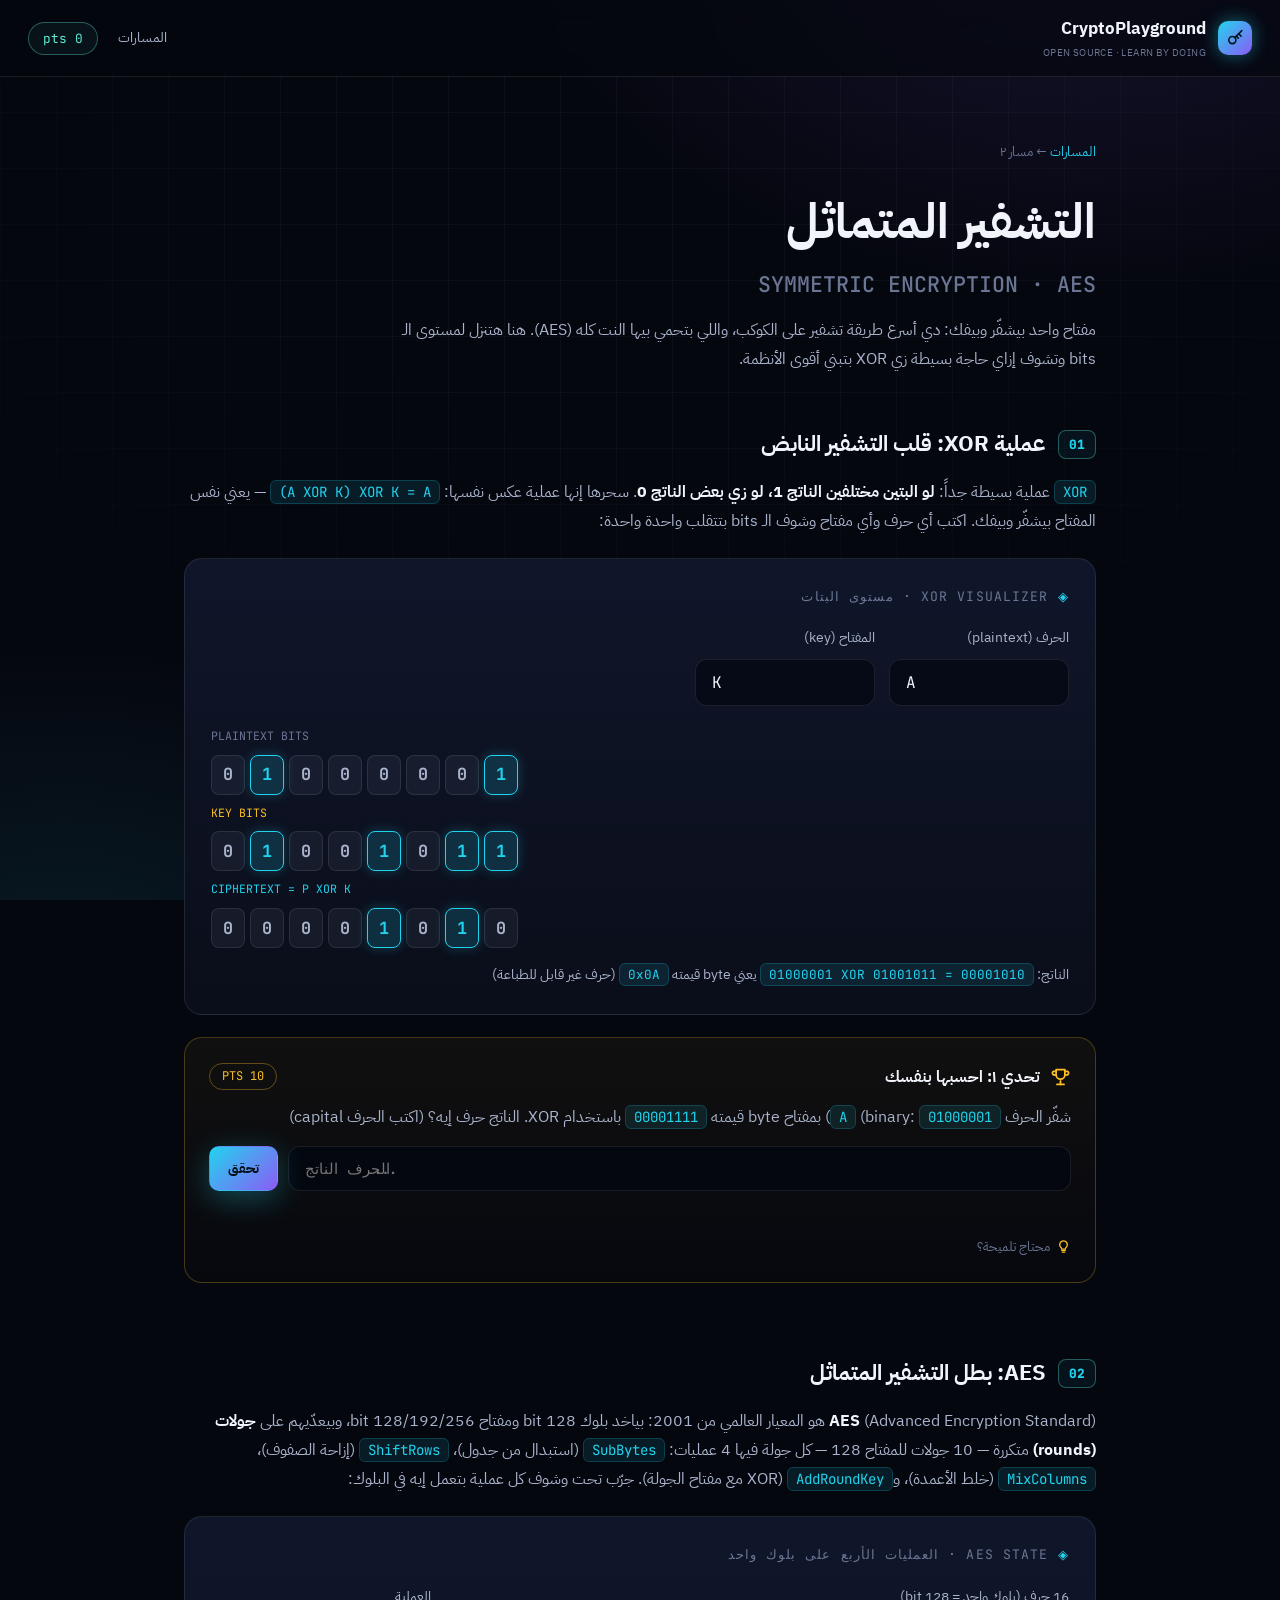
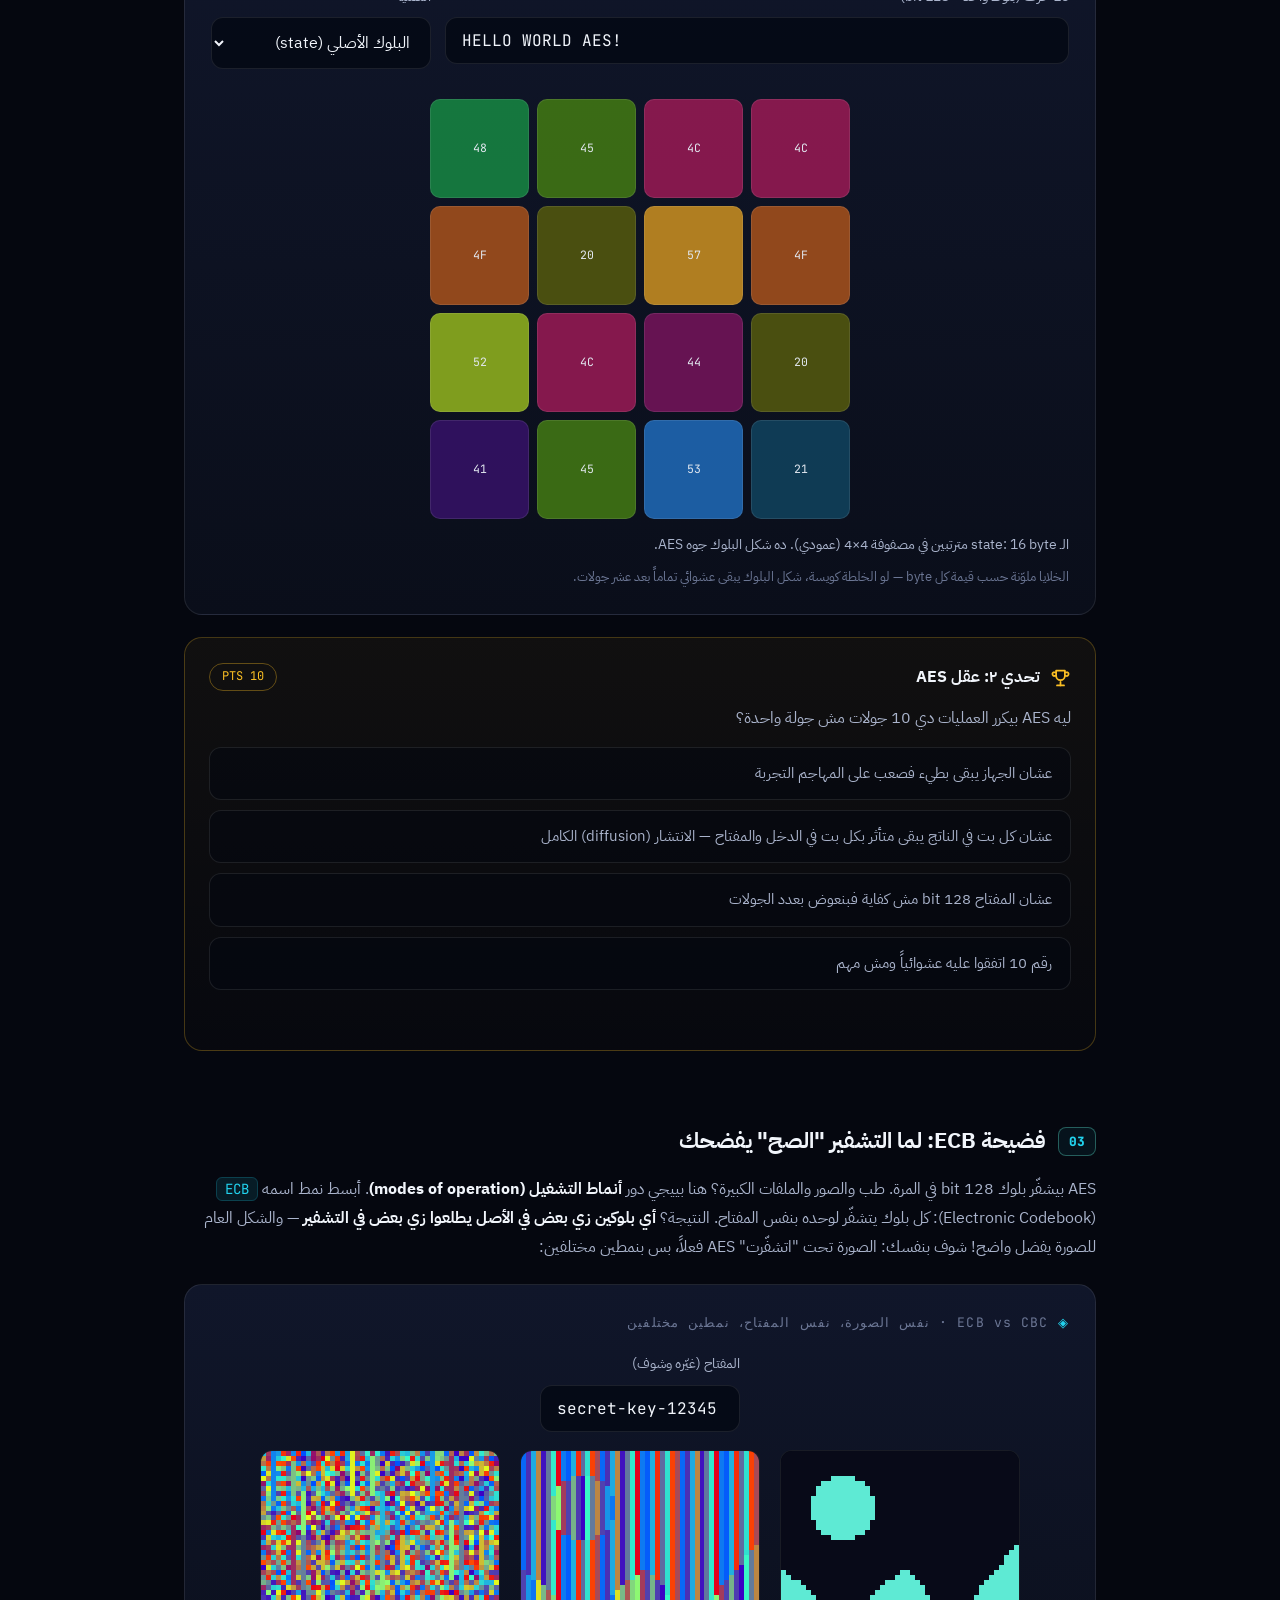
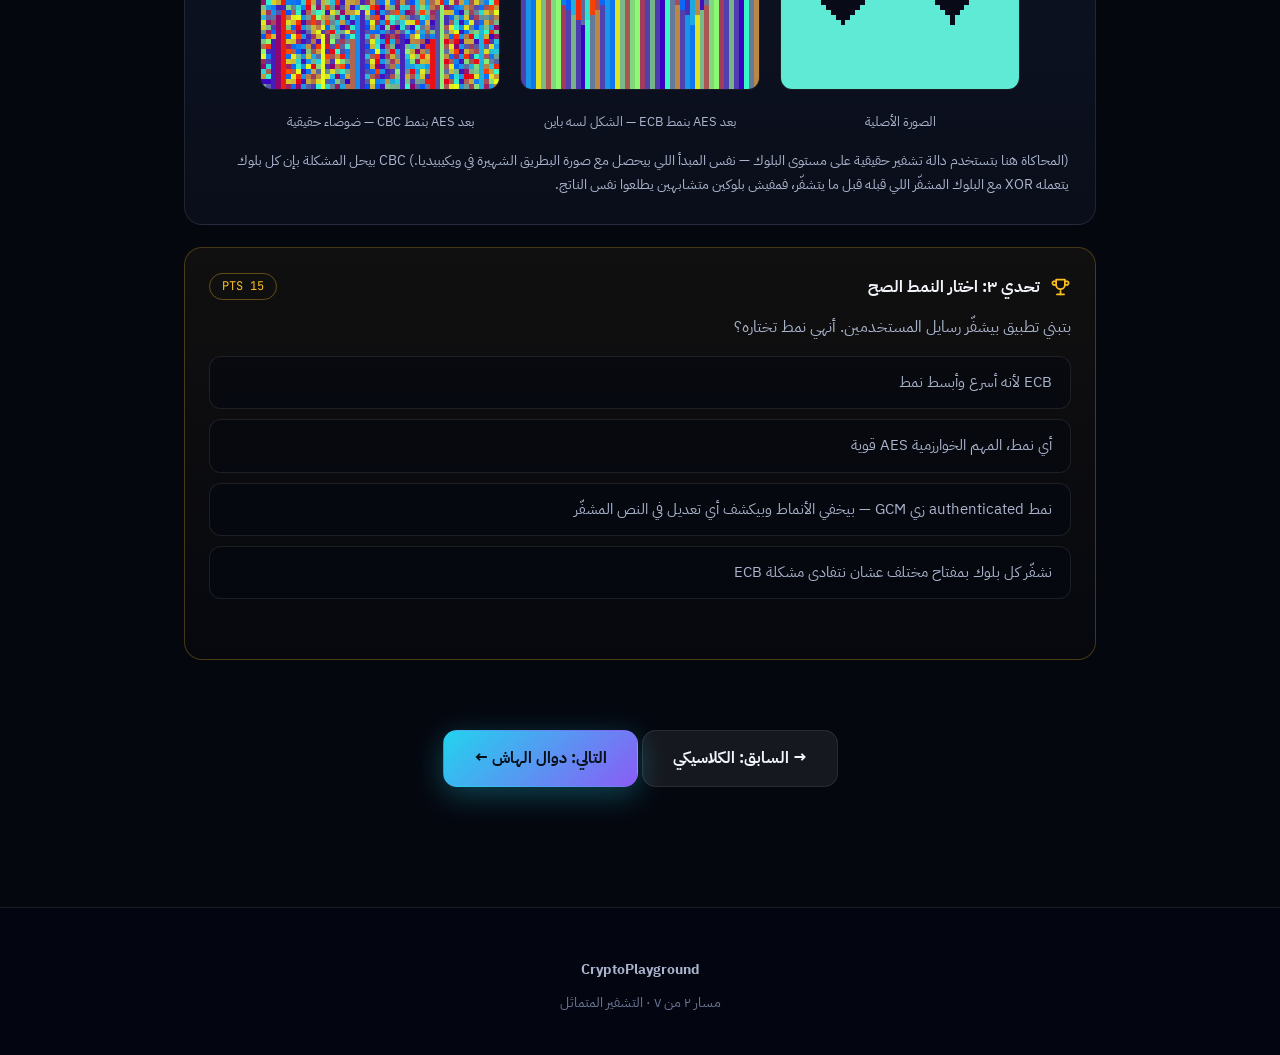
<file: modules/symmetric.html>
<!DOCTYPE html>
<html lang="ar" dir="rtl">
<head>
<meta charset="UTF-8">
<meta name="viewport" content="width=device-width, initial-scale=1.0">
<title>التشفير المتماثل — CryptoPlayground</title>
<link rel="preconnect" href="https://fonts.googleapis.com">
<link rel="preconnect" href="https://fonts.gstatic.com" crossorigin>
<link href="https://fonts.googleapis.com/css2?family=IBM+Plex+Sans+Arabic:wght@300;400;500;600;700&family=JetBrains+Mono:wght@400;700;800&display=swap" rel="stylesheet">
<link rel="stylesheet" href="../assets/css/main.css">
</head>
<body>
<div class="bg-fx"></div>

<nav class="nav">
  <a class="brand" href="../index.html">
    <span class="logo-mark"><i class="ic" data-icon="logo"></i></span>
    <span>CryptoPlayground<small>OPEN SOURCE · LEARN BY DOING</small></span>
  </a>
  <div class="nav-links">
    <a href="../index.html#modules">المسارات</a>
    <span class="nav-score" data-score>0 pts</span>
  </div>
</nav>

<header class="lab-hero">
  <div class="crumbs"><a href="../index.html#modules">المسارات</a> ← مسار ٢</div>
  <h1>التشفير المتماثل <span class="en">SYMMETRIC ENCRYPTION · AES</span></h1>
  <p>مفتاح واحد بيشفّر وبيفك: دي أسرع طريقة تشفير على الكوكب، واللي بتحمي بيها النت كله (AES). هنا هتنزل لمستوى الـ bits وتشوف إزاي حاجة بسيطة زي XOR بتبني أقوى الأنظمة.</p>
</header>

<main class="lab-body">

  <!-- ===================== LESSON 1: XOR ===================== -->
  <section class="lesson reveal">
    <h2><span class="num">01</span> عملية XOR: قلب التشفير النابض</h2>
    <p>
      <span class="inline-code">XOR</span> عملية بسيطة جداً: <b>لو البتين مختلفين الناتج 1، لو زي بعض الناتج 0</b>.
      سحرها إنها عملية عكس نفسها: <span class="inline-code">(A XOR K) XOR K = A</span> — يعني نفس المفتاح بيشفّر وبيفك.
      اكتب أي حرف وأي مفتاح وشوف الـ bits بتتقلب واحدة واحدة:
    </p>

    <div class="widget">
      <div class="widget-title">XOR VISUALIZER · مستوى البتات</div>
      <div class="field-row">
        <div class="field" style="max-width:160px">
          <label>الحرف (plaintext)</label>
          <input type="text" id="xor-char" class="mono" value="A" maxlength="1">
        </div>
        <div class="field" style="max-width:160px">
          <label>المفتاح (key)</label>
          <input type="text" id="xor-key" class="mono" value="K" maxlength="1">
        </div>
      </div>
      <div style="direction:ltr">
        <div class="bit-label">PLAINTEXT BITS</div>
        <div class="bit-row" id="xor-row-p"></div>
        <div class="bit-label" style="color:var(--amber)">KEY BITS</div>
        <div class="bit-row" id="xor-row-k"></div>
        <div class="bit-label" style="color:var(--cyan)">CIPHERTEXT = P XOR K</div>
        <div class="bit-row" id="xor-row-c"></div>
      </div>
      <p style="margin-top:14px;font-size:0.9rem;color:var(--text-mid)" id="xor-summary"></p>
    </div>

    <div class="exercise" data-ex-id="sy-1" data-answer-hash="1b16b1df538ba12dc3f97edbb85caa7050d46c148134290feba80f8236c83db9" data-pts="10">
      <div class="ex-head"><span class="ex-title">تحدي ١: احسبها بنفسك</span><span class="ex-pts">10 PTS</span></div>
      <p class="q">شفّر الحرف <span class="inline-code">A</span> (binary: <span class="inline-code">01000001</span>) بمفتاح byte قيمته <span class="inline-code">00001111</span> باستخدام XOR. الناتج حرف إيه؟ (اكتب الحرف capital)</p>
      <div class="ex-row">
        <input type="text" placeholder="الحرف الناتج..." maxlength="1" data-ex-input>
        <button class="btn btn-primary btn-sm" data-check>تحقق</button>
      </div>
      <div class="ex-feedback"></div>
      <div class="ex-hint">محتاج تلميحة؟
        <span class="hint-body">اعمل XOR بت ببت: 01000001 XOR 00001111 = 01001110 = 0x4E. جرّب تكتب حرف في الـ visualizer فوق يديك نفس الـ bits ولقّي الحرف.</span>
      </div>
    </div>
  </section>

  <!-- ===================== LESSON 2: AES ===================== -->
  <section class="lesson reveal">
    <h2><span class="num">02</span> AES: بطل التشفير المتماثل</h2>
    <p>
      <b>AES</b> (Advanced Encryption Standard) هو المعيار العالمي من 2001: بياخد بلوك 128 bit ومفتاح 128/192/256 bit،
      وبيعدّيهم على <b>جولات (rounds)</b> متكررة — 10 جولات للمفتاح 128 — كل جولة فيها 4 عمليات:
      <span class="inline-code">SubBytes</span> (استبدال من جدول)، <span class="inline-code">ShiftRows</span> (إزاحة الصفوف)،
      <span class="inline-code">MixColumns</span> (خلط الأعمدة)، و<span class="inline-code">AddRoundKey</span> (XOR مع مفتاح الجولة).
      جرّب تحت وشوف كل عملية بتعمل إيه في البلوك:
    </p>

    <div class="widget">
      <div class="widget-title">AES STATE · العمليات الأربع على بلوك واحد</div>
      <div class="field-row">
        <div class="field">
          <label>16 حرف (بلوك واحد = 128 bit)</label>
          <input type="text" id="aes-input" class="mono" value="HELLO WORLD AES!" maxlength="16">
        </div>
        <div class="field" style="max-width:220px">
          <label>العملية</label>
          <select id="aes-op" style="width:100%">
            <option value="orig">البلوك الأصلي (state)</option>
            <option value="sub">SubBytes — الاستبدال</option>
            <option value="shift">ShiftRows — إزاحة الصفوف</option>
            <option value="mix">MixColumns — خلط الأعمدة</option>
            <option value="key">AddRoundKey — XOR مع المفتاح</option>
          </select>
        </div>
      </div>
      <div id="aes-grid" style="display:grid;grid-template-columns:repeat(4,1fr);gap:8px;direction:ltr;max-width:420px;margin:14px auto"></div>
      <p style="margin-top:10px;font-size:0.85rem;color:var(--text-mid)" id="aes-explain"></p>
      <p style="margin-top:8px;font-size:0.8rem;color:var(--text-low)">الخلايا ملوّنة حسب قيمة كل byte — لو الخلطة كويسة، شكل البلوك يبقى عشوائي تماماً بعد عشر جولات.</p>
    </div>

    <div class="exercise" data-ex-id="sy-2" data-mcq data-pts="10">
      <div class="ex-head"><span class="ex-title">تحدي ٢: عقل AES</span><span class="ex-pts">10 PTS</span></div>
      <p class="q">ليه AES بيكرر العمليات دي 10 جولات مش جولة واحدة؟</p>
      <div class="mcq-options">
        <div class="mcq-opt">عشان الجهاز يبقى بطيء فصعب على المهاجم التجربة</div>
        <div class="mcq-opt" data-correct>عشان كل بت في الناتج يبقى متأثر بكل بت في الدخل والمفتاح — الانتشار (diffusion) الكامل</div>
        <div class="mcq-opt">عشان المفتاح 128 bit مش كفاية فبنعوض بعدد الجولات</div>
        <div class="mcq-opt">رقم 10 اتفقوا عليه عشوائياً ومش مهم</div>
      </div>
      <div class="ex-feedback"></div>
    </div>
  </section>

  <!-- ===================== LESSON 3: ECB vs CBC ===================== -->
  <section class="lesson reveal">
    <h2><span class="num">03</span> فضيحة ECB: لما التشفير "الصح" يفضحك</h2>
    <p>
      AES بيشفّر بلوك 128 bit في المرة. طب والصور والملفات الكبيرة؟ هنا بييجي دور <b>أنماط التشغيل (modes of operation)</b>.
      أبسط نمط اسمه <span class="inline-code">ECB</span> (Electronic Codebook): كل بلوك يتشفّر لوحده بنفس المفتاح.
      النتيجة؟ <b>أي بلوكين زي بعض في الأصل يطلعوا زي بعض في التشفير</b> — والشكل العام للصورة يفضل واضح!
      شوف بنفسك: الصورة تحت "اتشفّرت" AES فعلاً، بس بنمطين مختلفين:
    </p>

    <div class="widget">
      <div class="widget-title">ECB vs CBC · نفس الصورة، نفس المفتاح، نمطين مختلفين</div>
      <div class="field" style="max-width:200px;margin:0 auto 18px">
        <label>المفتاح (غيّره وشوف)</label>
        <input type="text" id="ecb-key" class="mono" value="secret-key-12345" maxlength="24">
      </div>
      <div class="ecb-wrap">
        <div class="ecb-pane"><canvas id="cv-orig" width="48" height="48"></canvas><div class="cap">الصورة الأصلية</div></div>
        <div class="ecb-pane"><canvas id="cv-ecb" width="48" height="48"></canvas><div class="cap">بعد AES بنمط ECB — الشكل لسه باين</div></div>
        <div class="ecb-pane"><canvas id="cv-cbc" width="48" height="48"></canvas><div class="cap">بعد AES بنمط CBC — ضوضاء حقيقية</div></div>
      </div>
      <p style="margin-top:16px;font-size:0.85rem;color:var(--text-mid)">
        (المحاكاة هنا بتستخدم دالة تشفير حقيقية على مستوى البلوك — نفس المبدأ اللي بيحصل مع صورة البطريق الشهيرة في ويكيبيديا.)
        CBC بيحل المشكلة بإن كل بلوك يتعمله XOR مع البلوك المشفّر اللي قبله قبل ما يتشفّر، فمفيش بلوكين متشابهين يطلعوا نفس الناتج.
      </p>
    </div>

    <div class="exercise" data-ex-id="sy-3" data-mcq data-pts="15">
      <div class="ex-head"><span class="ex-title">تحدي ٣: اختار النمط الصح</span><span class="ex-pts">15 PTS</span></div>
      <p class="q">بتبني تطبيق بيشفّر رسايل المستخدمين. أنهي نمط تختاره؟</p>
      <div class="mcq-options">
        <div class="mcq-opt">ECB لأنه أسرع وأبسط نمط</div>
        <div class="mcq-opt">أي نمط، المهم الخوارزمية AES قوية</div>
        <div class="mcq-opt" data-correct>نمط authenticated زي GCM — بيخفي الأنماط وبيكشف أي تعديل في النص المشفّر</div>
        <div class="mcq-opt">نشفّر كل بلوك بمفتاح مختلف عشان نتفادى مشكلة ECB</div>
      </div>
      <div class="ex-feedback"></div>
    </div>
  </section>

  <div style="text-align:center;margin-top:40px">
    <a class="btn btn-ghost" href="classical.html">→ السابق: الكلاسيكي</a>
    <a class="btn btn-primary" href="hashing.html">التالي: دوال الهاش ←</a>
  </div>
</main>

<footer class="footer">
  <div class="f-brand">CryptoPlayground</div>
  <p>مسار ٢ من ٧ · التشفير المتماثل</p>
</footer>

<script src="../assets/js/lab.js"></script>
<script>
(function () {
  "use strict";

  /* ---------- XOR visualizer ---------- */
  const xc = document.getElementById("xor-char");
  const xk = document.getElementById("xor-key");
  const rows = { p: document.getElementById("xor-row-p"), k: document.getElementById("xor-row-k"), c: document.getElementById("xor-row-c") };
  const sum = document.getElementById("xor-summary");
  let prevC = "";

  function bitsOf(ch) {
    return (ch.charCodeAt(0) & 0xff).toString(2).padStart(8, "0");
  }
  function paintBits(el, bits, changedFrom) {
    el.innerHTML = bits.split("").map((b, i) => {
      const changed = changedFrom && changedFrom[i] !== b;
      return '<span class="bit' + (b === "1" ? " on" : "") + (changed ? " changed" : "") + '">' + b + "</span>";
    }).join("");
  }
  function updateXor() {
    const pc = (xc.value || "A")[0];
    const kc = (xk.value || "\0")[0];
    const pb = bitsOf(pc), kb = bitsOf(kc);
    const cb = pb.split("").map((b, i) => b === kb[i] ? "0" : "1").join("");
    paintBits(rows.p, pb); paintBits(rows.k, kb); paintBits(rows.c, cb, prevC);
    prevC = cb;
    const cChar = String.fromCharCode(parseInt(cb, 2));
    const printable = parseInt(cb, 2) >= 33 && parseInt(cb, 2) <= 126;
    sum.innerHTML = "الناتج: <span class='inline-code'>" + pb + " XOR " + kb + " = " + cb + "</span> يعني byte قيمته <span class='inline-code'>0x" +
      parseInt(cb, 2).toString(16).toUpperCase().padStart(2, "0") + "</span>" +
      (printable ? " = الحرف <b style='color:var(--cyan)'>" + cChar + "</b>" : " (حرف غير قابل للطباعة)");
  }
  xc.addEventListener("input", updateXor);
  xk.addEventListener("input", updateXor);
  updateXor();

  /* ---------- AES state grid ---------- */
  const SBOX = [];
  (function buildSbox() { // deterministic visual substitute of the AES S-box
    let s = 1;
    for (let i = 0; i < 256; i++) { s = (s * 33 + 101) & 0xff; SBOX.push((s ^ (i * 7 + 19)) & 0xff); }
  })();
  const aesIn = document.getElementById("aes-input");
  const aesOp = document.getElementById("aes-op");
  const aesGrid = document.getElementById("aes-grid");
  const aesExplain = document.getElementById("aes-explain");
  const explains = {
    orig: "الـ state: 16 byte مترتبين في مصفوفة 4×4 (عمودي). ده شكل البلوك جوه AES.",
    sub: "SubBytes: كل byte بيتبدل بقيمة من جدول ثابت (S-box) — دي خطوة الـ non-linearity اللي بتكسر أي علاقة خطية بين الدخل والخرج.",
    shift: "ShiftRows: الصف التاني يتحرك خانة شمال، التالت خانتين، الرابع تلاتة — عشان البيانات تنتشر بين الأعمدة.",
    mix: "MixColumns: كل عمود بيتخلط رياضياً (ضرب مصفوفة في GF(2⁸)) — تغيير byte واحد يأثر على الأربعة.",
    key: "AddRoundKey: XOR بين الـ state ومفتاح الجولة — دي الخطوة الوحيدة اللي المفتاح بيدخل فيها فعلياً!"
  };

  function cell(byte) {
    const hue = (byte * 137) % 360;
    return '<div style="aspect-ratio:1;border-radius:10px;display:grid;place-items:center;' +
      "background:hsl(" + hue + " 70% " + (18 + (byte % 30)) + "% / 0.9);border:1px solid var(--stroke);" +
      'font-family:var(--font-mono);font-size:0.72rem;color:#e2e8f0">' +
      byte.toString(16).toUpperCase().padStart(2, "0") + "</div>";
  }
  function updateAes() {
    let text = aesIn.value.padEnd(16, " ").slice(0, 16);
    let bytes = [...text].map(c => c.charCodeAt(0) & 0xff);
    const op = aesOp.value;
    if (op === "sub") bytes = bytes.map(b => SBOX[b]);
    else if (op === "shift") {
      // state is column-major: index = row + 4*col ; shift row r left by r
      const out = new Array(16);
      for (let r = 0; r < 4; r++) for (let c = 0; c < 4; c++) out[r + 4 * c] = bytes[r + 4 * ((c + r) % 4)];
      bytes = out;
    } else if (op === "mix") {
      for (let c = 0; c < 4; c++) {
        const i = 4 * c, a = bytes[i], b = bytes[i + 1], d = bytes[i + 2], e = bytes[i + 3];
        bytes[i] = (2 * a ^ 3 * b ^ d ^ e) & 0xff;
        bytes[i + 1] = (a ^ 2 * b ^ 3 * d ^ e) & 0xff;
        bytes[i + 2] = (a ^ b ^ 2 * d ^ 3 * e) & 0xff;
        bytes[i + 3] = (3 * a ^ b ^ d ^ 2 * e) & 0xff;
      }
    } else if (op === "key") {
      bytes = bytes.map((b, i) => b ^ ((i * 31 + 7) & 0xff));
    }
    aesGrid.innerHTML = bytes.map(cell).join("");
    aesExplain.textContent = explains[op];
  }
  aesIn.addEventListener("input", updateAes);
  aesOp.addEventListener("change", updateAes);
  updateAes();

  /* ---------- ECB vs CBC canvas demo ---------- */
  const keyIn = document.getElementById("ecb-key");
  const SIZE = 48;
  // draw a simple "penguin-like" glyph: moon + mountains pattern
  function sourcePixels() {
    const px = new Uint8Array(SIZE * SIZE);
    for (let y = 0; y < SIZE; y++) for (let x = 0; x < SIZE; x++) {
      let v = 0;
      // moon
      const dx = x - 12, dy = y - 11;
      if (dx * dx + dy * dy < 42) v = 1;
      // mountains
      const m1 = 34 - Math.abs(x - 12) * 0.9;
      const m2 = 34 - Math.abs(x - 34) * 1.2;
      if (y > Math.max(m1, m2)) v = 1;
      // ground
      if (y > 40) v = 1;
      px[y * SIZE + x] = v;
    }
    return px;
  }
  // deterministic block cipher simulation: 16-byte blocks, FNV-ish + key mixing
  function blockEncrypt(block, keyBytes, tweak) {
    const out = new Uint8Array(16);
    for (let i = 0; i < 16; i++) {
      let v = block[i] ^ keyBytes[i % keyBytes.length] ^ tweak;
      v = ((v * 16777619) >>> ((i * 3) % 13)) & 0xff;
      out[i] = v ^ SBOX[(v + i * 17) & 0xff];
    }
    return out;
  }
  function draw() {
    const px = sourcePixels();
    const keyBytes = [...keyIn.value].map(c => c.charCodeAt(0) & 0xff);
    if (!keyBytes.length) keyBytes.push(7);
    const blocks = [];
    for (let i = 0; i < px.length; i += 16) {
      const b = new Uint8Array(16);
      for (let j = 0; j < 16; j++) b[j] = (px[i + j] || 0) * 200; // identical pixel runs -> identical blocks (ECB's flaw)
      blocks.push(b);
    }
    const ecb = [], cbc = [];
    let prev = new Uint8Array(16).fill(99); // IV
    blocks.forEach(b => {
      ecb.push(blockEncrypt(b, keyBytes, 0));
      const mixed = b.map((v, i) => v ^ prev[i]);
      const enc = blockEncrypt(mixed, keyBytes, 0);
      cbc.push(enc);
      prev = enc;
    });
    function render(canvasId, encBlocks) {
      const cv = document.getElementById(canvasId);
      const ctx = cv.getContext("2d");
      const img = ctx.createImageData(SIZE, SIZE);
      encBlocks.forEach((b, bi) => {
        for (let j = 0; j < 16; j++) {
          const pi = bi * 16 + j;
          if (pi >= SIZE * SIZE) break;
          const v = b[j];
          img.data[pi * 4] = v;
          img.data[pi * 4 + 1] = (v * 3 + 80) % 255;
          img.data[pi * 4 + 2] = 255 - v;
          img.data[pi * 4 + 3] = 255;
        }
      });
      ctx.putImageData(img, 0, 0);
    }
    // original in cyan scale
    (function renderOrig() {
      const cv = document.getElementById("cv-orig");
      const ctx = cv.getContext("2d");
      const img = ctx.createImageData(SIZE, SIZE);
      px.forEach((v, i) => {
        img.data[i * 4] = v ? 94 : 8;
        img.data[i * 4 + 1] = v ? 234 : 10;
        img.data[i * 4 + 2] = v ? 212 : 24;
        img.data[i * 4 + 3] = 255;
      });
      ctx.putImageData(img, 0, 0);
    })();
    render("cv-ecb", ecb);
    render("cv-cbc", cbc);
  }
  keyIn.addEventListener("input", draw);
  draw();
})();
</script>
</body>
</html>
</file>
<file: assets/css/main.css>
/* ============================================================
   CryptoPlayground — main stylesheet
   Dark glassmorphism + neon accents, RTL-first, Arabic typography
   ============================================================ */

:root {
  --bg-0: #05070f;
  --bg-1: #0a0e1a;
  --bg-2: #10162a;
  --glass: rgba(255, 255, 255, 0.04);
  --glass-strong: rgba(255, 255, 255, 0.07);
  --stroke: rgba(255, 255, 255, 0.09);
  --stroke-bright: rgba(94, 234, 212, 0.35);
  --text-hi: #f1f5fb;
  --text-mid: #aab4cc;
  --text-low: #6b7694;
  --cyan: #22d3ee;
  --teal: #5eead4;
  --violet: #8b5cf6;
  --pink: #f472b6;
  --amber: #fbbf24;
  --green: #34d399;
  --red: #fb7185;
  --radius: 18px;
  --font-ar: "IBM Plex Sans Arabic", "Cairo", system-ui, sans-serif;
  --font-mono: "JetBrains Mono", "IBM Plex Mono", monospace;
}

* { box-sizing: border-box; margin: 0; padding: 0; }

html { scroll-behavior: smooth; }

body {
  background: var(--bg-0);
  color: var(--text-hi);
  font-family: var(--font-ar);
  line-height: 1.8;
  overflow-x: hidden;
  min-height: 100vh;
}

::selection { background: rgba(34, 211, 238, 0.35); }

/* Ambient background: grid + glows */
.bg-fx {
  position: fixed; inset: 0; z-index: -2; pointer-events: none;
  background:
    radial-gradient(60rem 40rem at 85% -10%, rgba(139, 92, 246, 0.14), transparent 60%),
    radial-gradient(50rem 36rem at 5% 110%, rgba(34, 211, 238, 0.10), transparent 60%),
    var(--bg-0);
}
.bg-fx::after {
  content: ""; position: absolute; inset: 0;
  background-image:
    linear-gradient(rgba(148, 163, 184, 0.05) 1px, transparent 1px),
    linear-gradient(90deg, rgba(148, 163, 184, 0.05) 1px, transparent 1px);
  background-size: 56px 56px;
  mask-image: radial-gradient(70rem 50rem at 50% 20%, #000 30%, transparent 80%);
}

/* inline SVG icons — never font-dependent */
.ic { display: inline-grid; place-items: center; width: 1em; height: 1em; vertical-align: -0.12em; flex: none; }
.ic svg { width: 100%; height: 100%; display: block; }
.btn .ic { width: 19px; height: 19px; }
.logo-mark .ic { width: 19px; height: 19px; color: #04121a; }
.m-icon .ic { width: 26px; height: 26px; color: var(--cyan); }
.f-icon .ic { width: 24px; height: 24px; color: var(--cyan); }

/* ---------- Nav ---------- */
.nav {
  position: fixed; top: 0; right: 0; left: 0; z-index: 50;
  display: flex; align-items: center; justify-content: space-between;
  padding: 14px 28px;
  background: rgba(5, 7, 15, 0.72);
  backdrop-filter: blur(14px);
  border-bottom: 1px solid var(--stroke);
}
.brand {
  display: flex; align-items: center; gap: 12px;
  font-weight: 700; font-size: 1.05rem; color: var(--text-hi);
  text-decoration: none;
}
.brand .logo-mark {
  width: 34px; height: 34px; border-radius: 10px;
  display: grid; place-items: center;
  background: linear-gradient(135deg, var(--cyan), var(--violet));
  box-shadow: 0 0 18px rgba(34, 211, 238, 0.45);
  font-family: var(--font-mono); font-size: 1rem; color: #04121a; font-weight: 800;
}
.brand small { display: block; font-size: 0.62rem; color: var(--text-low); font-weight: 400; letter-spacing: 0.04em; }
.nav-links { display: flex; gap: 6px; align-items: center; }
.nav-links a {
  color: var(--text-mid); text-decoration: none; font-size: 0.9rem;
  padding: 8px 14px; border-radius: 10px; transition: 0.25s;
}
.nav-links a:hover, .nav-links a.active { color: var(--text-hi); background: var(--glass-strong); }
.nav-score {
  font-family: var(--font-mono); font-size: 0.8rem; color: var(--teal);
  border: 1px solid var(--stroke-bright); border-radius: 999px; padding: 4px 14px;
  background: rgba(94, 234, 212, 0.06);
}

/* ---------- Hero ---------- */
.hero {
  position: relative; min-height: 92vh;
  display: grid; place-items: center;
  padding: 120px 24px 80px;
}
#hero-3d { position: absolute; inset: 0; z-index: -1; }
.hero-inner { text-align: center; max-width: 880px; }
.hero-badge {
  display: inline-flex; align-items: center; gap: 8px;
  font-size: 0.8rem; color: var(--teal);
  border: 1px solid var(--stroke-bright); border-radius: 999px;
  padding: 6px 18px; margin-bottom: 26px;
  background: rgba(94, 234, 212, 0.05);
  animation: float 5s ease-in-out infinite;
}
.hero-badge .dot { width: 7px; height: 7px; border-radius: 50%; background: var(--teal); box-shadow: 0 0 10px var(--teal); }
.hero h1 {
  font-size: clamp(2.2rem, 6vw, 4.2rem);
  font-weight: 800; line-height: 1.25; margin-bottom: 20px;
  background: linear-gradient(120deg, #f8fafc 30%, var(--cyan) 55%, var(--violet) 80%);
  -webkit-background-clip: text; background-clip: text; color: transparent;
}
.hero p.lead { color: var(--text-mid); font-size: clamp(1rem, 2vw, 1.2rem); max-width: 640px; margin: 0 auto 36px; }
.hero p.lead code, .inline-code {
  font-family: var(--font-mono); font-size: 0.88em;
  background: rgba(34, 211, 238, 0.1); color: var(--cyan);
  padding: 2px 8px; border-radius: 6px; border: 1px solid rgba(34, 211, 238, 0.2);
  direction: ltr; unicode-bidi: embed;
}
.hero-cta { display: flex; gap: 14px; justify-content: center; flex-wrap: wrap; }
.btn {
  display: inline-flex; align-items: center; gap: 10px;
  padding: 13px 30px; border-radius: 14px; font-family: var(--font-ar);
  font-size: 1rem; font-weight: 700; text-decoration: none; cursor: pointer;
  border: 1px solid transparent; transition: 0.25s; color: var(--text-hi);
  background: var(--glass-strong);
}
.btn-primary {
  background: linear-gradient(135deg, var(--cyan), var(--violet));
  color: #051018; box-shadow: 0 8px 30px rgba(34, 211, 238, 0.3);
}
.btn-primary:hover { transform: translateY(-3px); box-shadow: 0 14px 40px rgba(139, 92, 246, 0.45); }
.btn-ghost { border-color: var(--stroke); }
.btn-ghost:hover { border-color: var(--stroke-bright); background: rgba(94, 234, 212, 0.06); }
.btn-sm { padding: 8px 18px; font-size: 0.88rem; border-radius: 10px; }

.scroll-hint {
  position: absolute; bottom: 26px; left: 50%; transform: translateX(-50%);
  color: var(--text-low); font-size: 0.75rem; letter-spacing: 0.2em;
  animation: float 3s ease-in-out infinite;
}
@keyframes float { 0%,100% { transform: translateY(0);} 50% { transform: translateY(-8px);} }
.scroll-hint { animation-name: floatX; }
@keyframes floatX { 0%,100% { transform: translate(-50%, 0);} 50% { transform: translate(-50%, -8px);} }

/* ---------- Sections & cards ---------- */
.section { max-width: 1180px; margin: 0 auto; padding: 90px 24px; }
.section-head { text-align: center; margin-bottom: 54px; }
.section-head .kicker {
  font-family: var(--font-mono); font-size: 0.78rem; color: var(--cyan);
  letter-spacing: 0.25em; text-transform: uppercase; direction: ltr; display: inline-block;
}
.section-head h2 { font-size: clamp(1.6rem, 4vw, 2.5rem); font-weight: 800; margin: 10px 0 14px; }
.section-head p { color: var(--text-mid); max-width: 620px; margin: 0 auto; }

.module-grid { display: grid; grid-template-columns: repeat(auto-fit, minmax(300px, 1fr)); gap: 22px; }
.module-card {
  position: relative; border-radius: var(--radius);
  border: 1px solid var(--stroke); background: var(--glass);
  padding: 28px; overflow: hidden;
  transition: transform 0.3s, border-color 0.3s, box-shadow 0.3s;
  text-decoration: none; color: var(--text-hi); display: block;
}
.module-card::before {
  content: ""; position: absolute; inset: 0; opacity: 0; transition: 0.4s;
  background: radial-gradient(24rem 16rem at var(--mx, 50%) var(--my, 0%), rgba(34, 211, 238, 0.1), transparent 70%);
}
.module-card:hover { transform: translateY(-6px); border-color: var(--stroke-bright); box-shadow: 0 18px 50px rgba(2, 8, 23, 0.7); }
.module-card:hover::before { opacity: 1; }
.module-card .m-icon {
  width: 52px; height: 52px; border-radius: 14px; display: grid; place-items: center;
  font-size: 1.5rem; margin-bottom: 18px;
  background: linear-gradient(135deg, rgba(34,211,238,0.16), rgba(139,92,246,0.16));
  border: 1px solid var(--stroke);
}
.module-card h3 { font-size: 1.15rem; font-weight: 700; margin-bottom: 8px; }
.module-card h3 .en { font-family: var(--font-mono); font-size: 0.78rem; color: var(--text-low); display: block; font-weight: 500; direction: ltr; text-align: right; }
.module-card p { color: var(--text-mid); font-size: 0.9rem; }
.module-card .m-meta { margin-top: 16px; display: flex; gap: 10px; align-items: center; font-size: 0.75rem; color: var(--text-low); }
.tag { border: 1px solid var(--stroke); border-radius: 999px; padding: 2px 12px; font-size: 0.72rem; color: var(--text-mid); }
.tag.live { color: var(--teal); border-color: var(--stroke-bright); background: rgba(94, 234, 212, 0.06); }
.tag.soon { color: var(--text-low); }
.module-card.locked { opacity: 0.55; cursor: default; }
.module-card.locked:hover { transform: none; border-color: var(--stroke); box-shadow: none; }

/* ---------- Feature strip ---------- */
.feature-grid { display: grid; grid-template-columns: repeat(auto-fit, minmax(230px, 1fr)); gap: 18px; }
.feature {
  border: 1px solid var(--stroke); border-radius: var(--radius);
  padding: 24px; background: var(--glass);
}
.feature .f-icon { font-size: 1.4rem; margin-bottom: 12px; }
.feature h4 { font-size: 0.98rem; margin-bottom: 6px; }
.feature p { color: var(--text-mid); font-size: 0.84rem; }

/* ---------- Module (lab) pages ---------- */
.lab-hero { padding: 140px 24px 40px; max-width: 960px; margin: 0 auto; }
.lab-hero .crumbs { font-size: 0.8rem; color: var(--text-low); margin-bottom: 16px; }
.lab-hero .crumbs a { color: var(--cyan); text-decoration: none; }
.lab-hero h1 { font-size: clamp(1.9rem, 5vw, 3rem); font-weight: 800; margin-bottom: 12px; }
.lab-hero h1 .en { display: block; font-family: var(--font-mono); font-size: 0.45em; color: var(--text-low); font-weight: 500; direction: ltr; text-align: right; }
.lab-hero p { color: var(--text-mid); max-width: 700px; }

.lab-body { max-width: 960px; margin: 0 auto; padding: 10px 24px 120px; }
.lesson { margin-bottom: 70px; }
.lesson > h2 {
  font-size: 1.4rem; font-weight: 800; margin-bottom: 14px;
  display: flex; align-items: center; gap: 12px;
}
.lesson > h2 .num {
  font-family: var(--font-mono); font-size: 0.8rem; color: var(--cyan);
  border: 1px solid var(--stroke-bright); border-radius: 8px; padding: 2px 10px;
  background: rgba(34, 211, 238, 0.06);
}
.lesson > p { color: var(--text-mid); margin-bottom: 18px; }
.lesson b, .lesson strong { color: var(--text-hi); }

.widget {
  border: 1px solid var(--stroke); border-radius: var(--radius);
  background: linear-gradient(180deg, var(--bg-2), var(--bg-1));
  padding: 26px; margin: 22px 0; position: relative; overflow: hidden;
}
.widget-title {
  display: flex; align-items: center; gap: 10px;
  font-size: 0.82rem; color: var(--text-low); margin-bottom: 18px;
  font-family: var(--font-mono); letter-spacing: 0.08em;
}
.widget-title::before { content: "◈"; color: var(--cyan); }

.field { margin-bottom: 16px; }
.field label { display: block; font-size: 0.85rem; color: var(--text-mid); margin-bottom: 8px; }
.field input[type="text"], .field textarea, .field select {
  width: 100%; background: rgba(2, 6, 17, 0.7); border: 1px solid var(--stroke);
  border-radius: 12px; color: var(--text-hi); padding: 12px 16px;
  font-family: var(--font-ar); font-size: 1rem; transition: 0.25s;
}
.field input.mono, .field textarea.mono { font-family: var(--font-mono); direction: ltr; text-align: left; }
.field input:focus, .field textarea:focus, .field select:focus {
  outline: none; border-color: var(--cyan); box-shadow: 0 0 0 3px rgba(34, 211, 238, 0.15);
}
.field-row { display: flex; gap: 14px; flex-wrap: wrap; }
.field-row .field { flex: 1; min-width: 180px; }

input[type="range"] { width: 100%; accent-color: var(--cyan); cursor: pointer; }
.range-val { font-family: var(--font-mono); color: var(--cyan); font-size: 1.1rem; }

.output-box {
  background: rgba(2, 6, 17, 0.8); border: 1px solid var(--stroke);
  border-radius: 12px; padding: 16px 18px; font-family: var(--font-mono);
  direction: ltr; text-align: left; word-break: break-all;
  color: var(--teal); font-size: 0.95rem; min-height: 52px;
}
.output-box .lbl { display: block; font-size: 0.68rem; color: var(--text-low); letter-spacing: 0.15em; margin-bottom: 6px; }

/* bit rows */
.bit-row { display: flex; gap: 5px; flex-wrap: wrap; direction: ltr; justify-content: flex-start; margin: 8px 0; }
.bit {
  width: 34px; height: 40px; border-radius: 8px; display: grid; place-items: center;
  font-family: var(--font-mono); font-size: 1.05rem; font-weight: 700;
  background: rgba(148, 163, 184, 0.08); border: 1px solid var(--stroke); color: var(--text-mid);
  transition: all 0.35s;
}
.bit.on { background: rgba(34, 211, 238, 0.16); border-color: var(--cyan); color: var(--cyan); box-shadow: 0 0 12px rgba(34, 211, 238, 0.25); }
.bit.changed { animation: bitflip 0.6s ease; }
@keyframes bitflip { 0% { transform: scale(1);} 40% { transform: scale(1.25); background: rgba(244, 114, 182, 0.25); border-color: var(--pink); color: var(--pink);} 100% { transform: scale(1);} }
.bit-label { font-family: var(--font-mono); font-size: 0.72rem; color: var(--text-low); direction: ltr; margin-top: 4px; }

/* Caesar wheel */
.wheel-wrap { display: flex; gap: 30px; align-items: center; flex-wrap: wrap; justify-content: center; }
#caesar-wheel { filter: drop-shadow(0 0 24px rgba(34, 211, 238, 0.15)); }

/* frequency bars */
.freq-bars { display: flex; align-items: flex-end; gap: 4px; height: 150px; direction: ltr; margin-top: 14px; }
.freq-bar { flex: 1; display: flex; flex-direction: column; align-items: center; justify-content: flex-end; height: 100%; }
.freq-bar .bar {
  width: 100%; border-radius: 5px 5px 0 0; min-height: 2px;
  background: linear-gradient(180deg, var(--cyan), rgba(34, 211, 238, 0.15));
  transition: height 0.4s ease;
}
.freq-bar.max .bar { background: linear-gradient(180deg, var(--pink), rgba(244, 114, 182, 0.2)); box-shadow: 0 0 14px rgba(244, 114, 182, 0.35); }
.freq-bar .ch { font-family: var(--font-mono); font-size: 0.68rem; color: var(--text-low); margin-top: 6px; }
.freq-bar.max .ch { color: var(--pink); font-weight: 700; }

/* avalanche grid */
.avalanche-grid { display: grid; grid-template-columns: repeat(32, 1fr); gap: 3px; direction: ltr; }
.avalanche-grid .cell { aspect-ratio: 1; border-radius: 3px; background: rgba(148, 163, 184, 0.1); transition: 0.3s; }
.avalanche-grid .cell.on { background: var(--cyan); box-shadow: 0 0 6px rgba(34, 211, 238, 0.5); }
.avalanche-grid .cell.diff { background: var(--pink); box-shadow: 0 0 8px rgba(244, 114, 182, 0.6); }

/* ECB canvas demo */
.eco-wrap, .ecb-wrap { display: flex; gap: 20px; flex-wrap: wrap; justify-content: center; }
.ecb-pane { text-align: center; }
.ecb-pane canvas { border-radius: 12px; border: 1px solid var(--stroke); image-rendering: pixelated; width: 240px; height: 240px; background: #02060f; }
.ecb-pane .cap { font-size: 0.8rem; color: var(--text-mid); margin-top: 10px; }

/* ---------- Exercises ---------- */
.exercise {
  border: 1px solid rgba(251, 191, 36, 0.25); border-radius: var(--radius);
  background: linear-gradient(180deg, rgba(251, 191, 36, 0.05), rgba(251, 191, 36, 0.01));
  padding: 24px; margin: 22px 0;
}
.exercise .ex-head { display: flex; align-items: center; justify-content: space-between; gap: 12px; margin-bottom: 12px; }
.exercise .ex-title { font-weight: 700; font-size: 1.02rem; display: flex; gap: 10px; align-items: center; }
.exercise .ex-title::before {
  content: ""; width: 21px; height: 21px; flex: none;
  background: url("data:image/svg+xml,%3Csvg xmlns='http://www.w3.org/2000/svg' viewBox='0 0 24 24' fill='none' stroke='%23fbbf24' stroke-width='2' stroke-linecap='round' stroke-linejoin='round'%3E%3Cpath d='M8 21h8'/%3E%3Cpath d='M12 17v4'/%3E%3Cpath d='M7 4h10v6a5 5 0 0 1-10 0z'/%3E%3Cpath d='M7 6H4a2 2 0 0 0 2 4h1'/%3E%3Cpath d='M17 6h3a2 2 0 0 1-2 4h-1'/%3E%3C/svg%3E") no-repeat center / contain;
}
.exercise .ex-pts { font-family: var(--font-mono); font-size: 0.75rem; color: var(--amber); border: 1px solid rgba(251, 191, 36, 0.35); border-radius: 999px; padding: 2px 12px; }
.exercise p.q { color: var(--text-mid); margin-bottom: 14px; }
.exercise .ex-row { display: flex; gap: 10px; flex-wrap: wrap; }
.exercise input {
  flex: 1; min-width: 220px; background: rgba(2, 6, 17, 0.7);
  border: 1px solid var(--stroke); border-radius: 12px; color: var(--text-hi);
  padding: 11px 16px; font-family: var(--font-mono); direction: ltr; text-align: left; font-size: 0.95rem;
}
.exercise input:focus { outline: none; border-color: var(--amber); box-shadow: 0 0 0 3px rgba(251, 191, 36, 0.12); }
.ex-feedback { margin-top: 12px; font-size: 0.9rem; min-height: 24px; font-weight: 600; }
.ex-feedback.ok { color: var(--green); }
.ex-feedback.bad { color: var(--red); }
.exercise.solved { border-color: rgba(52, 211, 153, 0.4); background: linear-gradient(180deg, rgba(52, 211, 153, 0.07), rgba(52, 211, 153, 0.01)); }
.exercise.solved .ex-title::before {
  background-image: url("data:image/svg+xml,%3Csvg xmlns='http://www.w3.org/2000/svg' viewBox='0 0 24 24' fill='none' stroke='%2334d399' stroke-width='2.4' stroke-linecap='round' stroke-linejoin='round'%3E%3Cpath d='M4 12.5 9.5 18 20 6'/%3E%3C/svg%3E");
}
.ex-hint { font-size: 0.8rem; color: var(--text-low); margin-top: 8px; cursor: pointer; user-select: none; }
.ex-hint::before {
  content: ""; display: inline-block; width: 15px; height: 15px; margin-inline-end: 6px; vertical-align: -3px;
  background: url("data:image/svg+xml,%3Csvg xmlns='http://www.w3.org/2000/svg' viewBox='0 0 24 24' fill='none' stroke='%23fbbf24' stroke-width='2' stroke-linecap='round' stroke-linejoin='round'%3E%3Cpath d='M9 18h6'/%3E%3Cpath d='M10 21h4'/%3E%3Cpath d='M12 3a6 6 0 0 0-4 10.5c.8.7 1 1.5 1 2.5h6c0-1 .2-1.8 1-2.5A6 6 0 0 0 12 3z'/%3E%3C/svg%3E") no-repeat center / contain;
}
.ex-hint:hover { color: var(--amber); }
.ex-hint .hint-body { display: none; margin-top: 6px; color: var(--text-mid); }
.ex-hint.open .hint-body { display: block; }

/* MCQ */
.mcq-options { display: grid; gap: 10px; margin-top: 6px; }
.mcq-opt {
  border: 1px solid var(--stroke); border-radius: 12px; padding: 12px 18px;
  background: rgba(2, 6, 17, 0.5); cursor: pointer; transition: 0.2s; font-size: 0.95rem;
  color: var(--text-mid); text-align: right;
}
.mcq-opt:hover { border-color: var(--stroke-bright); color: var(--text-hi); }
.mcq-opt.correct { border-color: var(--green); background: rgba(52, 211, 153, 0.1); color: var(--green); }
.mcq-opt.wrong { border-color: var(--red); background: rgba(251, 113, 133, 0.08); color: var(--red); }

/* ---------- Footer ---------- */
.footer {
  border-top: 1px solid var(--stroke); padding: 50px 24px 40px;
  text-align: center; color: var(--text-low); font-size: 0.85rem;
  background: rgba(2, 6, 17, 0.6);
}
.footer .f-brand { font-weight: 700; color: var(--text-mid); margin-bottom: 8px; }
.footer a { color: var(--cyan); text-decoration: none; }

/* toast */
#toast {
  position: fixed; bottom: 28px; left: 50%; transform: translate(-50%, 90px);
  background: linear-gradient(135deg, rgba(52, 211, 153, 0.95), rgba(34, 211, 238, 0.95));
  color: #04121a; font-weight: 700; padding: 13px 28px; border-radius: 14px;
  z-index: 100; transition: transform 0.45s cubic-bezier(0.2, 0.9, 0.3, 1.3);
  box-shadow: 0 12px 40px rgba(34, 211, 238, 0.35); font-size: 0.95rem;
}
#toast.show { transform: translate(-50%, 0); }

/* reveal on scroll */
.reveal { opacity: 0; transform: translateY(28px); transition: opacity 0.7s ease, transform 0.7s ease; }
.reveal.in { opacity: 1; transform: none; }

@media (max-width: 720px) {
  .nav { padding: 12px 16px; }
  .nav-links a:not(.keep) { display: none; }
  .section { padding: 60px 16px; }
  .lab-hero, .lab-body { padding-inline: 16px; }
  .bit { width: 28px; height: 34px; font-size: 0.9rem; }
}
</file>
